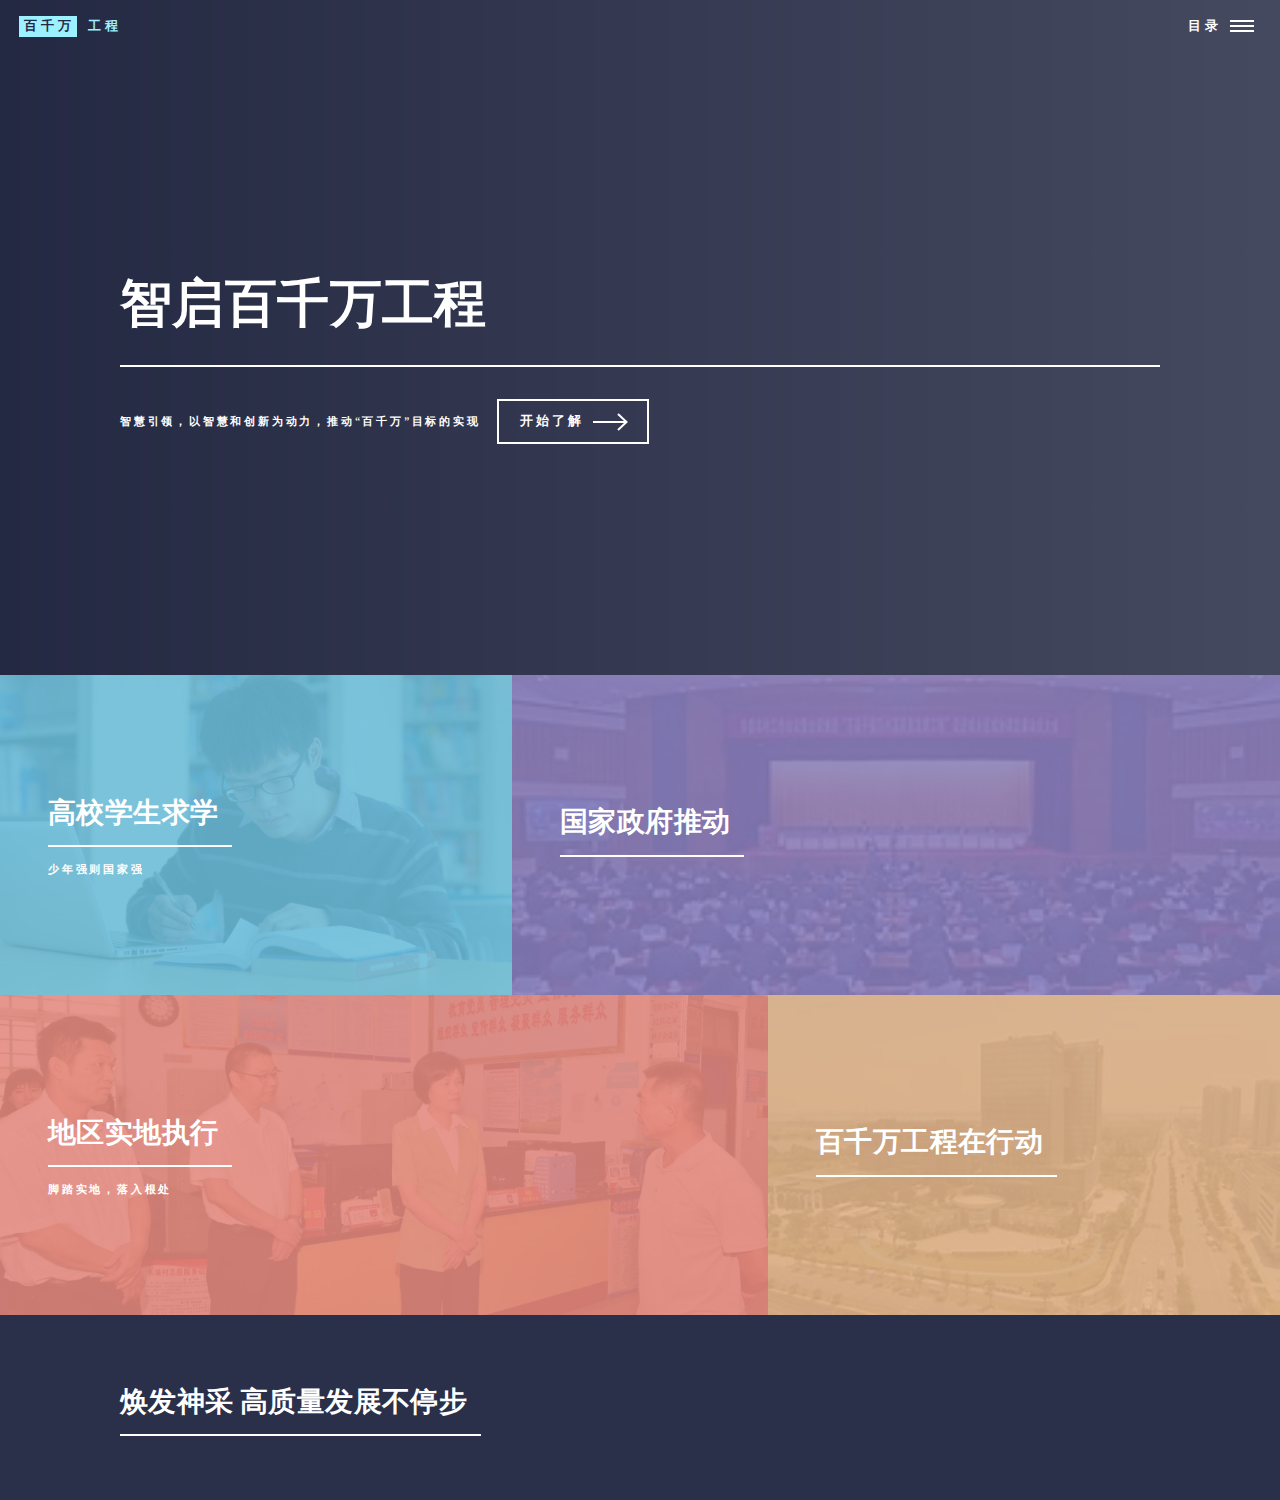
<file: webwork/index.html>
<!DOCTYPE HTML>
<!--
	Forty by HTML5 UP
	html5up.net | @ajlkn
	Free for personal and commercial use under the CCA 3.0 license (html5up.net/license)
-->
<html>
	<head>
		<title>智创百千万工程</title>
		<meta charset="utf-8" />
		<meta name="viewport" content="width=device-width, initial-scale=1, user-scalable=no" />
		<link rel="stylesheet" href="assets/css/main.css" />
		<noscript><link rel="stylesheet" href="assets/css/noscript.css" /></noscript>
	</head>
	<body class="is-preload">

		<!-- Wrapper -->
			<div id="wrapper">

				<!-- Header -->
					<header id="header" class="alt">
						<a href="index.html" class="logo"><strong>百千万</strong> <span>工程</span></a>
						<nav>
							<a href="#menu">目录</a>
						</nav>
					</header>

				<!-- Menu -->
					<nav id="menu">
						<ul class="links">
							<li><a href="index.html">首页</a></li>
							<li><a href="landing.html">高校学生</a></li>
							<li><a href="generic.html">国家政府</a></li>
							<li><a href="elements.html">基层地区</a></li>
							<li><a href="vision.html">百千万工程在行动</a></li>
						</ul>
					</nav>

				<!-- Banner -->
					<section id="banner" class="major">
						<div class="inner">
							<header class="major">
								<h1>智启百千万工程</h1>
							</header>
							<div class="content">
								<p>智慧引领，以智慧和创新为动力，推动“百千万”目标的实现</p>
								<ul class="actions">
									<li><a href="#one" class="button next scrolly">开始了解</a></li>
								</ul>
							</div>
						</div>
						<!-- <img src="images/scene.jpg" alt="test"> -->
					</section>

				<!-- Main -->
					<div id="main">

						<!-- One -->
							<section id="one" class="tiles">
								<article>
									<span class="image">
										<img src="images/stu.jpg" alt="" />
									</span>
									<header class="major">
										<h3><a href="landing.html" class="link">高校学生求学</a></h3>
										<p>少年强则国家强</p>
									</header>
								</article>
								<article>
									<span class="image">
										<img src="images/gov.jpg" alt="" />
									</span>
									<header class="major">
										<h3><a href="generic.html" class="link">国家政府推动</a></h3>
										<p></p>
									</header>
								</article>
								<article>
									<span class="image">
										<img src="images/region.jpg" alt="" />
									</span>
									<header class="major">
										<h3><a href="elements.html" class="link">地区实地执行</a></h3>
										<p>脚踏实地，落入根处</p>
									</header>
								</article>
								<article>
									<span class="image">
										<img src="images/gain.jpg" alt="" />
									</span>
									<header class="major">
										<h3><a href="vision.html" class="link">百千万工程在行动</a></h3>
										<p></p>
									</header>
								</article>
							</section>

						<!-- Two -->
							<section id="two">
								<div class="inner">
									<header class="major">
										<h2>焕发神采 高质量发展不停步</h2>
									</header>
									<p></p>
								</div>
							</section>

					</div>

				
		<!-- Scripts -->
			<script src="assets/js/jquery.min.js"></script>
			<script src="assets/js/jquery.scrolly.min.js"></script>
			<script src="assets/js/jquery.scrollex.min.js"></script>
			<script src="assets/js/browser.min.js"></script>
			<script src="assets/js/breakpoints.min.js"></script>
			<script src="assets/js/util.js"></script>
			<script src="assets/js/main.js"></script>

	</body>
</html>
</file>
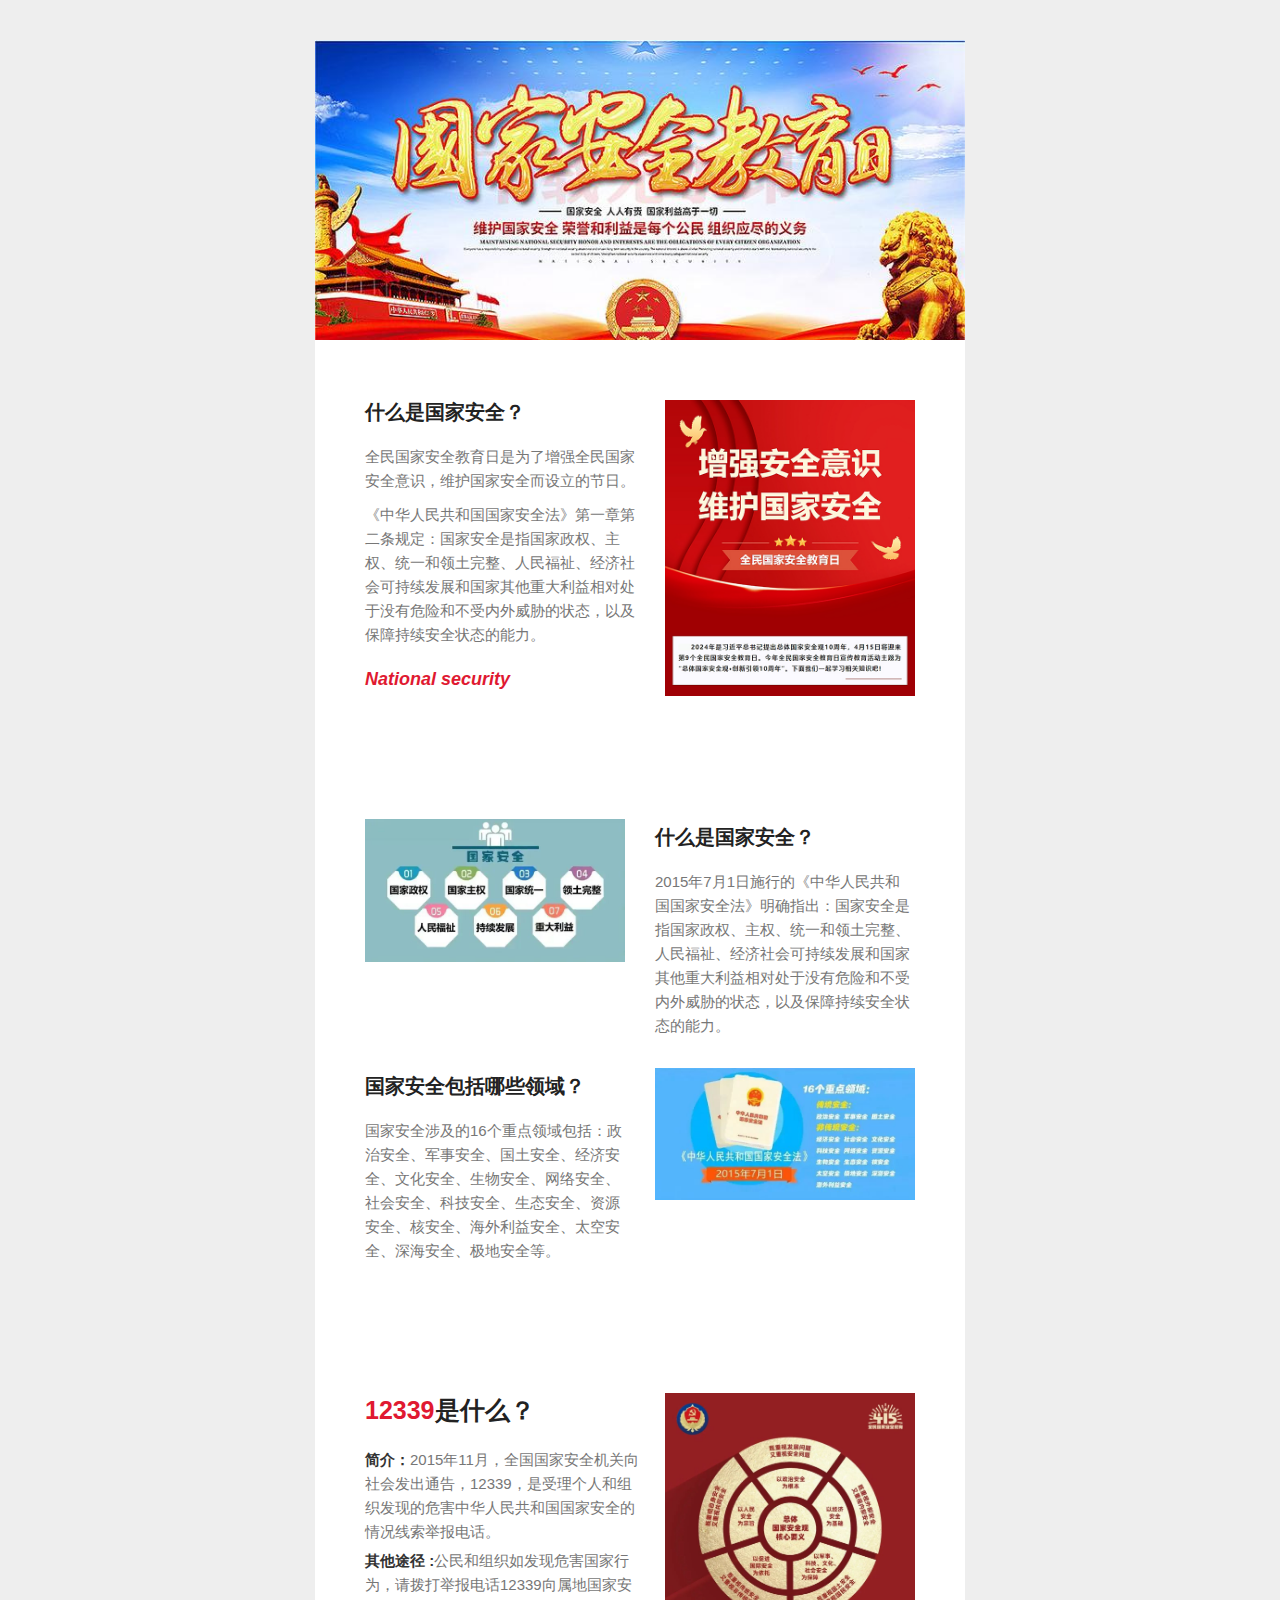
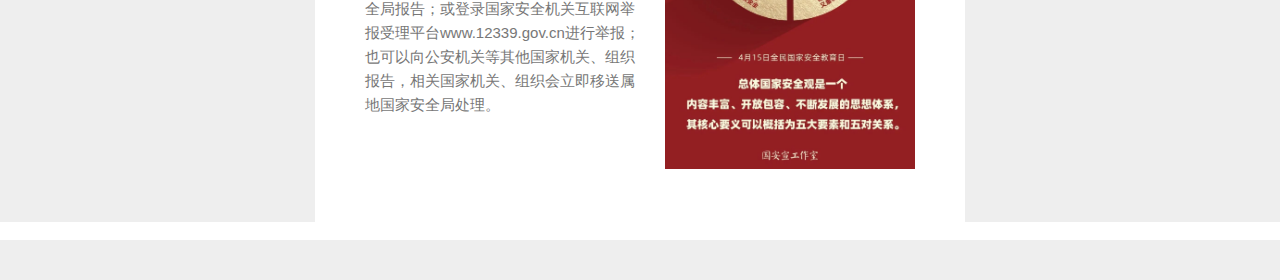
<file: doubleH/国家安全日.html>
<!DOCTYPE html>
<!-- saved from url=(0170)file:///C:/Users/ASUS/Desktop/%E6%96%B0%E5%B9%B4%E5%9C%A3%E8%AF%9E%E6%99%9A%E4%BC%9A%E5%96%9C%E5%BA%86%E5%8D%95%E9%A1%B5html%E7%BD%91%E7%AB%99%E6%A8%A1%E6%9D%BF/3333.html -->
<html lang="en"><head><meta http-equiv="Content-Type" content="text/html; charset=UTF-8">
    <title></title>
    
    <meta name="viewport" content="width=device-width, initial-scale=1.0">
    <meta http-equiv="X-UA-Compatible" content="ie=edge">
    <meta name="keywords" content="Email Templates, Newsletters, Marketing Email templates, 
	Webdesign, free Newsletter">
    <link rel="stylesheet" href="./国家安全日_files/style.css">

</head>

<body>
    <table border="0" width="100%" cellpadding="0" cellspacing="0" style="background-color: #eee;">
        <tbody><tr>
            <td class="top-text" height="40">
            </td>
        </tr>
    </tbody></table>
    <!-- banner -->
    <table border="0" width="100%" cellpadding="0" cellspacing="0" style="background-color: #eee;">
        <tbody><tr>
            <td width="100%" align="center" valign="top">
                <!-- main content -->
                <table width="650" border="0" cellpadding="0" cellspacing="0" align="center" class="container top-header-left w3l-email-container">
                    <!-- banner -->
                    <tbody><tr class="overlay">
                        <td>
                            <table class="ban" width="100%" border="0" align="center" cellpadding="0" cellspacing="0" bgcolor="222" style="background:url(images/国家安全日4.jpg);background-size: cover; height: 300px;">
                                <tbody class="layer" style="background: rgba(0, 0, 0, 0);">
                                    <!--head_part-->
                                    <tr>
                                        <td class="pad-respo">
                                            <table width="100%" border="0" cellspacing="0" cellpadding="0">
                                                <tbody>
                                                    <tr>
                                                        <td>
                                                        </td>
                                                    </tr>
                                                </tbody>
                                            </table>
                                        </td>
                                    </tr>
                                </tbody>
                            </table>
                        </td>
                    </tr>
                </tbody></table>
            </td>
        </tr>
    </tbody></table>
    <!-- //banner -->

    <!-- What we do -->
    <table align="center" border="0" cellpadding="0" cellspacing="0" class="w3l-scale" style="background-color: #eee" width="100%">
        <tbody><tr>
            <td>
                <table align="center" border="0" cellpadding="0" cellspacing="0" class="w3l-scale" style="background-color: #FFFFFF" width="650">
                    <tbody><tr>
                        <td class="gap-responsive-top" height="60">&nbsp;</td>
                    </tr>
                    <tr>
                        <td>
                            <table align="center" border="0" cellpadding="0" cellspacing="0" class="w3l-scale" width="550">
                                <tbody><tr>
                                    <td>
                                        <table align="left" border="0" cellpadding="0" cellspacing="0" class="pro1-w3 scale w3l-scale" style=" font-size: 14px; color: #9b9b9b;" width="250">
                                            <tbody><tr>
                                                <td class="w3l-scale-left-both">
                                                    <table align="right" border="0" cellpadding="0" cellspacing="0" class="w3l-scale" width="280">
                                                        <tbody><tr>
                                                            <td style="font-size: 20px; line-height: 25px; font-weight: 600; color: #222;">什么是国家安全？</td>
                                                        </tr>
                                                        <tr>
                                                            <td height="20" style="font-size: 1px;">&nbsp;</td>
                                                        </tr>
                                                        <tr>
                                                            <td style=" font-size: 15px; color: #777; line-height: 24px;">全民国家安全教育日是为了增强全民国家安全意识，维护国家安全而设立的节日。</td>
                                                        </tr>
                                                        <tr>
                                                            <td height="10" style="font-size: 1px;">&nbsp;</td>
                                                        </tr>
                                                        <tr>
                                                            <td style=" font-size: 15px; color: #777; line-height: 24px;">《中华人民共和国国家安全法》第一章第二条规定：国家安全是指国家政权、主权、统一和领土完整、人民福祉、经济社会可持续发展和国家其他重大利益相对处于没有危险和不受内外威胁的状态，以及保障持续安全状态的能力。</td>
                                                        </tr>
                                                    </tbody></table>
                                                </td>
                                            </tr>
                                            <tr>
                                                <td height="20">&nbsp;</td>
                                            </tr>
                                            <tr>
                                                <td class="w3l-scale-left-both"> <a href="file:///C:/Users/ASUS/Desktop/%E6%96%B0%E5%B9%B4%E5%9C%A3%E8%AF%9E%E6%99%9A%E4%BC%9A%E5%96%9C%E5%BA%86%E5%8D%95%E9%A1%B5html%E7%BD%91%E7%AB%99%E6%A8%A1%E6%9D%BF/index.html#readmore" style="
                                                    color: #E01931;
                                                    display: inline-block;
                                                    text-decoration: none;
                                                    font-size: 18px;
                                                    line-height: 25px;
                                                    font-style: italic;
                                                    font-weight: 600;">National security</a>
                                                </td>
                                            </tr>
                                        </tbody></table>
                                        <table align="right" border="0" cellpadding="0" cellspacing="0" class="pro1-w3 scale w3l-scale" style="font-size: 14px; color: #9b9b9b;" width="250">
                                            <tbody><tr>
                                                <td align="right" class=""><a href="file:///C:/Users/ASUS/Desktop/%E6%96%B0%E5%B9%B4%E5%9C%A3%E8%AF%9E%E6%99%9A%E4%BC%9A%E5%96%9C%E5%BA%86%E5%8D%95%E9%A1%B5html%E7%BD%91%E7%AB%99%E6%A8%A1%E6%9D%BF/index.html#url"><img src="./国家安全日_files/国家安全日1.jpg" class="img-responsive" style="background: #f8f9fa;"></a>
                                                </td>
                                            </tr>
                                        </tbody></table>
                                    </td>
                                </tr>
                                <tr>
                                    <td class="gap-responsive" height="60">&nbsp;</td>
                                </tr>
                            </tbody></table>
                        </td>
                    </tr>
                </tbody></table>
            </td>
        </tr>
    </tbody></table>
    <!-- //What we do -->

    <!-- banner-bottom -->
    <table width="100%" border="0" cellspacing="0" cellpadding="0" align="center" style="width: 100%; background-color: #eee;" mc:variant="about-email">
        <tbody><tr>
            
        </tr>
    </tbody></table>
    <!-- banner-bottom -->

    <!-- side column -->
    <table align="center" border="0" cellpadding="0" cellspacing="0" class="w3l-scale" style="background-color: #eee" width="100%">
        <tbody><tr>
            <td>
                <table align="center" border="0" cellpadding="0" cellspacing="0" class="w3l-scale" style="background-color: #FFFFFF" width="650">
                    <tbody><tr>
                        <td class="gap-responsive-top" height="60">&nbsp;</td>
                    </tr>
                    <tr>
                        <td>
                            <table align="center" border="0" cellpadding="0" cellspacing="0" class="w3l-scale" width="550">
                                <tbody><tr>
                                    <td>
                                        <table align="left" border="0" cellpadding="0" cellspacing="0" class="pro1-w3 scale w3l-scale" style="font-size: 14px; color: #9b9b9b;" width="260">
                                            <tbody><tr>
                                                <td align="right" class="w3l-scale-center-both img-top-margin"><a href="file:///C:/Users/ASUS/Desktop/%E6%96%B0%E5%B9%B4%E5%9C%A3%E8%AF%9E%E6%99%9A%E4%BC%9A%E5%96%9C%E5%BA%86%E5%8D%95%E9%A1%B5html%E7%BD%91%E7%AB%99%E6%A8%A1%E6%9D%BF/index.html#url"><img src="./国家安全日_files/国家安全日2.jpg" class="img-responsive" style="background: #f8f9fa;"></a>
                                                </td>
                                            </tr>
                                            <tr>
                                                <td height="20">&nbsp;</td>
                                            </tr>
                                        </tbody></table>
                                        <table align="right" border="0" cellpadding="0" cellspacing="0" class="pro1-w3 scale w3l-scale" style=" font-size: 14px; color: #9b9b9b;" width="260">
                                            <tbody><tr>
                                                <td class="w3l-scale-left-both">
                                                    <table align="right" border="0" cellpadding="0" cellspacing="0" class="w3l-scale" width="260">
                                                        <tbody>
                                                        <tr>
                                                            <td height="6" style="font-size: 1px;">&nbsp;</td>
                                                        </tr>
                                                        <tr>
                                                            <td style="font-size: 20px; line-height: 25px; font-weight: 600; color: #222;">什么是国家安全？</td>
                                                        </tr>
                                                        <tr>
                                                            <td height="20" style="font-size: 1px;">&nbsp;</td>
                                                        </tr>
                                                        <tr>
                                                            <td style=" font-size: 15px; color: #777; line-height: 24px;">2015年7月1日施行的《中华人民共和国国家安全法》明确指出：国家安全是指国家政权、主权、统一和领土完整、人民福祉、经济社会可持续发展和国家其他重大利益相对处于没有危险和不受内外威胁的状态，以及保障持续安全状态的能力。</td>
                                                        </tr>
                                                    </tbody></table>
                                                </td>
                                            </tr>
                                        </tbody></table>
                                    </td>
                                </tr>
                                <tr>
                                    <td height="30">&nbsp;</td>
                                </tr>
                                <tr>
                                    <td>
                                        <table align="left" border="0" cellpadding="0" cellspacing="0" class="pro1-w3 scale w3l-scale" style=" font-size: 14px; color: #9b9b9b;" width="260">
                                            <tbody><tr>
                                                <td class="w3l-scale-left-both">
                                                    <table align="right" border="0" cellpadding="0" cellspacing="0" class="w3l-scale" width="260">
                                                        <tbody><tr>
                                                            
                                                        </tr>
                                                        <tr>
                                                            <td height="6" style="font-size: 1px;">&nbsp;</td>
                                                        </tr>
                                                        <tr>
                                                            <td style="font-size: 20px; line-height: 25px; font-weight: 600; color: #222;">国家安全包括哪些领域？</td>
                                                        </tr>
                                                        <tr>
                                                            <td height="20" style="font-size: 1px;">&nbsp;</td>
                                                        </tr>
                                                        <tr>
                                                            <td style=" font-size: 15px; color: #777; line-height: 24px;">国家安全涉及的16个重点领域包括：政治安全、军事安全、国土安全、经济安全、文化安全、生物安全、网络安全、社会安全、科技安全、生态安全、资源安全、核安全、海外利益安全、太空安全、深海安全、极地安全等。</td>
                                                        </tr>
                                                    </tbody></table>
                                                </td>
                                            </tr>
                                            <tr>
                                                <td height="20">&nbsp;</td>
                                            </tr>
                                        </tbody></table>
                                        <table align="right" border="0" cellpadding="0" cellspacing="0" class="pro1-w3 scale w3l-scale" style="font-size: 14px; color: #9b9b9b;" width="260">
                                            <tbody><tr>
                                                <td align="right" class="w3l-scale-center-both img-top-margin"><a href="file:///C:/Users/ASUS/Desktop/%E6%96%B0%E5%B9%B4%E5%9C%A3%E8%AF%9E%E6%99%9A%E4%BC%9A%E5%96%9C%E5%BA%86%E5%8D%95%E9%A1%B5html%E7%BD%91%E7%AB%99%E6%A8%A1%E6%9D%BF/index.html#url"><img src="./国家安全日_files/国家安全日3.jpg" class="img-responsive" style="background: #f8f9fa;"></a>
                                                </td>
                                            </tr>
                                        </tbody></table>
                                    </td>
                                </tr>
                                <tr>
                                    <td class="gap-responsive" height="60">&nbsp;</td>
                                </tr>
                            </tbody></table>
                        </td>
                    </tr>
                </tbody></table>
            </td>
        </tr>
    </tbody></table>
    <!-- //side column -->

    <!-- welcome -->
    <table align="center" border="0" cellpadding="0" cellspacing="0" class="w3l-scale" style="background-color: #eee" width="100%">

        <tbody><tr>
            
        </tr>
    </tbody></table>
    <!-- //welcome -->

    <!-- party -->
    <table align="center" border="0" cellpadding="0" cellspacing="0" class="w3l-scale" style="background-color: #eee" width="100%">
        <tbody><tr>
            <td>
                <table align="center" border="0" cellpadding="0" cellspacing="0" class="w3l-scale" style="background-color: #FFFFFF" width="650">
                    <tbody><tr>
                        <td class="gap-responsive-top" height="50">&nbsp;</td>
                    </tr>
                    <tr>
                        <td>
                            <table align="center" border="0" cellpadding="0" cellspacing="0" class="w3l-scale" width="550">
                                <tbody><tr>
                                    <td>
                                        <table align="left" border="0" cellpadding="0" cellspacing="0" class="pro1-w3 scale w3l-scale" style=" font-size: 14px; color: #9b9b9b;" width="250">
                                            <tbody><tr>
                                                <td class="w3l-scale-left-both">
                                                    <table align="right" border="0" cellpadding="0" cellspacing="0" class="w3l-scale" width="280">
                                                        <tbody><tr>
                                                            <td style="font-size: 25px; line-height: 35px; font-weight: 600; color: #222;">
                                                                <span style="color: #E01931;">12339</span>是什么？</td>
                                                        </tr>
                                                        <tr>
                                                            <td height="20" style="font-size: 1px;">&nbsp;</td>
                                                        </tr>
                                                        <tr>
                                                            <td style=" font-size: 15px;color: #777;line-height: 24px;">
                                                                <strong style="color: #333">简介：</strong>2015年11月，全国国家安全机关向社会发出通告，12339，是受理个人和组织发现的危害中华人民共和国国家安全的情况线索举报电话。</td>
                                                        </tr>
                                                        <tr>
                                                            <td height="5" style="font-size: 1px;">&nbsp;</td>
                                                        </tr>
                                                        <tr>
                                                            <td style=" font-size: 15px;color: #777;line-height: 24px;">
                                                                <strong style="color: #333">其他途径 :</strong>公民和组织如发现危害国家行为，请拨打举报电话12339向属地国家安全局报告；或登录国家安全机关互联网举报受理平台www.12339.gov.cn进行举报；也可以向公安机关等其他国家机关、组织报告，相关国家机关、组织会立即移送属地国家安全局处理。</td>
                                                        </tr>
                                                        
                                                        
                                                        <tr>
                                                            <td height="20" style="font-size: 1px;">&nbsp;</td>
                                                        </tr>
                                                        <tr align="left">
                                                            
                                                        </tr>
                                                        <tr>
                                                            <td height="10" style="font-size: 1px;">&nbsp;</td>
                                                        </tr>
                                                    </tbody></table>
                                                </td>
                                            </tr>
                                            <tr>
                                                <td height="20">&nbsp;</td>
                                            </tr>
                                        </tbody></table>
                                        <table align="right" border="0" cellpadding="0" cellspacing="0" class="pro1-w3 scale w3l-scale" style="font-size: 14px; color: #9b9b9b;" width="250">
                                            <tbody><tr>
                                                <td align="right" class="w3l-scale-center-both img-top-margin"><a href="file:///C:/Users/ASUS/Desktop/%E6%96%B0%E5%B9%B4%E5%9C%A3%E8%AF%9E%E6%99%9A%E4%BC%9A%E5%96%9C%E5%BA%86%E5%8D%95%E9%A1%B5html%E7%BD%91%E7%AB%99%E6%A8%A1%E6%9D%BF/index.html#url"><img src="./国家安全日_files/国家安全日7.jpg" class="img-responsive" style="background: #f8f9fa;"></a>
                                                </td>
                                            </tr>
                                        </tbody></table>
                                    </td>
                                </tr>
                                <tr>
                                    <td class="gap-responsive" height="50">&nbsp;</td>
                                </tr>
                            </tbody></table>
                        </td>
                    </tr>
                </tbody></table>
            </td>
        </tr>
    </tbody></table>
    <!-- //party -->

    <!-- footer -->
    <table align="center" border="0" cellpadding="0" cellspacing="0" class="w3l-scale" style="background-color: #eee" width="100%">
        <tbody><tr>
            <td>
                <table align="center" border="0" cellpadding="0" cellspacing="0" class="w3l-scale" style="background-color: #f8f9fa" width="650">
                    <tbody><tr>
                        
                    </tr>

                </tbody></table>

            </td>
        </tr>

    </tbody></table>
    <!-- //footer -->

    <marquee behavior="scroll" direction="left" scrollamount="5">
        
         
         
         
         
    </marquee><table border="0" width="100%" cellpadding="0" cellspacing="0" style="background-color: #eee;">
        <tbody><tr>
     
            <td class="top-text" height="40">
            </td>
        </tr>
    </tbody></table>


</body></html>
</file>
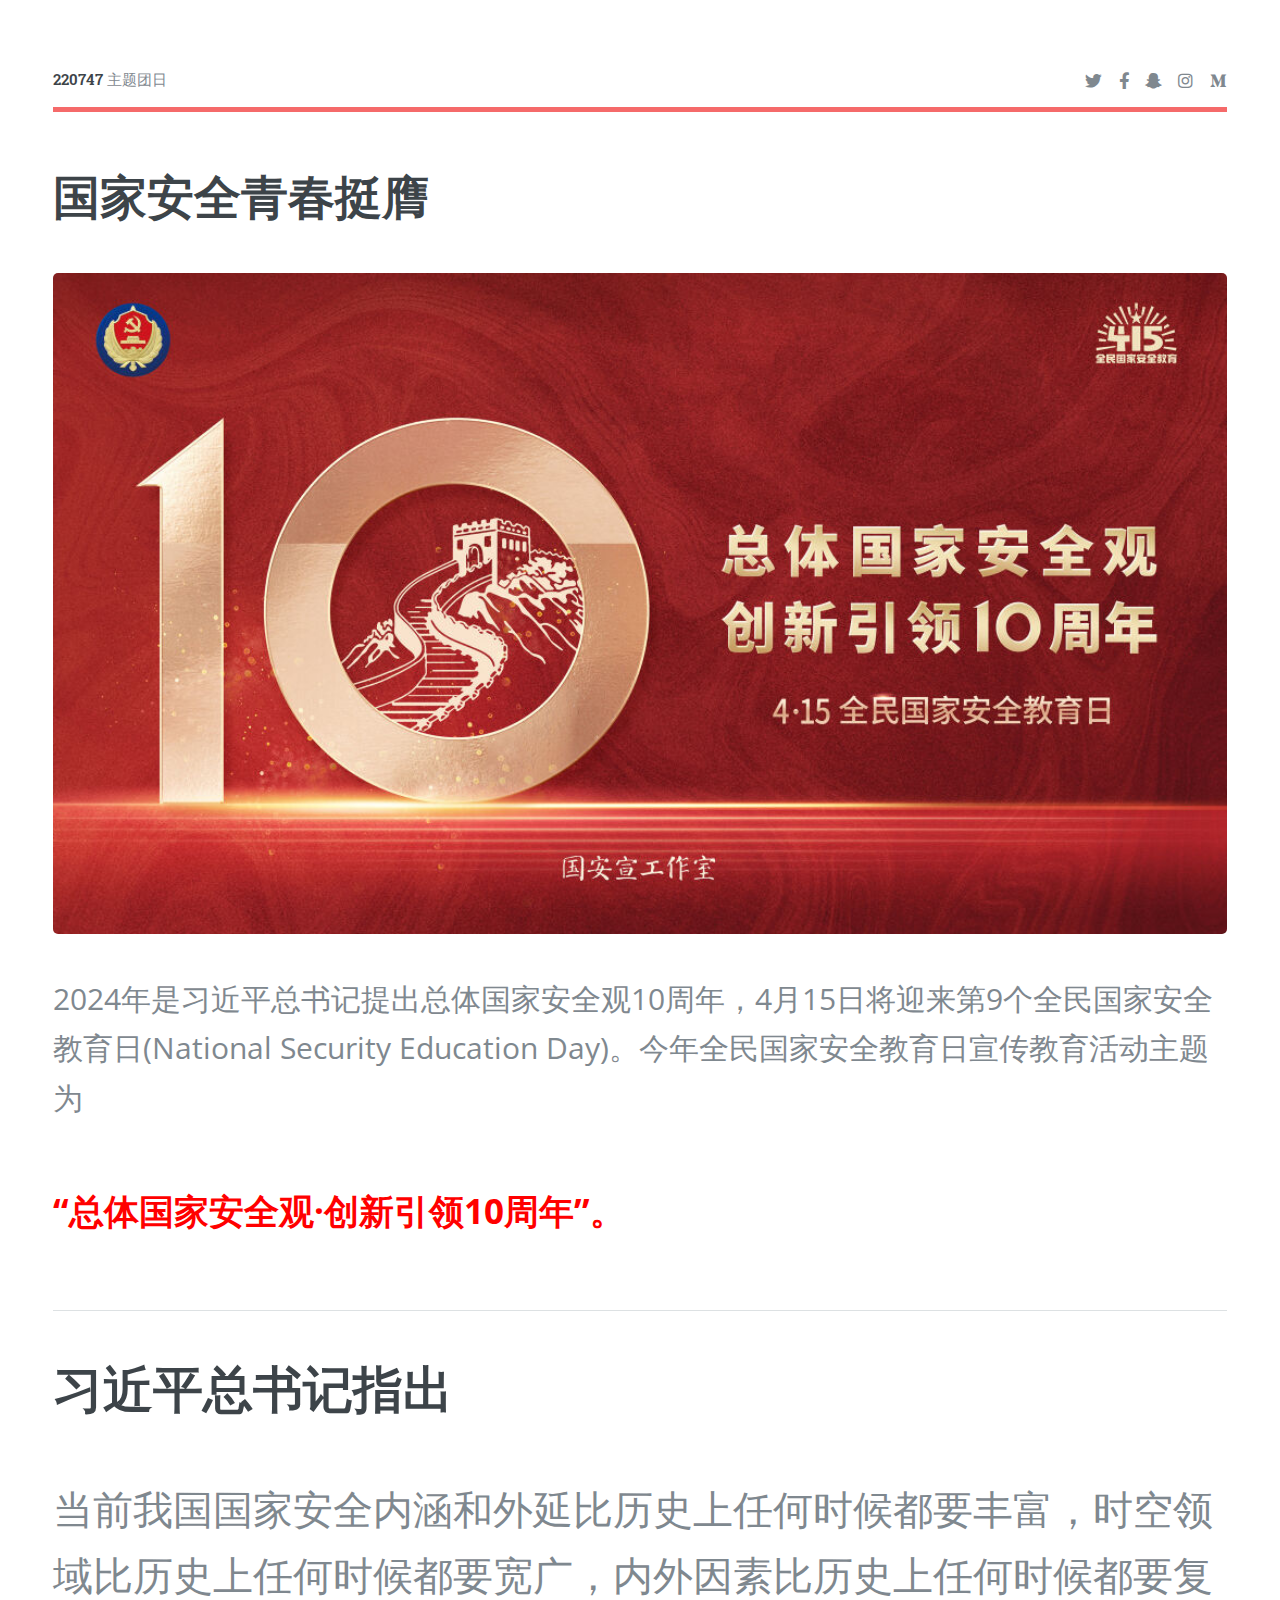
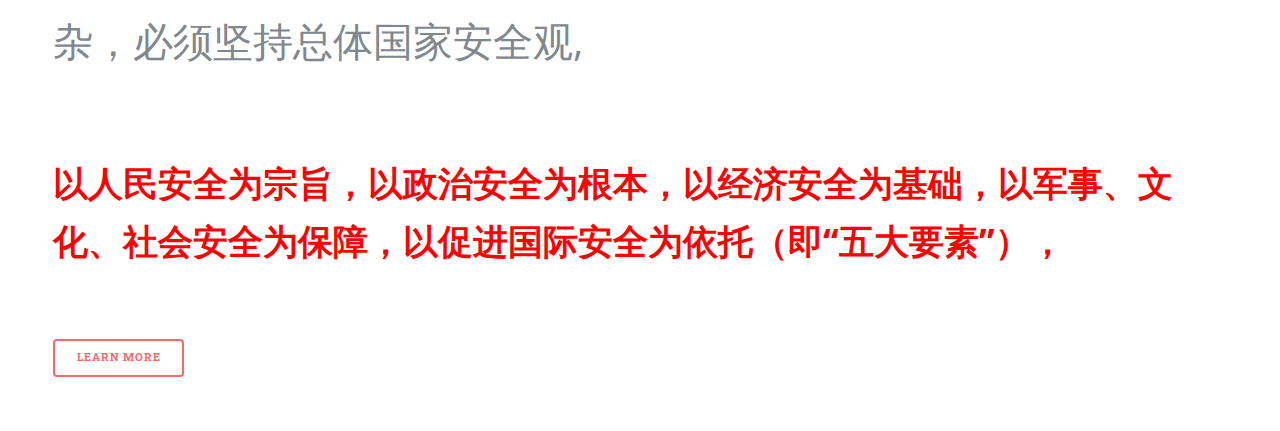
<file: ing/anquan.html>
<!DOCTYPE HTML>
<!--
	Editorial by HTML5 UP
	html5up.net | @ajlkn
	Free for personal and commercial use under the CCA 3.0 license (html5up.net/license)
-->
<html>
	<head>
		<title>Generic - Editorial by HTML5 UP</title>
		<meta charset="utf-8" />
		<meta name="viewport" content="width=device-width, initial-scale=1, user-scalable=no" />
		<link rel="stylesheet" href="assets/css/main.css" />
	</head>
	<body class="is-preload">

		<!-- Wrapper -->
			<div id="wrapper">

				<!-- Main -->
					<div id="main">
						<div class="inner">

							<!-- Header -->
								<header id="header">
									<a href="index.html" class="logo"><strong>220747</strong> 主题团日</a>
									<ul class="icons">
										<li><a href="#" class="icon brands fa-twitter"><span class="label">Twitter</span></a></li>
										<li><a href="#" class="icon brands fa-facebook-f"><span class="label">Facebook</span></a></li>
										<li><a href="#" class="icon brands fa-snapchat-ghost"><span class="label">Snapchat</span></a></li>
										<li><a href="#" class="icon brands fa-instagram"><span class="label">Instagram</span></a></li>
										<li><a href="#" class="icon brands fa-medium-m"><span class="label">Medium</span></a></li>
									</ul>
								</header>

							<!-- Content -->
								<section>
									<header class="main">
										<h1>国家安全青春挺膺</h1>
									</header>

									<span class="image main"><img src="images/640.jpg" alt="" /></span>

									<p  style="font-size: 30px;">2024年是习近平总书记提出总体国家安全观10周年，4月15日将迎来第9个全民国家安全教育日(National Security Education Day)。今年全民国家安全教育日宣传教育活动主题为<p   style="font-weight: bold; color: red;font-size: 35px;">“总体国家安全观·创新引领10周年”。</p></p>
									<hr class="major" />

									<h2 style="font-size: 50px; font-weight: bold;" >习近平总书记指出</h2>
                                        <p style="font-size: 40px;">当前我国国家安全内涵和外延比历史上任何时候都要丰富，时空领域比历史上任何时候都要宽广，内外因素比历史上任何时候都要复杂，必须坚持总体国家安全观,<p style="font-weight: bold; color: red;font-size: 35px;">以人民安全为宗旨，以政治安全为根本，以经济安全为基础，以军事、文化、社会安全为保障，以促进国际安全为依托（即“五大要素”），</p></p>
                                        <ul class="actions">
											<li><a href="https://mp.weixin.qq.com/s/EfTsQ1sWdKvHCNmOPE9Prw" class="button big">Learn More</a></li>
										</ul>
								</section>
	<!-- Content -->
								
						</div>
					</div>

				
					</div>

			</div>

		<!-- Scripts -->
			<script src="assets/js/jquery.min.js"></script>
			<script src="assets/js/browser.min.js"></script>
			<script src="assets/js/breakpoints.min.js"></script>
			<script src="assets/js/util.js"></script>
			<script src="assets/js/main.js"></script>

	</body>
</html>
</file>
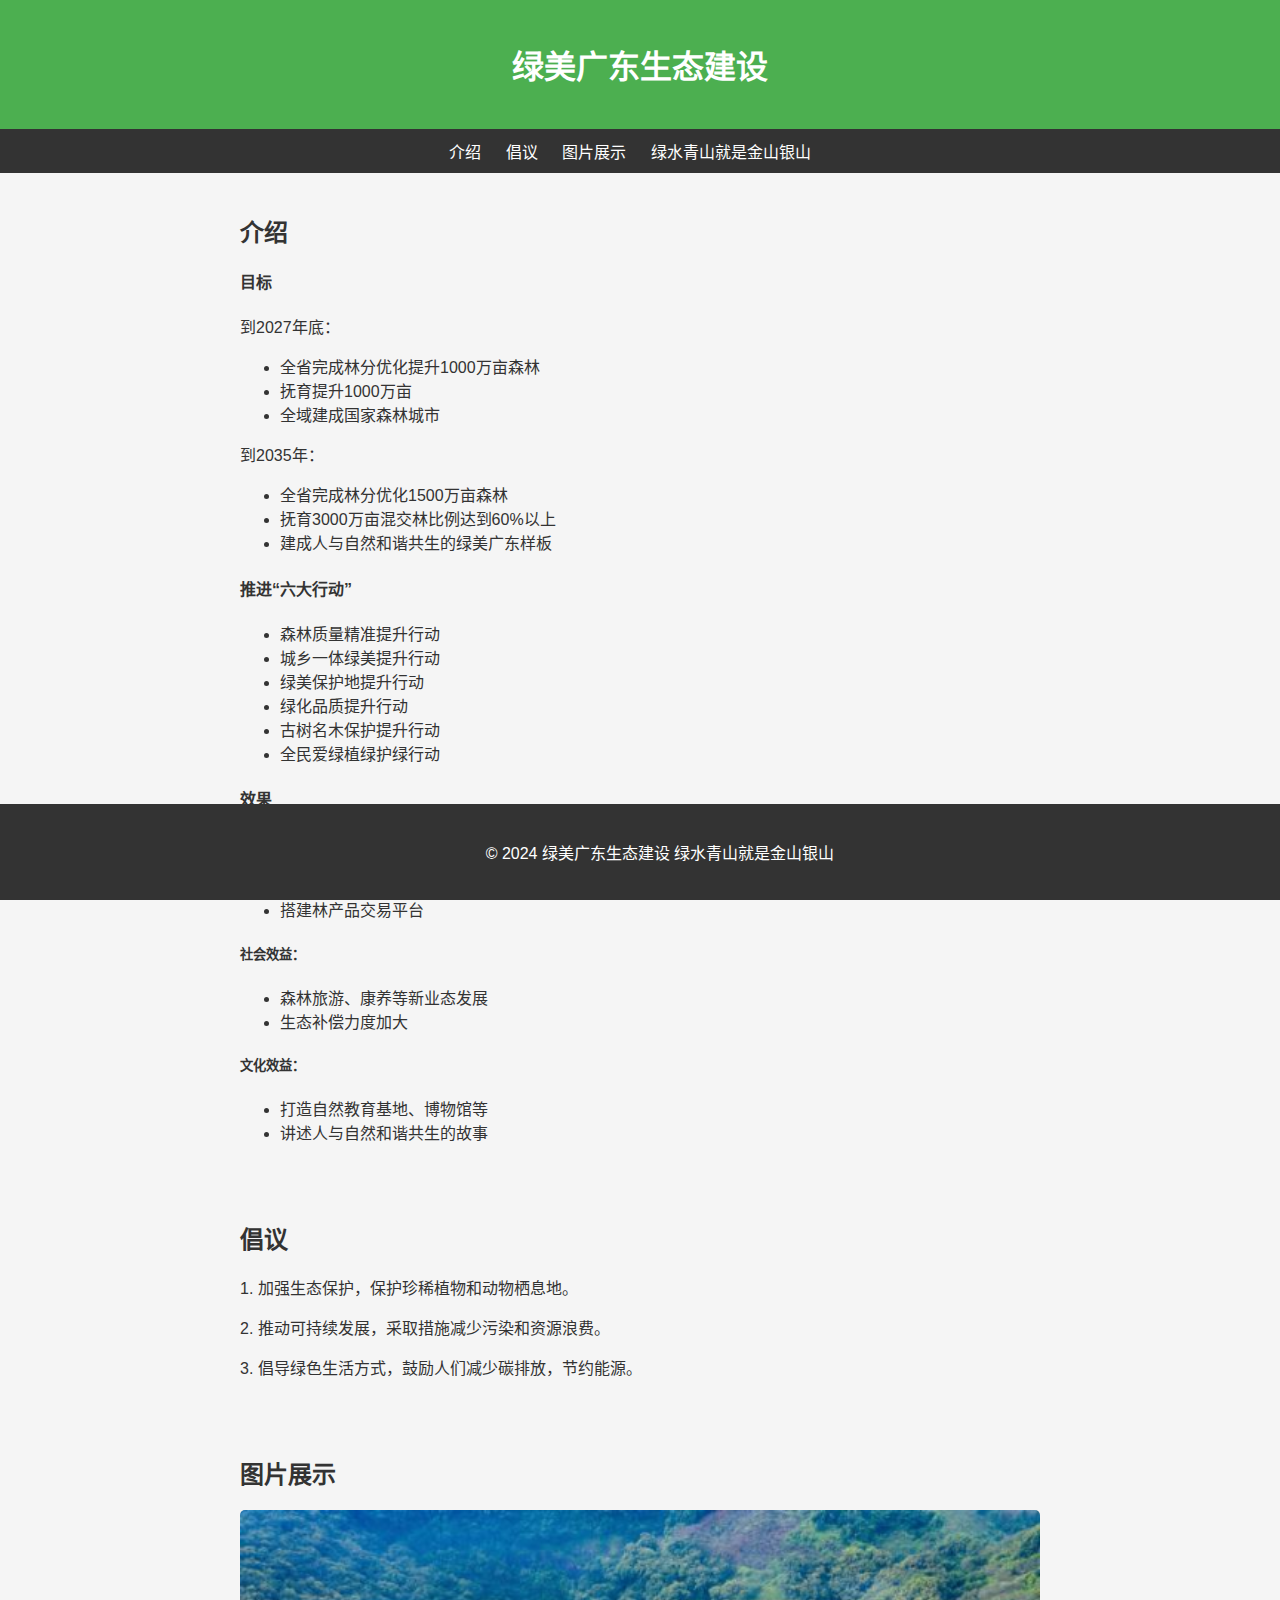
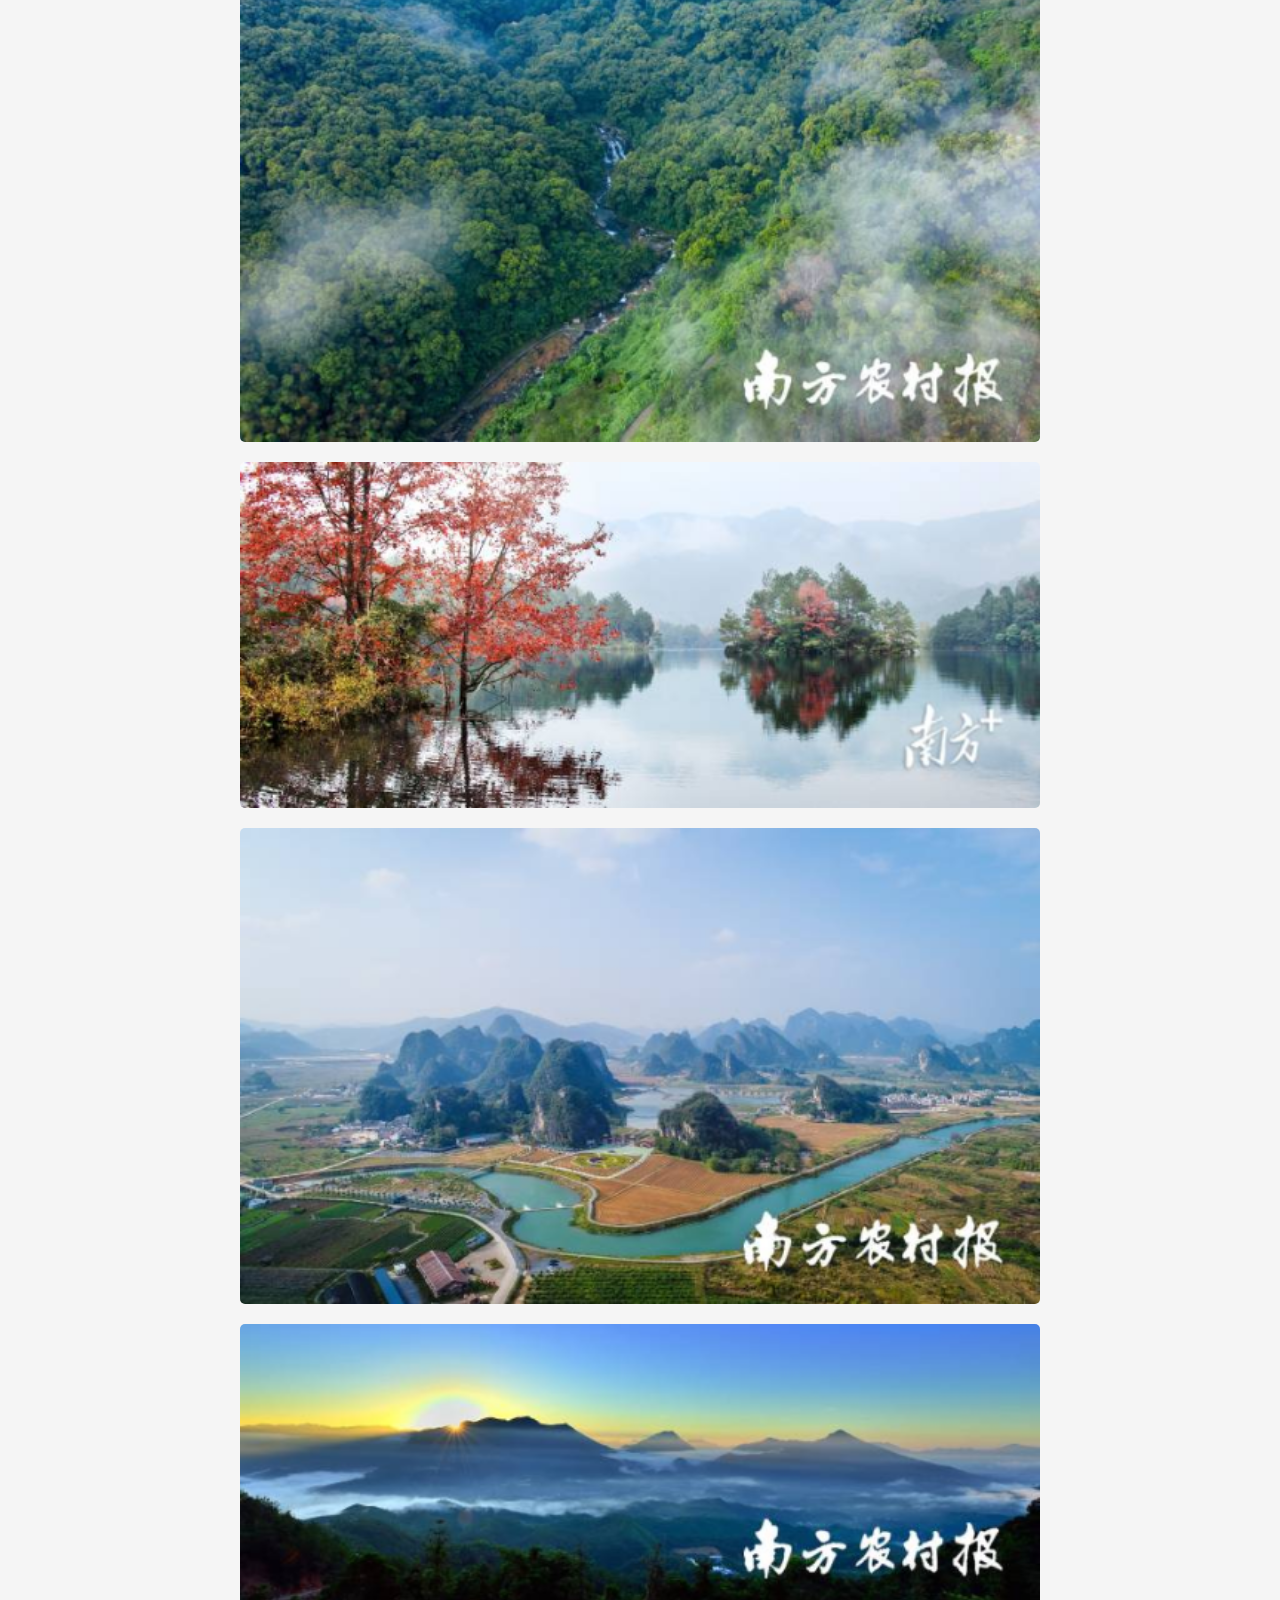
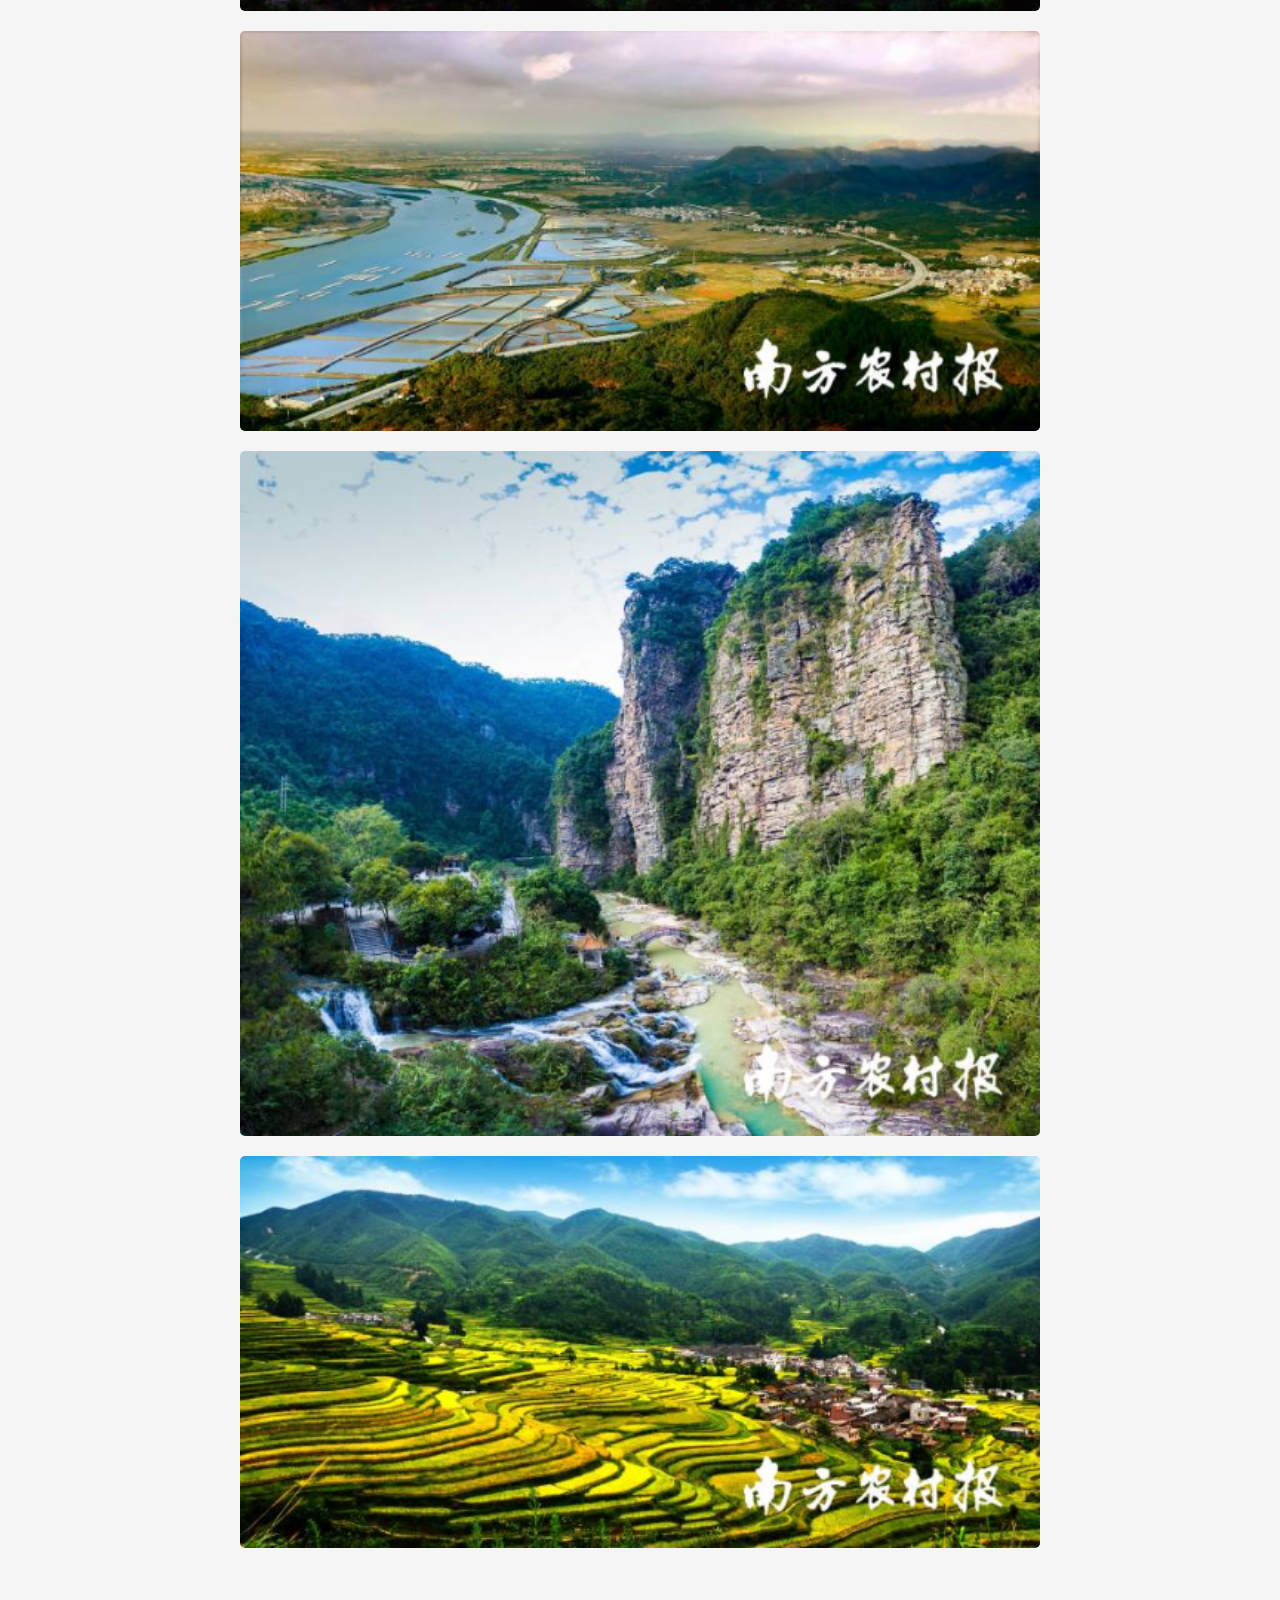
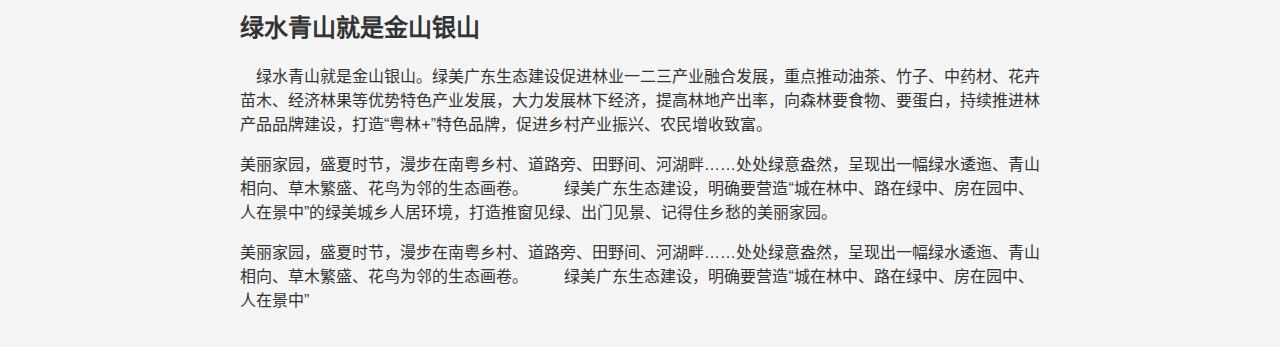
<file: makeByzjx/tuanri2.html>
<!DOCTYPE html>
<html lang="zh-CN">
<head>
    <meta charset="UTF-8">
    <meta name="viewport" content="width=device-width, initial-scale=1.0">
    <title>绿美广东生态建设</title>
    
    <style>
        body {
            font-family: Arial, sans-serif;
            margin: 0;
            padding: 0;
            background-color: #f5f5f5;
            color: #333;
        }

        header {
            background-color: #4CAF50;
            color: #fff;
            padding: 20px;
            text-align: center;
        }

        nav {
            background-color: #333;
            color: #fff;
            padding: 10px 20px;
            text-align: center;
        }

        nav ul {
            list-style-type: none;
            padding: 0;
            margin: 0;
        }

        nav ul li {
            display: inline;
            margin-right: 20px;
        }

        nav ul li a {
            color: #fff;
            text-decoration: none;
        }

        section {
            padding: 20px;
        }

        .container {
            max-width: 800px;
            margin: auto;
        }

        .gallery {
            display: grid;
            grid-template-columns: repeat(auto-fit, minmax(200px, 1fr));
            grid-gap: 20px;
            margin-top: 20px;
        }

        .gallery img {
            width: 100%;
            height: auto;
            border-radius: 5px;
        }

        footer {
            background-color: #333;
            color: #fff;
            text-align: center;
            padding: 20px;
            position: fixed;
            bottom: 0;
            width: 100%;
        }
    </style>
  
</head>
<body>
    
    <header>
        <h1>绿美广东生态建设</h1>
    </header>
    <nav>
        <ul>
            <li><a href="#introduction">介绍</a></li>
            <li><a href="#initiatives">倡议</a></li>
            <li><a href="#gallery">图片展示</a></li>
            <li><a href="#contact">绿水青山就是金山银山</a></li>
        </ul>
    </nav>
    <section id="introduction">
        <div class="container">
            <h2>介绍</h2>
            <p>  <h4>目标</h4>
                <p>到2027年底：</p>
                <ul>
                  <li>全省完成林分优化提升1000万亩森林</li>
                  <li>抚育提升1000万亩</li>
                  <li>全域建成国家森林城市</li>
                </ul>
                <p>到2035年：</p>
                <ul>
                  <li>全省完成林分优化1500万亩森林</li>
                  <li>抚育3000万亩混交林比例达到60%以上</li>
                  <li>建成人与自然和谐共生的绿美广东样板</li>
                </ul>
                
                <h4>推进“六大行动”</h4>
                <ul>
                  <li>森林质量精准提升行动</li>
                  <li>城乡一体绿美提升行动</li>
                  <li>绿美保护地提升行动</li>
                  <li>绿化品质提升行动</li>
                  <li>古树名木保护提升行动</li>
                  <li>全民爱绿植绿护绿行动</li>
                </ul>
                
                <h4>效果</h4>
                <h5>经济效益：</h5>
                <ul>
                  <li>推动优势特色产业发展</li>
                  <li>搭建林产品交易平台</li>
                </ul>
                <h5>社会效益：</h5>
                <ul>
                  <li>森林旅游、康养等新业态发展</li>
                  <li>生态补偿力度加大</li>
                </ul>
                <h5>文化效益：</h5>
                <ul>
                  <li>打造自然教育基地、博物馆等</li>
                  <li>讲述人与自然和谐共生的故事</li>
                </ul>
                </p>
        </div>
    </section>
    <section id="initiatives">
        <div class="container">
            <h2>倡议</h2>
            <p>1. 加强生态保护，保护珍稀植物和动物栖息地。</p>
            <p>2. 推动可持续发展，采取措施减少污染和资源浪费。</p>
            <p>3. 倡导绿色生活方式，鼓励人们减少碳排放，节约能源。</p>
        </div>
    </section>
    <section id="gallery">
        <div class="container">
            <h2>图片展示</h2>
            <div class="gallery">
                <img src="汕尾陆河县椎涛飞瀑.png" alt="绿美广东图片1" title="汕尾陆河县椎涛飞瀑">

            </div>
            <div class="gallery">
                <img src="梅州蕉岭县乡村秋色.png" alt="绿美广东图片1" title="梅州蕉岭县乡村秋色">
               
            </div>
            <div class="gallery">
                <img src="清远英德市九龙小镇.png" alt="绿美广东图片1" title="清远英德市九龙小镇">
               
            </div>
            <div class="gallery">
                <img src="汕尾陆河县.png" alt="绿美广东图片1" title="汕尾陆河县">
               
            </div>
            <div class="gallery">
                <img src="阳江东平镇农村一景.png" alt="绿美广东图片1" title="阳江东平镇农村一景">
               
            </div> 
            <div class="gallery">
                <img src="肇庆封开县千层峰.png" alt="绿美广东图片1" title="肇庆封开县千层峰">
               
            </div>
            <div class="gallery">
                <img src="韶关乐昌市“诗画田园”乡村.png" alt="绿美广东图片1" title="韶关乐昌市“诗画田园”乡村">
               
            </div>
        </div>
    </section>
    <section id="contact">
        <div class="container">
            <h2>绿水青山就是金山银山</h2>
            <p>　绿水青山就是金山银山。绿美广东生态建设促进林业一二三产业融合发展，重点推动油茶、竹子、中药材、花卉苗木、经济林果等优势特色产业发展，大力发展林下经济，提高林地产出率，向森林要食物、要蛋白，持续推进林产品品牌建设，打造“粤林+”特色品牌，促进乡村产业振兴、农民增收致富。</p>
            <p>美丽家园，盛夏时节，漫步在南粤乡村、道路旁、田野间、河湖畔……处处绿意盎然，呈现出一幅绿水逶迤、青山相向、草木繁盛、花鸟为邻的生态画卷。

　　绿美广东生态建设，明确要营造“城在林中、路在绿中、房在园中、人在景中”的绿美城乡人居环境，打造推窗见绿、出门见景、记得住乡愁的美丽家园。</p>
<p>美丽家园，盛夏时节，漫步在南粤乡村、道路旁、田野间、河湖畔……处处绿意盎然，呈现出一幅绿水逶迤、青山相向、草木繁盛、花鸟为邻的生态画卷。

    　　绿美广东生态建设，明确要营造“城在林中、路在绿中、房在园中、人在景中”</p>



        </div>
       
    </section>
    <footer>
        <p >&copy; 2024 绿美广东生态建设  绿水青山就是金山银山</p>
    </footer>
</body>
</html>
</file>
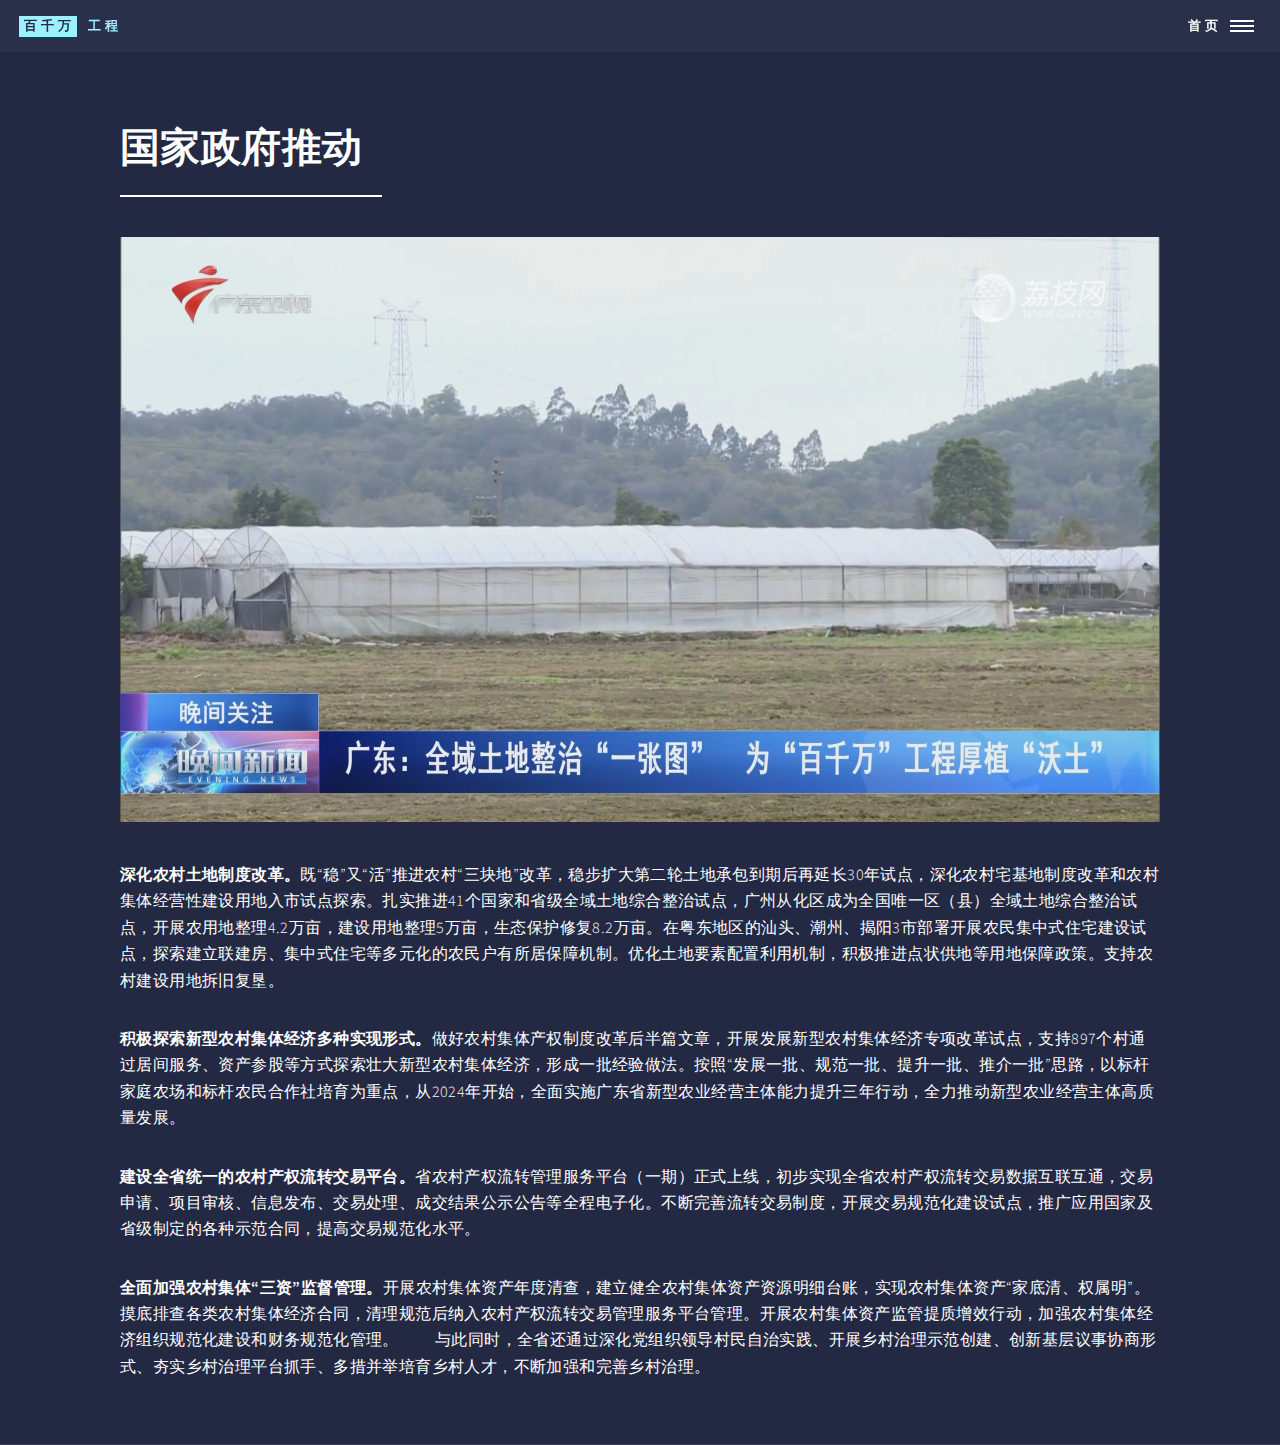
<file: webwork/generic.html>
<!DOCTYPE HTML>
<!--
	Forty by HTML5 UP
	html5up.net | @ajlkn
	Free for personal and commercial use under the CCA 3.0 license (html5up.net/license)
-->
<html>
	<head>
		<title>国家政府- 智创百千万工程</title>
		<meta charset="utf-8" />
		<meta name="viewport" content="width=device-width, initial-scale=1, user-scalable=no" />
		<link rel="stylesheet" href="assets/css/main.css" />
		<noscript><link rel="stylesheet" href="assets/css/noscript.css" /></noscript>
	</head>
	<body class="is-preload">

		<!-- Wrapper -->
			<div id="wrapper">

				<!-- Header -->
					<header id="header">
						<a href="index.html" class="logo"><strong>百千万</strong> <span>工程</span></a>
						<nav>
							<a href="#menu">首页</a>
						</nav>
					</header>

				<!-- Menu -->
					<nav id="menu">
						<ul class="links">
							<li><a href="index.html">首页</a></li>
							<li><a href="landing.html">高校学生</a></li>
							<li><a href="generic.html">国家政府</a></li>
							<li><a href="elements.html">基层地区</a></li>
							<li><a href="vision.html">百千万工程在行动</a></li>
						</ul>

					</nav>

				<!-- Main -->
					<div id="main" class="alt">

						<!-- One -->
							<section id="one">
								<div class="inner">
									<header class="major">
										<h1>国家政府推动</h1>
									</header>
									<span class="image main"><img src="images/gover.jpg" alt="" /></span>
									<p><b>深化农村土地制度改革。</b>既“稳”又“活”推进农村“三块地”改革，稳步扩大第二轮土地承包到期后再延长30年试点，深化农村宅基地制度改革和农村集体经营性建设用地入市试点探索。扎实推进41个国家和省级全域土地综合整治试点，广州从化区成为全国唯一区（县）全域土地综合整治试点，开展农用地整理4.2万亩，建设用地整理5万亩，生态保护修复8.2万亩。在粤东地区的汕头、潮州、揭阳3市部署开展农民集中式住宅建设试点，探索建立联建房、集中式住宅等多元化的农民户有所居保障机制。优化土地要素配置利用机制，积极推进点状供地等用地保障政策。支持农村建设用地拆旧复垦。</p>
									<p><b>积极探索新型农村集体经济多种实现形式。</b>做好农村集体产权制度改革后半篇文章，开展发展新型农村集体经济专项改革试点，支持897个村通过居间服务、资产参股等方式探索壮大新型农村集体经济，形成一批经验做法。按照“发展一批、规范一批、提升一批、推介一批”思路，以标杆家庭农场和标杆农民合作社培育为重点，从2024年开始，全面实施广东省新型农业经营主体能力提升三年行动，全力推动新型农业经营主体高质量发展。</p>
									<p><b>建设全省统一的农村产权流转交易平台。</b>省农村产权流转管理服务平台（一期）正式上线，初步实现全省农村产权流转交易数据互联互通，交易申请、项目审核、信息发布、交易处理、成交结果公示公告等全程电子化。不断完善流转交易制度，开展交易规范化建设试点，推广应用国家及省级制定的各种示范合同，提高交易规范化水平。</p>
									<p><b>全面加强农村集体“三资”监督管理。</b>开展农村集体资产年度清查，建立健全农村集体资产资源明细台账，实现农村集体资产“家底清、权属明”。摸底排查各类农村集体经济合同，清理规范后纳入农村产权流转交易管理服务平台管理。开展农村集体资产监管提质增效行动，加强农村集体经济组织规范化建设和财务规范化管理。
　　与此同时，全省还通过深化党组织领导村民自治实践、开展乡村治理示范创建、创新基层议事协商形式、夯实乡村治理平台抓手、多措并举培育乡村人才，不断加强和完善乡村治理。</p>
								</div>
							</section>

					</div>

				

		<!-- Scripts -->
			<script src="assets/js/jquery.min.js"></script>
			<script src="assets/js/jquery.scrolly.min.js"></script>
			<script src="assets/js/jquery.scrollex.min.js"></script>
			<script src="assets/js/browser.min.js"></script>
			<script src="assets/js/breakpoints.min.js"></script>
			<script src="assets/js/util.js"></script>
			<script src="assets/js/main.js"></script>

	</body>
</html>
</file>
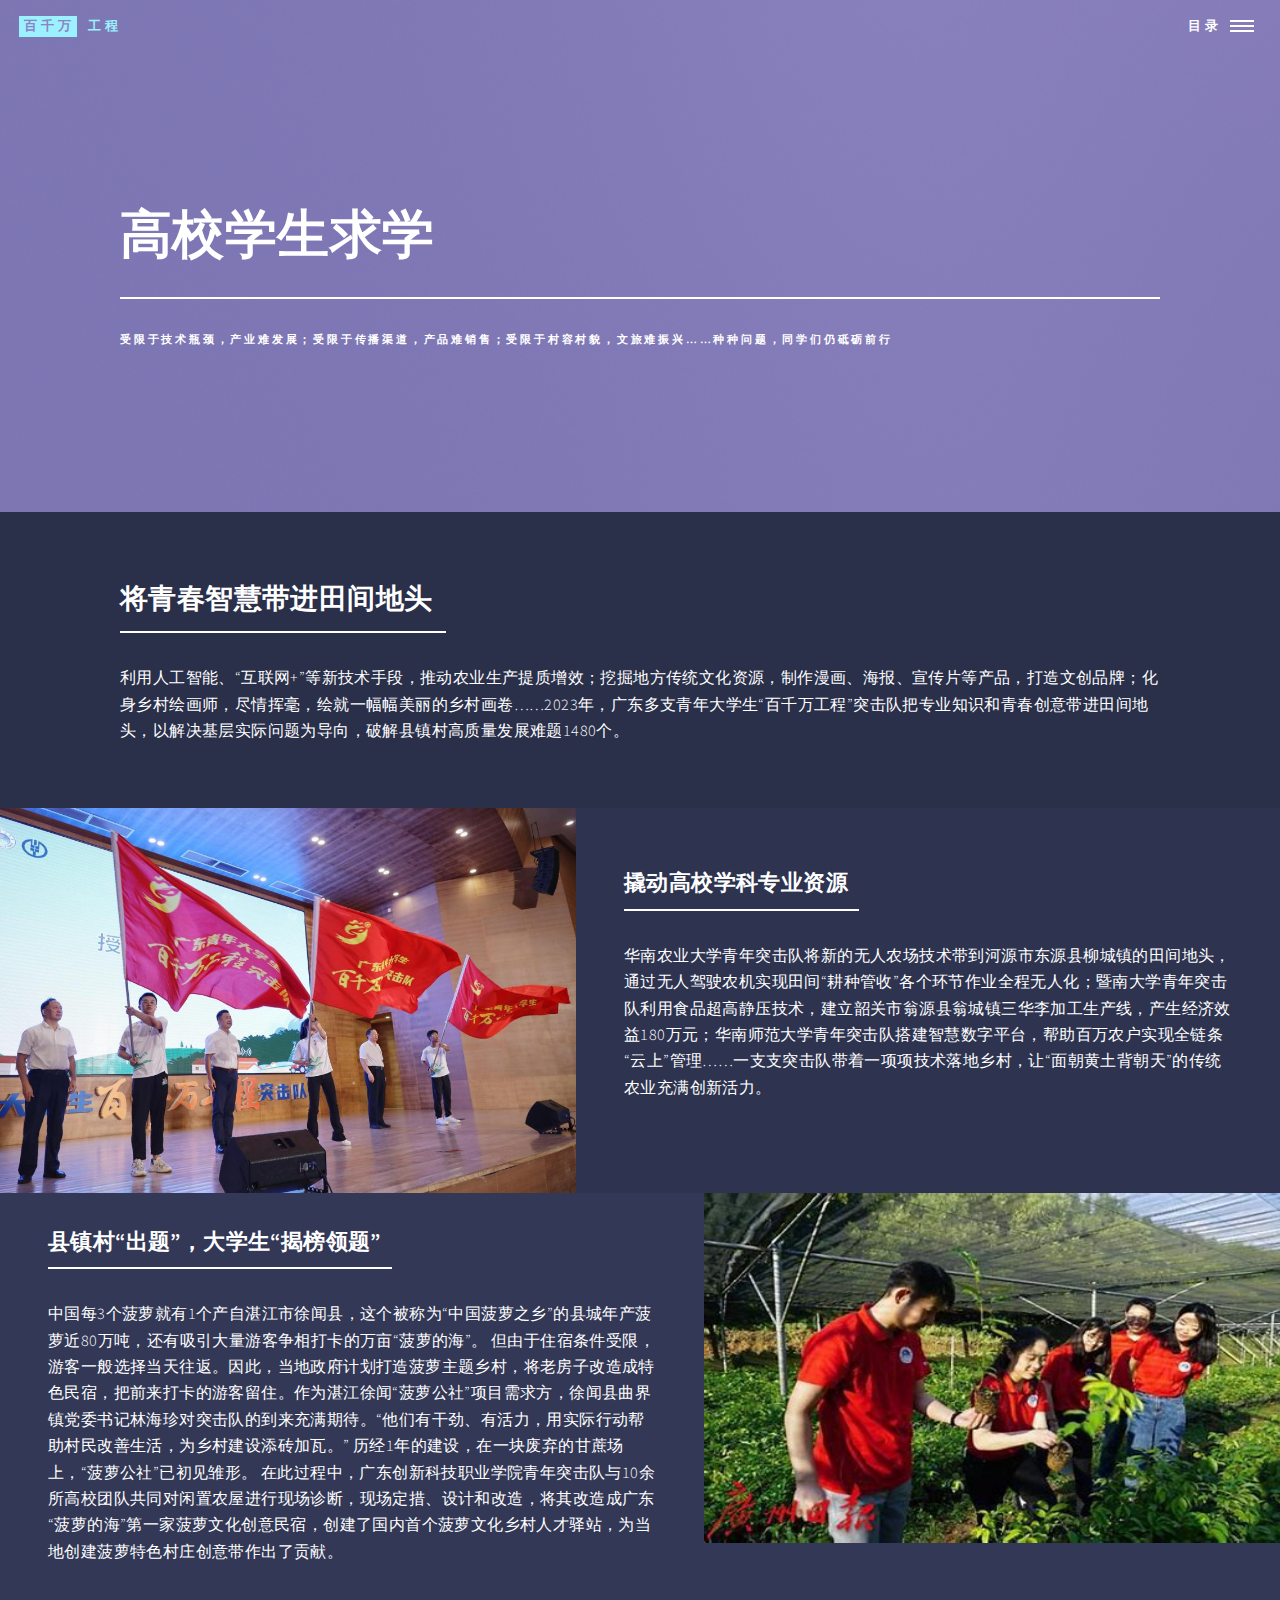
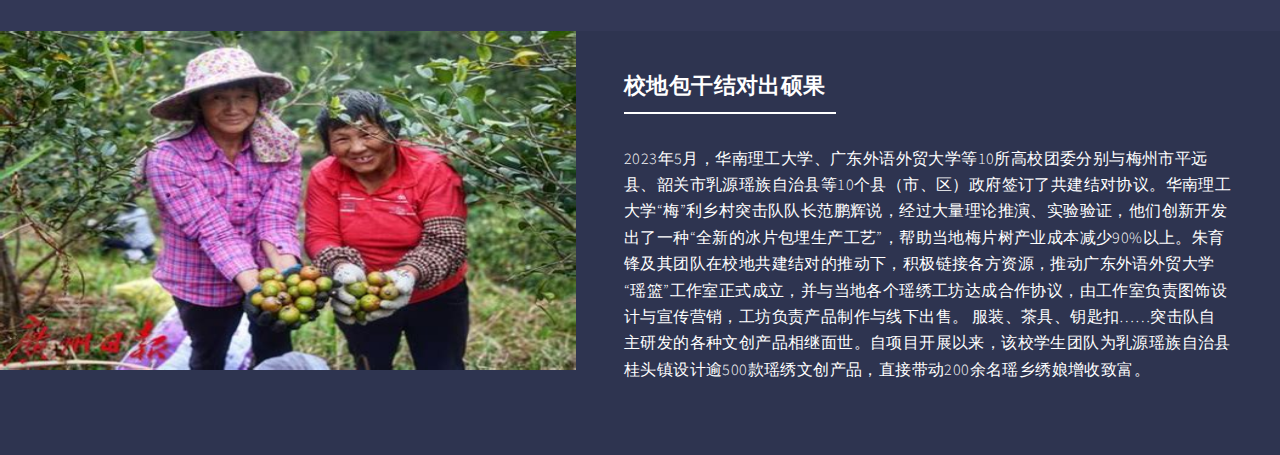
<file: webwork/landing.html>
<!DOCTYPE HTML>
<!--
	Forty by HTML5 UP
	html5up.net | @ajlkn
	Free for personal and commercial use under the CCA 3.0 license (html5up.net/license)
-->
<html>
	<head>
		<title>高校学生-智创百千万工程</title>
		<meta charset="utf-8" />
		<meta name="viewport" content="width=device-width, initial-scale=1, user-scalable=no" />
		<link rel="stylesheet" href="assets/css/main.css" />
		<noscript><link rel="stylesheet" href="assets/css/noscript.css" /></noscript>
	</head>
	<body class="is-preload">

		<!-- Wrapper -->
			<div id="wrapper">

				<!-- Header -->
				<!-- Note: The "styleN" class below should match that of the banner element. -->
					<header id="header" class="alt style2">
						<a href="index.html" class="logo"><strong>百千万</strong> <span>工程</span></a>
						<nav>
							<a href="#menu">目录</a>
						</nav>
					</header>

				<!-- Menu -->
					<nav id="menu">
						<ul class="links">
							<li><a href="index.html">首页</a></li>
							<li><a href="landing.html">高校学生</a></li>
							<li><a href="generic.html">国家政府</a></li>
							<li><a href="elements.html">基层地区</a></li>
							<li><a href="vision.html">百千万工程在行动</a></li>
						</ul>
					</nav>

				<!-- Banner -->
				<!-- Note: The "styleN" class below should match that of the header element. -->
					<section id="banner" class="style2">
						<div class="inner">
							<span class="image">
								<img src="images/pic07.jpg" alt="" />
							</span>
							<header class="major">
								<h1>高校学生求学</h1>
							</header>
							<div class="content">
								<p>受限于技术瓶颈，产业难发展；受限于传播渠道，产品难销售；受限于村容村貌，文旅难振兴……种种问题，同学们仍砥砺前行</p>
							</div>
						</div>
					</section>

				<!-- Main -->
					<div id="main">

						<!-- One -->
							<section id="one">
								<div class="inner">
									<header class="major">
										<h2>将青春智慧带进田间地头</h2>
									</header>
									<p>利用人工智能、“互联网+”等新技术手段，推动农业生产提质增效；挖掘地方传统文化资源，制作漫画、海报、宣传片等产品，打造文创品牌；化身乡村绘画师，尽情挥毫，绘就一幅幅美丽的乡村画卷……2023年，广东多支青年大学生“百千万工程”突击队把专业知识和青春创意带进田间地头，以解决基层实际问题为导向，破解县镇村高质量发展难题1480个。</p>
								</div>
							</section>

						<!-- Two -->
							<section id="two" class="spotlights">
								<section>
									<a href="generic.html" class="image">
										<img src="images/stu1.jpg" alt="" data-position="center center" />
									</a>
									<div class="content">
										<div class="inner">
											<header class="major">
												<h3>撬动高校学科专业资源</h3>
											</header>
											<p>华南农业大学青年突击队将新的无人农场技术带到河源市东源县柳城镇的田间地头，通过无人驾驶农机实现田间“耕种管收”各个环节作业全程无人化；暨南大学青年突击队利用食品超高静压技术，建立韶关市翁源县翁城镇三华李加工生产线，产生经济效益180万元；华南师范大学青年突击队搭建智慧数字平台，帮助百万农户实现全链条“云上”管理……一支支突击队带着一项项技术落地乡村，让“面朝黄土背朝天”的传统农业充满创新活力。</p>
											<ul class="actions">
												<!-- <li><a href="generic.html" class="button">Learn more</a></li> -->
											</ul>
										</div>
									</div>
								</section>
								<section>
									<a href="generic.html" class="image">
										<img src="images/stu2.jpg" alt="" data-position="top center" style="height: 80%;"/>
									</a>
									<div class="content">
										<div class="inner">
											<header class="major">
												<h3>县镇村“出题”，大学生“揭榜领题”</h3>
											</header>
											<p>中国每3个菠萝就有1个产自湛江市徐闻县，这个被称为“中国菠萝之乡”的县城年产菠萝近80万吨，还有吸引大量游客争相打卡的万亩“菠萝的海”。

												但由于住宿条件受限，游客一般选择当天往返。因此，当地政府计划打造菠萝主题乡村，将老房子改造成特色民宿，把前来打卡的游客留住。作为湛江徐闻“菠萝公社”项目需求方，徐闻县曲界镇党委书记林海珍对突击队的到来充满期待。“他们有干劲、有活力，用实际行动帮助村民改善生活，为乡村建设添砖加瓦。”
												
												历经1年的建设，在一块废弃的甘蔗场上，“菠萝公社”已初见雏形。
												
												在此过程中，广东创新科技职业学院青年突击队与10余所高校团队共同对闲置农屋进行现场诊断，现场定措、设计和改造，将其改造成广东“菠萝的海”第一家菠萝文化创意民宿，创建了国内首个菠萝文化乡村人才驿站，为当地创建菠萝特色村庄创意带作出了贡献。</p>
											<ul class="actions">
												<!-- <li><a href="generic.html" class="button">Learn more</a></li> -->
											</ul>
										</div>
									</div>
								</section>
								<section>
									<a href="generic.html" class="image">
										<img src="images/stu3.jpg" alt="" data-position="25% 25%" style="height: 80%;"/>
									</a>
									<div class="content">
										<div class="inner">
											<header class="major">
												<h3>校地包干结对出硕果</h3>
											</header>
											<p>2023年5月，华南理工大学、广东外语外贸大学等10所高校团委分别与梅州市平远县、韶关市乳源瑶族自治县等10个县（市、区）政府签订了共建结对协议。华南理工大学“梅”利乡村突击队队长范鹏辉说，经过大量理论推演、实验验证，他们创新开发出了一种“全新的冰片包埋生产工艺”，帮助当地梅片树产业成本减少90%以上。朱育锋及其团队在校地共建结对的推动下，积极链接各方资源，推动广东外语外贸大学“瑶篮”工作室正式成立，并与当地各个瑶绣工坊达成合作协议，由工作室负责图饰设计与宣传营销，工坊负责产品制作与线下出售。
												服装、茶具、钥匙扣……突击队自主研发的各种文创产品相继面世。自项目开展以来，该校学生团队为乳源瑶族自治县桂头镇设计逾500款瑶绣文创产品，直接带动200余名瑶乡绣娘增收致富。</p>
											<ul class="actions">
												<!-- <li><a href="generic.html" class="button">Learn more</a></li> -->
											</ul>
										</div>
									</div>
								</section>
							</section>

						<!-- Three -->
							

					</div>

				

		<!-- Scripts -->
			<script src="assets/js/jquery.min.js"></script>
			<script src="assets/js/jquery.scrolly.min.js"></script>
			<script src="assets/js/jquery.scrollex.min.js"></script>
			<script src="assets/js/browser.min.js"></script>
			<script src="assets/js/breakpoints.min.js"></script>
			<script src="assets/js/util.js"></script>
			<script src="assets/js/main.js"></script>

	</body>
</html>
</file>
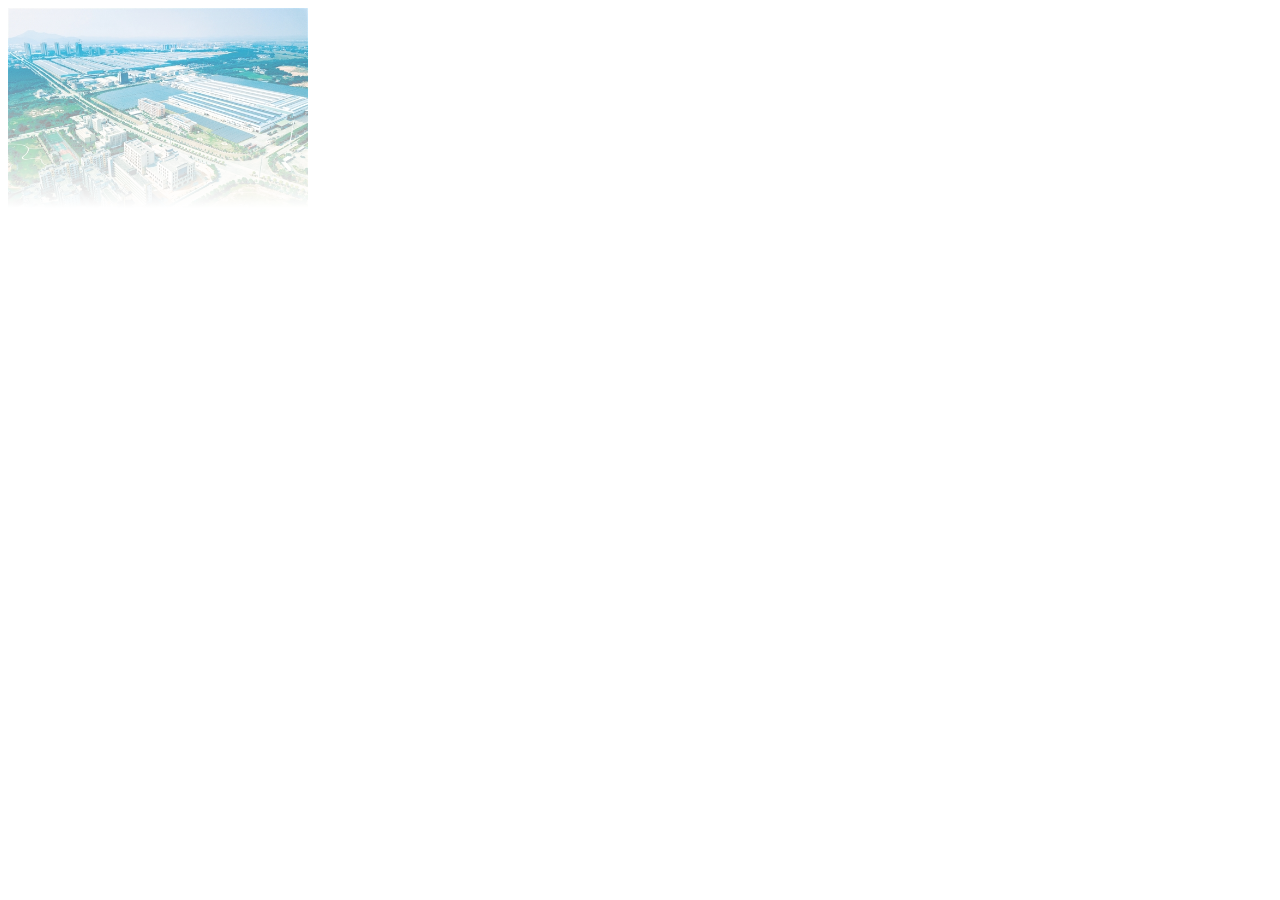
<file: webwork/Untitled-1.html>
<!DOCTYPE html>  
<html lang="en">  
<head>  
<meta charset="UTF-8">  
<meta name="viewport" content="width=device-width, initial-scale=1.0">  
<title>图片边缘淡化</title>  
<style>  
  .image-fade {  
    position: relative;  
    width: 300px; /* 设置图片宽度 */  
    height: 200px; /* 设置图片高度 */  
    overflow: hidden;  
  }  
  
  .image-fade img {  
    width: 100%;  
    height: auto;  
    display: block;  
  }  
  
  .image-fade::before {  
    content: "";  
    position: absolute;  
    top: 0;  
    left: 0;  
    right: 0;  
    bottom: 0;  
    background: linear-gradient(to bottom, rgba(255, 255, 255, 0) 0%, rgba(255, 255, 255, 1) 100%);  
    pointer-events: none;  
  }  
</style>  
</head>  
<body>  
  
<div class="image-fade">  
  <img src="images/scene.jpg" alt="Your Image">  
</div>  
  
</body>  
</html>
</file>
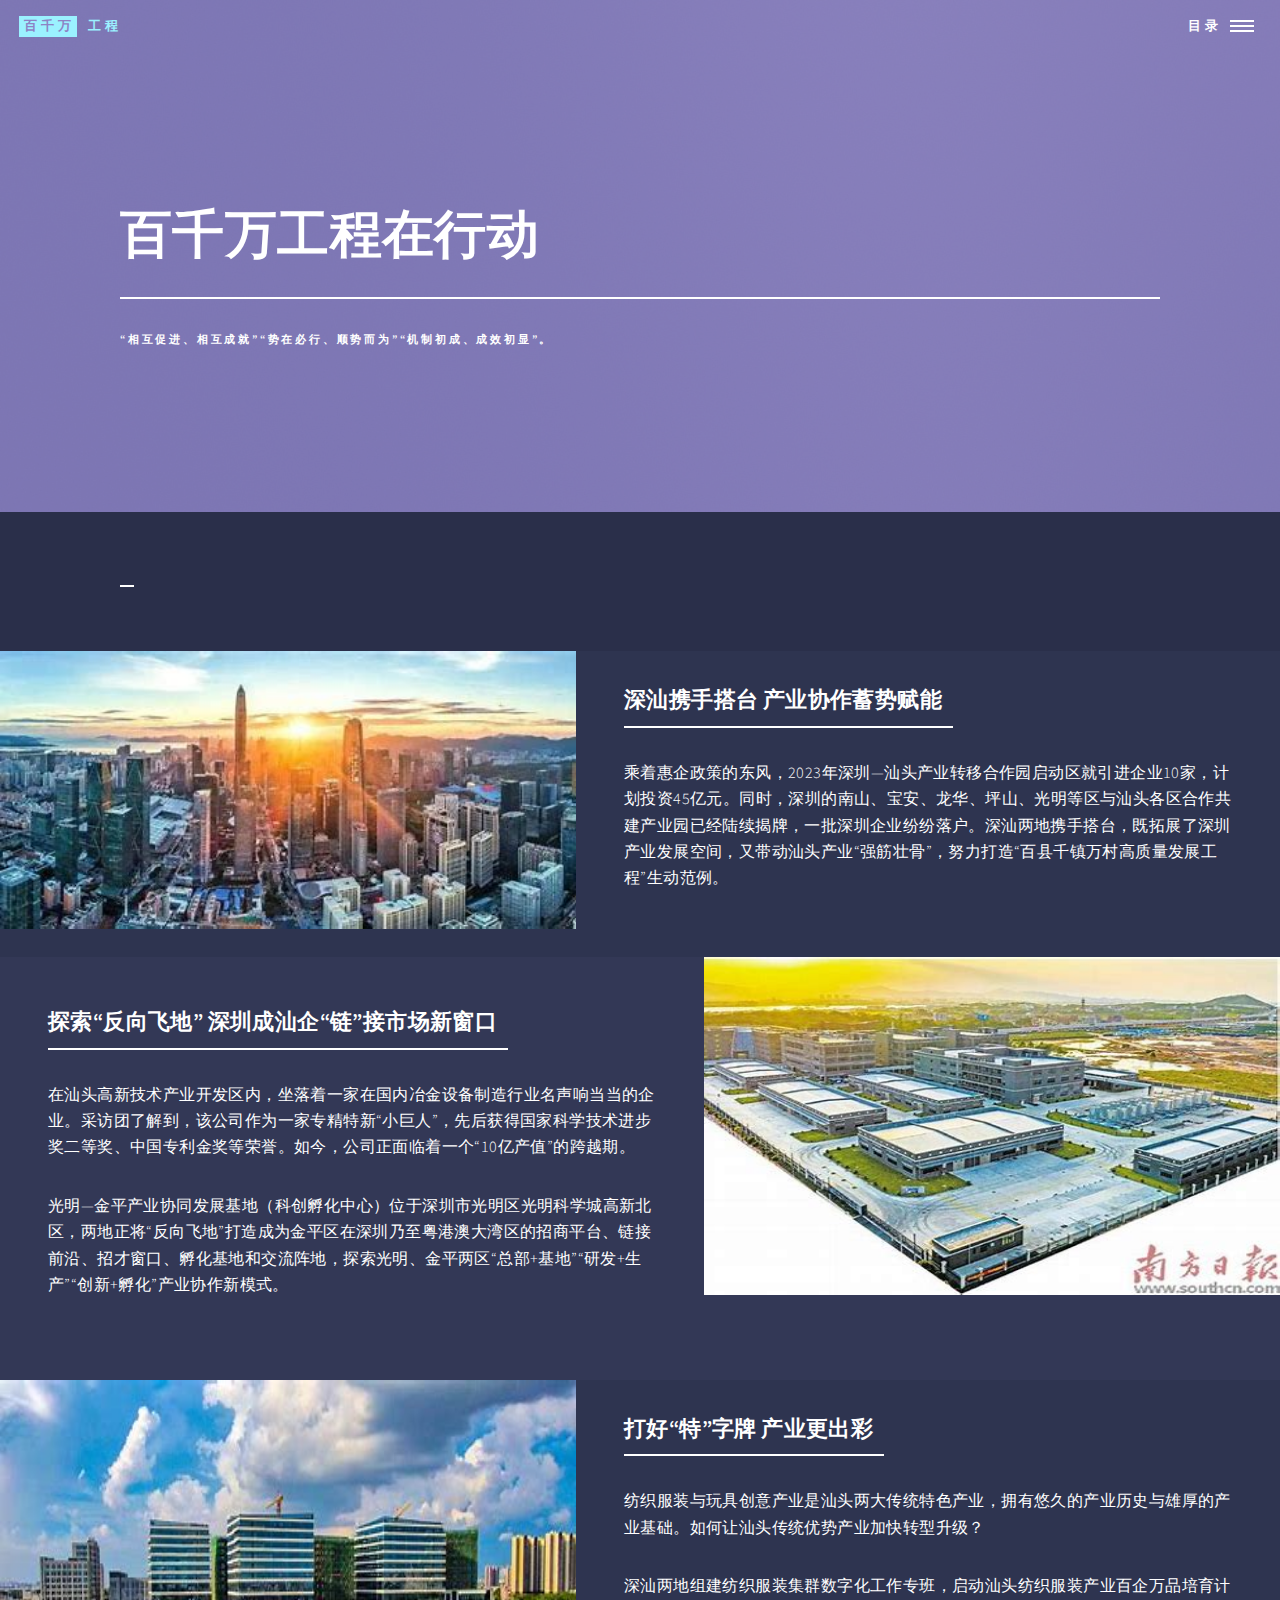
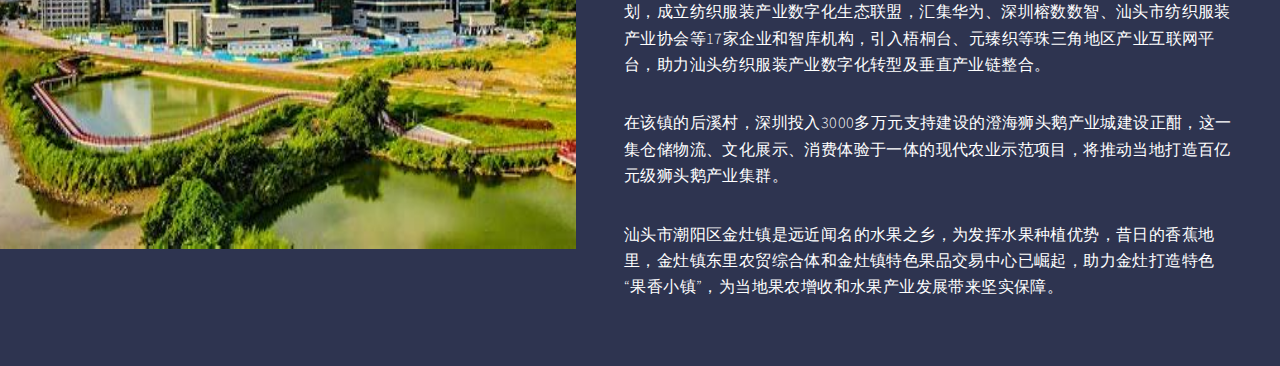
<file: webwork/vision.html>
<!DOCTYPE HTML>
<!--
	Forty by HTML5 UP
	html5up.net | @ajlkn
	Free for personal and commercial use under the CCA 3.0 license (html5up.net/license)
-->
<html>
	<head>
		<title>成果-智创百千万工程</title>
		<meta charset="utf-8" />
		<meta name="viewport" content="width=device-width, initial-scale=1, user-scalable=no" />
		<link rel="stylesheet" href="assets/css/main.css" />
		<noscript><link rel="stylesheet" href="assets/css/noscript.css" /></noscript>
	</head>
	<body class="is-preload">

		<!-- Wrapper -->
			<div id="wrapper">

				<!-- Header -->
				<!-- Note: The "styleN" class below should match that of the banner element. -->
					<header id="header" class="alt style2">
						<a href="index.html" class="logo"><strong>百千万</strong> <span>工程</span></a>
						<nav>
							<a href="#menu">目录</a>
						</nav>
					</header>

				<!-- Menu -->
					<nav id="menu">
						<ul class="links">
							<li><a href="index.html">首页</a></li>
							<li><a href="landing.html">高校学生</a></li>
							<li><a href="generic.html">国家政府</a></li>
							<li><a href="elements.html">基层地区</a></li>
                            <li><a href="vision.html">百千万工程在行动</a></li>
						</ul>
					</nav>

				<!-- Banner -->
				<!-- Note: The "styleN" class below should match that of the header element. -->
					<section id="banner" class="style2">
						<div class="inner">
							<span class="image">
								<img src="images/pic07.jpg" alt="" />
							</span>
							<header class="major">
								<h1>百千万工程在行动</h1>
							</header>
							<div class="content">
								<p>“相互促进、相互成就”“势在必行、顺势而为”“机制初成、成效初显”。</p>
							</div>
						</div>
					</section>

				<!-- Main -->
					<div id="main">

						<!-- One -->
							<section id="one">
								<div class="inner">
									<header class="major">
										<h2></h2>
									</header>
									<p></p>
								</div>
							</section>

						<!-- Two -->
							<section id="two" class="spotlights">
								<section>
									<a href="generic.html" class="image">
										<img src="images/ach1.jpg" alt="" data-position="center center" />
									</a>
									<div class="content">
										<div class="inner">
											<header class="major">
												<h3>深汕携手搭台 产业协作蓄势赋能</h3>
											</header>
											<p>乘着惠企政策的东风，2023年深圳—汕头产业转移合作园启动区就引进企业10家，计划投资45亿元。同时，深圳的南山、宝安、龙华、坪山、光明等区与汕头各区合作共建产业园已经陆续揭牌，一批深圳企业纷纷落户。深汕两地携手搭台，既拓展了深圳产业发展空间，又带动汕头产业“强筋壮骨”，努力打造“百县千镇万村高质量发展工程”生动范例。</p>
											<ul class="actions">
												<!-- <li><a href="generic.html" class="button">Learn more</a></li> -->
											</ul>
										</div>
									</div>
								</section>
								<section>
									<a href="generic.html" class="image">
										<img src="images/ach2.jpg" alt="" data-position="top center" style="height: 80%;"/>
									</a>
									<div class="content">
										<div class="inner">
											<header class="major">
												<h3>探索“反向飞地” 深圳成汕企“链”接市场新窗口</h3>
											</header>
											<p>在汕头高新技术产业开发区内，坐落着一家在国内冶金设备制造行业名声响当当的企业。采访团了解到，该公司作为一家专精特新“小巨人”，先后获得国家科学技术进步奖二等奖、中国专利金奖等荣誉。如今，公司正面临着一个“10亿产值”的跨越期。</p>
                                            <p>光明—金平产业协同发展基地（科创孵化中心）位于深圳市光明区光明科学城高新北区，两地正将“反向飞地”打造成为金平区在深圳乃至粤港澳大湾区的招商平台、链接前沿、招才窗口、孵化基地和交流阵地，探索光明、金平两区“总部+基地”“研发+生产”“创新+孵化”产业协作新模式。</p>
											<ul class="actions">
												<!-- <li><a href="generic.html" class="button">Learn more</a></li> -->
											</ul>
										</div>
									</div>
								</section>
								<section>
									<a href="generic.html" class="image">
										<img src="images/ach3.jpg" alt="" data-position="25% 25%" style="height: 80%;"/>
									</a>
									<div class="content">
										<div class="inner">
											<header class="major">
												<h3>打好“特”字牌 产业更出彩</h3>
											</header>
											<p>纺织服装与玩具创意产业是汕头两大传统特色产业，拥有悠久的产业历史与雄厚的产业基础。如何让汕头传统优势产业加快转型升级？</p>
                                            <p>深汕两地组建纺织服装集群数字化工作专班，启动汕头纺织服装产业百企万品培育计划，成立纺织服装产业数字化生态联盟，汇集华为、深圳榕数数智、汕头市纺织服装产业协会等17家企业和智库机构，引入梧桐台、元臻织等珠三角地区产业互联网平台，助力汕头纺织服装产业数字化转型及垂直产业链整合。</p>
                                            <p>在该镇的后溪村，深圳投入3000多万元支持建设的澄海狮头鹅产业城建设正酣，这一集仓储物流、文化展示、消费体验于一体的现代农业示范项目，将推动当地打造百亿元级狮头鹅产业集群。</p>
                                            <p>汕头市潮阳区金灶镇是远近闻名的水果之乡，为发挥水果种植优势，昔日的香蕉地里，金灶镇东里农贸综合体和金灶镇特色果品交易中心已崛起，助力金灶打造特色“果香小镇”，为当地果农增收和水果产业发展带来坚实保障。</p>
											<ul class="actions">
												<!-- <li><a href="generic.html" class="button">Learn more</a></li> -->
											</ul>
										</div>
									</div>
								</section>
							</section>

						<!-- Three -->
							

					</div>

				

		<!-- Scripts -->
			<script src="assets/js/jquery.min.js"></script>
			<script src="assets/js/jquery.scrolly.min.js"></script>
			<script src="assets/js/jquery.scrollex.min.js"></script>
			<script src="assets/js/browser.min.js"></script>
			<script src="assets/js/breakpoints.min.js"></script>
			<script src="assets/js/util.js"></script>
			<script src="assets/js/main.js"></script>

	</body>
</html>
</file>
<file: webwork/assets/css/noscript.css>
/*
	Forty by HTML5 UP
	html5up.net | @ajlkn
	Free for personal and commercial use under the CCA 3.0 license (html5up.net/license)
*/

/* Banner */

	body.is-preload #banner:after {
		opacity: 0.85;
	}

	body.is-preload #banner > .inner {
		-moz-filter: none;
		-webkit-filter: none;
		-ms-filter: none;
		filter: none;
		-moz-transform: none;
		-webkit-transform: none;
		-ms-transform: none;
		transform: none;
		opacity: 1;
	}
</file>
<file: doubleH/国家安全日_files/style.css>
html {
    scroll-behavior: smooth;
}

body,
html {
    margin: 0;
    padding: 0;
    color: #585858;
}

* {
    box-sizing: border-box;
    font-family: -apple-system, BlinkMacSystemFont, "Segoe UI", Roboto, Oxygen-Sans, Ubuntu, Cantarell, "Helvetica Neue", sans-serif;

}

.img-responsive {
    max-width: 100%;
}
@media only screen and (max-width: 700px){
    table[class=w3l-scale] {
        width: 100% !important;
    }
    table.scale {
        width: 100%;
        padding: 0 1em;
    }
    table.scale-90 {
        width: 100%;
    }
    td[class=w3l-scale-center-both] {
        width: 100% !important;
        text-align: center !important;
        padding-left: 20px !important;
        padding-right: 20px !important;
    }
    table[class=w3l-scale-90] {
        width: 90% !important;
    }
    .w3l-email-container,table.b-text,.email-container, table.mainContent {
        width: 100% !important;
    }
    .query {
        font-size: 25px !important;
        line-height: 35px !important;
    }
}
@media screen and (max-width: 480px){
    table.pro1-w3.scale {
        width: 100% !important;
    }
    .ban {
        height: 225px !important;
    }
    td.top-text {
        height: 0;
    }
    .reciepe{
        height: 20px !important;
    }
    .gap-mobile{
        height: 30px !important;
    }
}
@media only screen and (max-width: 415px){
    td.text {
        font-size: 25px !important;
    }
    .gap-responsive-top{
        height: 20px;
    }
    .gap-responsive{
        height: 40px;
    }
    .ban {
        height: 195px !important;
    }
    td.invite-text {
        font-size: 22px !important;
        line-height: 25px;
    }
}
@media only screen and (max-width: 384px){
    .query {
        font-size: 22px !important;
        line-height: 30px !important;
    }
}
</file>
<file: webwork/assets/css/main.css>
@import url(fontawesome-all.min.css);
@import url("https://fonts.googleapis.com/css?family=Source+Sans+Pro:300,300italic,600,600italic");

/*
	Forty by HTML5 UP
	html5up.net | @ajlkn
	Free for personal and commercial use under the CCA 3.0 license (html5up.net/license)
*/

html, body, div, span, applet, object,
iframe, h1, h2, h3, h4, h5, h6, p, blockquote,
pre, a, abbr, acronym, address, big, cite,
code, del, dfn, em, img, ins, kbd, q, s, samp,
small, strike, strong, sub, sup, tt, var, b,
u, i, center, dl, dt, dd, ol, ul, li, fieldset,
form, label, legend, table, caption, tbody,
tfoot, thead, tr, th, td, article, aside,
canvas, details, embed, figure, figcaption,
footer, header, hgroup, menu, nav, output, ruby,
section, summary, time, mark, audio, video {
	margin: 0;
	padding: 0;
	border: 0;
	font-size: 100%;
	font: inherit;
	vertical-align: baseline;}

article, aside, details, figcaption, figure,
footer, header, hgroup, menu, nav, section {
	display: block;}

body {
	line-height: 1;
}

ol, ul {
	list-style: none;
}

blockquote, q {
	quotes: none;
}

	blockquote:before, blockquote:after, q:before, q:after {
		content: '';
		content: none;
	}

table {
	border-collapse: collapse;
	border-spacing: 0;
}

body {
	-webkit-text-size-adjust: none;
}

mark {
	background-color: transparent;
	color: inherit;
}

input::-moz-focus-inner {
	border: 0;
	padding: 0;
}

input, select, textarea {
	-moz-appearance: none;
	-webkit-appearance: none;
	-ms-appearance: none;
	appearance: none;
}

/* Basic */

	@-ms-viewport {
		width: device-width;
	}

	body {
		-ms-overflow-style: scrollbar;
	}

	@media screen and (max-width: 480px) {

		html, body {
			min-width: 320px;
		}

	}

	html {
		box-sizing: border-box;
	}

	*, *:before, *:after {
		box-sizing: inherit;
	}

	body {
		background: #242943;
	}

		body.is-preload *, body.is-preload *:before, body.is-preload *:after {
			-moz-animation: none !important;
			-webkit-animation: none !important;
			-ms-animation: none !important;
			animation: none !important;
			-moz-transition: none !important;
			-webkit-transition: none !important;
			-ms-transition: none !important;
			transition: none !important;
		}

/* Type */

	body, input, select, textarea {
		color: #ffffff;
		font-family: "Source Sans Pro", Helvetica, sans-serif;
		font-size: 17pt;
		font-weight: 300;
		letter-spacing: 0.025em;
		line-height: 1.65;
	}

		@media screen and (max-width: 1680px) {

			body, input, select, textarea {
				font-size: 14pt;
			}

		}

		@media screen and (max-width: 1280px) {

			body, input, select, textarea {
				font-size: 12pt;
			}

		}

		@media screen and (max-width: 360px) {

			body, input, select, textarea {
				font-size: 11pt;
			}

		}

	a {
		-moz-transition: color 0.2s ease-in-out, border-bottom-color 0.2s ease-in-out;
		-webkit-transition: color 0.2s ease-in-out, border-bottom-color 0.2s ease-in-out;
		-ms-transition: color 0.2s ease-in-out, border-bottom-color 0.2s ease-in-out;
		transition: color 0.2s ease-in-out, border-bottom-color 0.2s ease-in-out;
		border-bottom: dotted 1px;
		color: inherit;
		text-decoration: none;
	}

		a:hover {
			border-bottom-color: transparent;
			color: #9bf1ff !important;
		}

		a:active {
			color: #53e3fb !important;
		}

	strong, b {
		color: #ffffff;
		font-weight: 600;
	}

	em, i {
		font-style: italic;
	}

	p {
		margin: 0 0 2em 0;
	}

	h1, h2, h3, h4, h5, h6 {
		color: #ffffff;
		font-weight: 600;
		line-height: 1.65;
		margin: 0 0 1em 0;
	}

		h1 a, h2 a, h3 a, h4 a, h5 a, h6 a {
			color: inherit;
			border-bottom: 0;
		}

	h1 {
		font-size: 2.5em;
	}

	h2 {
		font-size: 1.75em;
	}

	h3 {
		font-size: 1.35em;
	}

	h4 {
		font-size: 1.1em;
	}

	h5 {
		font-size: 0.9em;
	}

	h6 {
		font-size: 0.7em;
	}

	@media screen and (max-width: 736px) {

		h1 {
			font-size: 2em;
		}

		h2 {
			font-size: 1.5em;
		}

		h3 {
			font-size: 1.25em;
		}

	}

	sub {
		font-size: 0.8em;
		position: relative;
		top: 0.5em;
	}

	sup {
		font-size: 0.8em;
		position: relative;
		top: -0.5em;
	}

	blockquote {
		border-left: solid 4px rgba(212, 212, 255, 0.1);
		font-style: italic;
		margin: 0 0 2em 0;
		padding: 0.5em 0 0.5em 2em;
	}

	code {
		background: rgba(212, 212, 255, 0.035);
		font-family: "Courier New", monospace;
		font-size: 0.9em;
		margin: 0 0.25em;
		padding: 0.25em 0.65em;
	}

	pre {
		-webkit-overflow-scrolling: touch;
		font-family: "Courier New", monospace;
		font-size: 0.9em;
		margin: 0 0 2em 0;
	}

		pre code {
			display: block;
			line-height: 1.75;
			padding: 1em 1.5em;
			overflow-x: auto;
		}

	hr {
		border: 0;
		border-bottom: solid 1px rgba(212, 212, 255, 0.1);
		margin: 2em 0;
	}

		hr.major {
			margin: 3em 0;
		}

	.align-left {
		text-align: left;
	}

	.align-center {
		text-align: center;
	}

	.align-right {
		text-align: right;
	}

/* Row */

	.row {
		display: flex;
		flex-wrap: wrap;
		box-sizing: border-box;
		align-items: stretch;
	}

		.row > * {
			box-sizing: border-box;
		}

		.row.gtr-uniform > * > :last-child {
			margin-bottom: 0;
		}

		.row.aln-left {
			justify-content: flex-start;
		}

		.row.aln-center {
			justify-content: center;
		}

		.row.aln-right {
			justify-content: flex-end;
		}

		.row.aln-top {
			align-items: flex-start;
		}

		.row.aln-middle {
			align-items: center;
		}

		.row.aln-bottom {
			align-items: flex-end;
		}

		.row > .imp {
			order: -1;
		}

		.row > .col-1 {
			width: 8.33333%;
		}

		.row > .off-1 {
			margin-left: 8.33333%;
		}

		.row > .col-2 {
			width: 16.66667%;
		}

		.row > .off-2 {
			margin-left: 16.66667%;
		}

		.row > .col-3 {
			width: 25%;
		}

		.row > .off-3 {
			margin-left: 25%;
		}

		.row > .col-4 {
			width: 33.33333%;
		}

		.row > .off-4 {
			margin-left: 33.33333%;
		}

		.row > .col-5 {
			width: 41.66667%;
		}

		.row > .off-5 {
			margin-left: 41.66667%;
		}

		.row > .col-6 {
			width: 50%;
		}

		.row > .off-6 {
			margin-left: 50%;
		}

		.row > .col-7 {
			width: 58.33333%;
		}

		.row > .off-7 {
			margin-left: 58.33333%;
		}

		.row > .col-8 {
			width: 66.66667%;
		}

		.row > .off-8 {
			margin-left: 66.66667%;
		}

		.row > .col-9 {
			width: 75%;
		}

		.row > .off-9 {
			margin-left: 75%;
		}

		.row > .col-10 {
			width: 83.33333%;
		}

		.row > .off-10 {
			margin-left: 83.33333%;
		}

		.row > .col-11 {
			width: 91.66667%;
		}

		.row > .off-11 {
			margin-left: 91.66667%;
		}

		.row > .col-12 {
			width: 100%;
		}

		.row > .off-12 {
			margin-left: 100%;
		}

		.row.gtr-0 {
			margin-top: 0;
			margin-left: 0em;
		}

			.row.gtr-0 > * {
				padding: 0 0 0 0em;
			}

			.row.gtr-0.gtr-uniform {
				margin-top: 0em;
			}

				.row.gtr-0.gtr-uniform > * {
					padding-top: 0em;
				}

		.row.gtr-25 {
			margin-top: 0;
			margin-left: -0.5em;
		}

			.row.gtr-25 > * {
				padding: 0 0 0 0.5em;
			}

			.row.gtr-25.gtr-uniform {
				margin-top: -0.5em;
			}

				.row.gtr-25.gtr-uniform > * {
					padding-top: 0.5em;
				}

		.row.gtr-50 {
			margin-top: 0;
			margin-left: -1em;
		}

			.row.gtr-50 > * {
				padding: 0 0 0 1em;
			}

			.row.gtr-50.gtr-uniform {
				margin-top: -1em;
			}

				.row.gtr-50.gtr-uniform > * {
					padding-top: 1em;
				}

		.row {
			margin-top: 0;
			margin-left: -2em;
		}

			.row > * {
				padding: 0 0 0 2em;
			}

			.row.gtr-uniform {
				margin-top: -2em;
			}

				.row.gtr-uniform > * {
					padding-top: 2em;
				}

		.row.gtr-150 {
			margin-top: 0;
			margin-left: -3em;
		}

			.row.gtr-150 > * {
				padding: 0 0 0 3em;
			}

			.row.gtr-150.gtr-uniform {
				margin-top: -3em;
			}

				.row.gtr-150.gtr-uniform > * {
					padding-top: 3em;
				}

		.row.gtr-200 {
			margin-top: 0;
			margin-left: -4em;
		}

			.row.gtr-200 > * {
				padding: 0 0 0 4em;
			}

			.row.gtr-200.gtr-uniform {
				margin-top: -4em;
			}

				.row.gtr-200.gtr-uniform > * {
					padding-top: 4em;
				}

		@media screen and (max-width: 1680px) {

			.row {
				display: flex;
				flex-wrap: wrap;
				box-sizing: border-box;
				align-items: stretch;
			}

				.row > * {
					box-sizing: border-box;
				}

				.row.gtr-uniform > * > :last-child {
					margin-bottom: 0;
				}

				.row.aln-left {
					justify-content: flex-start;
				}

				.row.aln-center {
					justify-content: center;
				}

				.row.aln-right {
					justify-content: flex-end;
				}

				.row.aln-top {
					align-items: flex-start;
				}

				.row.aln-middle {
					align-items: center;
				}

				.row.aln-bottom {
					align-items: flex-end;
				}

				.row > .imp-xlarge {
					order: -1;
				}

				.row > .col-1-xlarge {
					width: 8.33333%;
				}

				.row > .off-1-xlarge {
					margin-left: 8.33333%;
				}

				.row > .col-2-xlarge {
					width: 16.66667%;
				}

				.row > .off-2-xlarge {
					margin-left: 16.66667%;
				}

				.row > .col-3-xlarge {
					width: 25%;
				}

				.row > .off-3-xlarge {
					margin-left: 25%;
				}

				.row > .col-4-xlarge {
					width: 33.33333%;
				}

				.row > .off-4-xlarge {
					margin-left: 33.33333%;
				}

				.row > .col-5-xlarge {
					width: 41.66667%;
				}

				.row > .off-5-xlarge {
					margin-left: 41.66667%;
				}

				.row > .col-6-xlarge {
					width: 50%;
				}

				.row > .off-6-xlarge {
					margin-left: 50%;
				}

				.row > .col-7-xlarge {
					width: 58.33333%;
				}

				.row > .off-7-xlarge {
					margin-left: 58.33333%;
				}

				.row > .col-8-xlarge {
					width: 66.66667%;
				}

				.row > .off-8-xlarge {
					margin-left: 66.66667%;
				}

				.row > .col-9-xlarge {
					width: 75%;
				}

				.row > .off-9-xlarge {
					margin-left: 75%;
				}

				.row > .col-10-xlarge {
					width: 83.33333%;
				}

				.row > .off-10-xlarge {
					margin-left: 83.33333%;
				}

				.row > .col-11-xlarge {
					width: 91.66667%;
				}

				.row > .off-11-xlarge {
					margin-left: 91.66667%;
				}

				.row > .col-12-xlarge {
					width: 100%;
				}

				.row > .off-12-xlarge {
					margin-left: 100%;
				}

				.row.gtr-0 {
					margin-top: 0;
					margin-left: 0em;
				}

					.row.gtr-0 > * {
						padding: 0 0 0 0em;
					}

					.row.gtr-0.gtr-uniform {
						margin-top: 0em;
					}

						.row.gtr-0.gtr-uniform > * {
							padding-top: 0em;
						}

				.row.gtr-25 {
					margin-top: 0;
					margin-left: -0.5em;
				}

					.row.gtr-25 > * {
						padding: 0 0 0 0.5em;
					}

					.row.gtr-25.gtr-uniform {
						margin-top: -0.5em;
					}

						.row.gtr-25.gtr-uniform > * {
							padding-top: 0.5em;
						}

				.row.gtr-50 {
					margin-top: 0;
					margin-left: -1em;
				}

					.row.gtr-50 > * {
						padding: 0 0 0 1em;
					}

					.row.gtr-50.gtr-uniform {
						margin-top: -1em;
					}

						.row.gtr-50.gtr-uniform > * {
							padding-top: 1em;
						}

				.row {
					margin-top: 0;
					margin-left: -2em;
				}

					.row > * {
						padding: 0 0 0 2em;
					}

					.row.gtr-uniform {
						margin-top: -2em;
					}

						.row.gtr-uniform > * {
							padding-top: 2em;
						}

				.row.gtr-150 {
					margin-top: 0;
					margin-left: -3em;
				}

					.row.gtr-150 > * {
						padding: 0 0 0 3em;
					}

					.row.gtr-150.gtr-uniform {
						margin-top: -3em;
					}

						.row.gtr-150.gtr-uniform > * {
							padding-top: 3em;
						}

				.row.gtr-200 {
					margin-top: 0;
					margin-left: -4em;
				}

					.row.gtr-200 > * {
						padding: 0 0 0 4em;
					}

					.row.gtr-200.gtr-uniform {
						margin-top: -4em;
					}

						.row.gtr-200.gtr-uniform > * {
							padding-top: 4em;
						}

		}

		@media screen and (max-width: 1280px) {

			.row {
				display: flex;
				flex-wrap: wrap;
				box-sizing: border-box;
				align-items: stretch;
			}

				.row > * {
					box-sizing: border-box;
				}

				.row.gtr-uniform > * > :last-child {
					margin-bottom: 0;
				}

				.row.aln-left {
					justify-content: flex-start;
				}

				.row.aln-center {
					justify-content: center;
				}

				.row.aln-right {
					justify-content: flex-end;
				}

				.row.aln-top {
					align-items: flex-start;
				}

				.row.aln-middle {
					align-items: center;
				}

				.row.aln-bottom {
					align-items: flex-end;
				}

				.row > .imp-large {
					order: -1;
				}

				.row > .col-1-large {
					width: 8.33333%;
				}

				.row > .off-1-large {
					margin-left: 8.33333%;
				}

				.row > .col-2-large {
					width: 16.66667%;
				}

				.row > .off-2-large {
					margin-left: 16.66667%;
				}

				.row > .col-3-large {
					width: 25%;
				}

				.row > .off-3-large {
					margin-left: 25%;
				}

				.row > .col-4-large {
					width: 33.33333%;
				}

				.row > .off-4-large {
					margin-left: 33.33333%;
				}

				.row > .col-5-large {
					width: 41.66667%;
				}

				.row > .off-5-large {
					margin-left: 41.66667%;
				}

				.row > .col-6-large {
					width: 50%;
				}

				.row > .off-6-large {
					margin-left: 50%;
				}

				.row > .col-7-large {
					width: 58.33333%;
				}

				.row > .off-7-large {
					margin-left: 58.33333%;
				}

				.row > .col-8-large {
					width: 66.66667%;
				}

				.row > .off-8-large {
					margin-left: 66.66667%;
				}

				.row > .col-9-large {
					width: 75%;
				}

				.row > .off-9-large {
					margin-left: 75%;
				}

				.row > .col-10-large {
					width: 83.33333%;
				}

				.row > .off-10-large {
					margin-left: 83.33333%;
				}

				.row > .col-11-large {
					width: 91.66667%;
				}

				.row > .off-11-large {
					margin-left: 91.66667%;
				}

				.row > .col-12-large {
					width: 100%;
				}

				.row > .off-12-large {
					margin-left: 100%;
				}

				.row.gtr-0 {
					margin-top: 0;
					margin-left: 0em;
				}

					.row.gtr-0 > * {
						padding: 0 0 0 0em;
					}

					.row.gtr-0.gtr-uniform {
						margin-top: 0em;
					}

						.row.gtr-0.gtr-uniform > * {
							padding-top: 0em;
						}

				.row.gtr-25 {
					margin-top: 0;
					margin-left: -0.375em;
				}

					.row.gtr-25 > * {
						padding: 0 0 0 0.375em;
					}

					.row.gtr-25.gtr-uniform {
						margin-top: -0.375em;
					}

						.row.gtr-25.gtr-uniform > * {
							padding-top: 0.375em;
						}

				.row.gtr-50 {
					margin-top: 0;
					margin-left: -0.75em;
				}

					.row.gtr-50 > * {
						padding: 0 0 0 0.75em;
					}

					.row.gtr-50.gtr-uniform {
						margin-top: -0.75em;
					}

						.row.gtr-50.gtr-uniform > * {
							padding-top: 0.75em;
						}

				.row {
					margin-top: 0;
					margin-left: -1.5em;
				}

					.row > * {
						padding: 0 0 0 1.5em;
					}

					.row.gtr-uniform {
						margin-top: -1.5em;
					}

						.row.gtr-uniform > * {
							padding-top: 1.5em;
						}

				.row.gtr-150 {
					margin-top: 0;
					margin-left: -2.25em;
				}

					.row.gtr-150 > * {
						padding: 0 0 0 2.25em;
					}

					.row.gtr-150.gtr-uniform {
						margin-top: -2.25em;
					}

						.row.gtr-150.gtr-uniform > * {
							padding-top: 2.25em;
						}

				.row.gtr-200 {
					margin-top: 0;
					margin-left: -3em;
				}

					.row.gtr-200 > * {
						padding: 0 0 0 3em;
					}

					.row.gtr-200.gtr-uniform {
						margin-top: -3em;
					}

						.row.gtr-200.gtr-uniform > * {
							padding-top: 3em;
						}

		}

		@media screen and (max-width: 980px) {

			.row {
				display: flex;
				flex-wrap: wrap;
				box-sizing: border-box;
				align-items: stretch;
			}

				.row > * {
					box-sizing: border-box;
				}

				.row.gtr-uniform > * > :last-child {
					margin-bottom: 0;
				}

				.row.aln-left {
					justify-content: flex-start;
				}

				.row.aln-center {
					justify-content: center;
				}

				.row.aln-right {
					justify-content: flex-end;
				}

				.row.aln-top {
					align-items: flex-start;
				}

				.row.aln-middle {
					align-items: center;
				}

				.row.aln-bottom {
					align-items: flex-end;
				}

				.row > .imp-medium {
					order: -1;
				}

				.row > .col-1-medium {
					width: 8.33333%;
				}

				.row > .off-1-medium {
					margin-left: 8.33333%;
				}

				.row > .col-2-medium {
					width: 16.66667%;
				}

				.row > .off-2-medium {
					margin-left: 16.66667%;
				}

				.row > .col-3-medium {
					width: 25%;
				}

				.row > .off-3-medium {
					margin-left: 25%;
				}

				.row > .col-4-medium {
					width: 33.33333%;
				}

				.row > .off-4-medium {
					margin-left: 33.33333%;
				}

				.row > .col-5-medium {
					width: 41.66667%;
				}

				.row > .off-5-medium {
					margin-left: 41.66667%;
				}

				.row > .col-6-medium {
					width: 50%;
				}

				.row > .off-6-medium {
					margin-left: 50%;
				}

				.row > .col-7-medium {
					width: 58.33333%;
				}

				.row > .off-7-medium {
					margin-left: 58.33333%;
				}

				.row > .col-8-medium {
					width: 66.66667%;
				}

				.row > .off-8-medium {
					margin-left: 66.66667%;
				}

				.row > .col-9-medium {
					width: 75%;
				}

				.row > .off-9-medium {
					margin-left: 75%;
				}

				.row > .col-10-medium {
					width: 83.33333%;
				}

				.row > .off-10-medium {
					margin-left: 83.33333%;
				}

				.row > .col-11-medium {
					width: 91.66667%;
				}

				.row > .off-11-medium {
					margin-left: 91.66667%;
				}

				.row > .col-12-medium {
					width: 100%;
				}

				.row > .off-12-medium {
					margin-left: 100%;
				}

				.row.gtr-0 {
					margin-top: 0;
					margin-left: 0em;
				}

					.row.gtr-0 > * {
						padding: 0 0 0 0em;
					}

					.row.gtr-0.gtr-uniform {
						margin-top: 0em;
					}

						.row.gtr-0.gtr-uniform > * {
							padding-top: 0em;
						}

				.row.gtr-25 {
					margin-top: 0;
					margin-left: -0.375em;
				}

					.row.gtr-25 > * {
						padding: 0 0 0 0.375em;
					}

					.row.gtr-25.gtr-uniform {
						margin-top: -0.375em;
					}

						.row.gtr-25.gtr-uniform > * {
							padding-top: 0.375em;
						}

				.row.gtr-50 {
					margin-top: 0;
					margin-left: -0.75em;
				}

					.row.gtr-50 > * {
						padding: 0 0 0 0.75em;
					}

					.row.gtr-50.gtr-uniform {
						margin-top: -0.75em;
					}

						.row.gtr-50.gtr-uniform > * {
							padding-top: 0.75em;
						}

				.row {
					margin-top: 0;
					margin-left: -1.5em;
				}

					.row > * {
						padding: 0 0 0 1.5em;
					}

					.row.gtr-uniform {
						margin-top: -1.5em;
					}

						.row.gtr-uniform > * {
							padding-top: 1.5em;
						}

				.row.gtr-150 {
					margin-top: 0;
					margin-left: -2.25em;
				}

					.row.gtr-150 > * {
						padding: 0 0 0 2.25em;
					}

					.row.gtr-150.gtr-uniform {
						margin-top: -2.25em;
					}

						.row.gtr-150.gtr-uniform > * {
							padding-top: 2.25em;
						}

				.row.gtr-200 {
					margin-top: 0;
					margin-left: -3em;
				}

					.row.gtr-200 > * {
						padding: 0 0 0 3em;
					}

					.row.gtr-200.gtr-uniform {
						margin-top: -3em;
					}

						.row.gtr-200.gtr-uniform > * {
							padding-top: 3em;
						}

		}

		@media screen and (max-width: 736px) {

			.row {
				display: flex;
				flex-wrap: wrap;
				box-sizing: border-box;
				align-items: stretch;
			}

				.row > * {
					box-sizing: border-box;
				}

				.row.gtr-uniform > * > :last-child {
					margin-bottom: 0;
				}

				.row.aln-left {
					justify-content: flex-start;
				}

				.row.aln-center {
					justify-content: center;
				}

				.row.aln-right {
					justify-content: flex-end;
				}

				.row.aln-top {
					align-items: flex-start;
				}

				.row.aln-middle {
					align-items: center;
				}

				.row.aln-bottom {
					align-items: flex-end;
				}

				.row > .imp-small {
					order: -1;
				}

				.row > .col-1-small {
					width: 8.33333%;
				}

				.row > .off-1-small {
					margin-left: 8.33333%;
				}

				.row > .col-2-small {
					width: 16.66667%;
				}

				.row > .off-2-small {
					margin-left: 16.66667%;
				}

				.row > .col-3-small {
					width: 25%;
				}

				.row > .off-3-small {
					margin-left: 25%;
				}

				.row > .col-4-small {
					width: 33.33333%;
				}

				.row > .off-4-small {
					margin-left: 33.33333%;
				}

				.row > .col-5-small {
					width: 41.66667%;
				}

				.row > .off-5-small {
					margin-left: 41.66667%;
				}

				.row > .col-6-small {
					width: 50%;
				}

				.row > .off-6-small {
					margin-left: 50%;
				}

				.row > .col-7-small {
					width: 58.33333%;
				}

				.row > .off-7-small {
					margin-left: 58.33333%;
				}

				.row > .col-8-small {
					width: 66.66667%;
				}

				.row > .off-8-small {
					margin-left: 66.66667%;
				}

				.row > .col-9-small {
					width: 75%;
				}

				.row > .off-9-small {
					margin-left: 75%;
				}

				.row > .col-10-small {
					width: 83.33333%;
				}

				.row > .off-10-small {
					margin-left: 83.33333%;
				}

				.row > .col-11-small {
					width: 91.66667%;
				}

				.row > .off-11-small {
					margin-left: 91.66667%;
				}

				.row > .col-12-small {
					width: 100%;
				}

				.row > .off-12-small {
					margin-left: 100%;
				}

				.row.gtr-0 {
					margin-top: 0;
					margin-left: 0em;
				}

					.row.gtr-0 > * {
						padding: 0 0 0 0em;
					}

					.row.gtr-0.gtr-uniform {
						margin-top: 0em;
					}

						.row.gtr-0.gtr-uniform > * {
							padding-top: 0em;
						}

				.row.gtr-25 {
					margin-top: 0;
					margin-left: -0.3125em;
				}

					.row.gtr-25 > * {
						padding: 0 0 0 0.3125em;
					}

					.row.gtr-25.gtr-uniform {
						margin-top: -0.3125em;
					}

						.row.gtr-25.gtr-uniform > * {
							padding-top: 0.3125em;
						}

				.row.gtr-50 {
					margin-top: 0;
					margin-left: -0.625em;
				}

					.row.gtr-50 > * {
						padding: 0 0 0 0.625em;
					}

					.row.gtr-50.gtr-uniform {
						margin-top: -0.625em;
					}

						.row.gtr-50.gtr-uniform > * {
							padding-top: 0.625em;
						}

				.row {
					margin-top: 0;
					margin-left: -1.25em;
				}

					.row > * {
						padding: 0 0 0 1.25em;
					}

					.row.gtr-uniform {
						margin-top: -1.25em;
					}

						.row.gtr-uniform > * {
							padding-top: 1.25em;
						}

				.row.gtr-150 {
					margin-top: 0;
					margin-left: -1.875em;
				}

					.row.gtr-150 > * {
						padding: 0 0 0 1.875em;
					}

					.row.gtr-150.gtr-uniform {
						margin-top: -1.875em;
					}

						.row.gtr-150.gtr-uniform > * {
							padding-top: 1.875em;
						}

				.row.gtr-200 {
					margin-top: 0;
					margin-left: -2.5em;
				}

					.row.gtr-200 > * {
						padding: 0 0 0 2.5em;
					}

					.row.gtr-200.gtr-uniform {
						margin-top: -2.5em;
					}

						.row.gtr-200.gtr-uniform > * {
							padding-top: 2.5em;
						}

		}

		@media screen and (max-width: 480px) {

			.row {
				display: flex;
				flex-wrap: wrap;
				box-sizing: border-box;
				align-items: stretch;
			}

				.row > * {
					box-sizing: border-box;
				}

				.row.gtr-uniform > * > :last-child {
					margin-bottom: 0;
				}

				.row.aln-left {
					justify-content: flex-start;
				}

				.row.aln-center {
					justify-content: center;
				}

				.row.aln-right {
					justify-content: flex-end;
				}

				.row.aln-top {
					align-items: flex-start;
				}

				.row.aln-middle {
					align-items: center;
				}

				.row.aln-bottom {
					align-items: flex-end;
				}

				.row > .imp-xsmall {
					order: -1;
				}

				.row > .col-1-xsmall {
					width: 8.33333%;
				}

				.row > .off-1-xsmall {
					margin-left: 8.33333%;
				}

				.row > .col-2-xsmall {
					width: 16.66667%;
				}

				.row > .off-2-xsmall {
					margin-left: 16.66667%;
				}

				.row > .col-3-xsmall {
					width: 25%;
				}

				.row > .off-3-xsmall {
					margin-left: 25%;
				}

				.row > .col-4-xsmall {
					width: 33.33333%;
				}

				.row > .off-4-xsmall {
					margin-left: 33.33333%;
				}

				.row > .col-5-xsmall {
					width: 41.66667%;
				}

				.row > .off-5-xsmall {
					margin-left: 41.66667%;
				}

				.row > .col-6-xsmall {
					width: 50%;
				}

				.row > .off-6-xsmall {
					margin-left: 50%;
				}

				.row > .col-7-xsmall {
					width: 58.33333%;
				}

				.row > .off-7-xsmall {
					margin-left: 58.33333%;
				}

				.row > .col-8-xsmall {
					width: 66.66667%;
				}

				.row > .off-8-xsmall {
					margin-left: 66.66667%;
				}

				.row > .col-9-xsmall {
					width: 75%;
				}

				.row > .off-9-xsmall {
					margin-left: 75%;
				}

				.row > .col-10-xsmall {
					width: 83.33333%;
				}

				.row > .off-10-xsmall {
					margin-left: 83.33333%;
				}

				.row > .col-11-xsmall {
					width: 91.66667%;
				}

				.row > .off-11-xsmall {
					margin-left: 91.66667%;
				}

				.row > .col-12-xsmall {
					width: 100%;
				}

				.row > .off-12-xsmall {
					margin-left: 100%;
				}

				.row.gtr-0 {
					margin-top: 0;
					margin-left: 0em;
				}

					.row.gtr-0 > * {
						padding: 0 0 0 0em;
					}

					.row.gtr-0.gtr-uniform {
						margin-top: 0em;
					}

						.row.gtr-0.gtr-uniform > * {
							padding-top: 0em;
						}

				.row.gtr-25 {
					margin-top: 0;
					margin-left: -0.3125em;
				}

					.row.gtr-25 > * {
						padding: 0 0 0 0.3125em;
					}

					.row.gtr-25.gtr-uniform {
						margin-top: -0.3125em;
					}

						.row.gtr-25.gtr-uniform > * {
							padding-top: 0.3125em;
						}

				.row.gtr-50 {
					margin-top: 0;
					margin-left: -0.625em;
				}

					.row.gtr-50 > * {
						padding: 0 0 0 0.625em;
					}

					.row.gtr-50.gtr-uniform {
						margin-top: -0.625em;
					}

						.row.gtr-50.gtr-uniform > * {
							padding-top: 0.625em;
						}

				.row {
					margin-top: 0;
					margin-left: -1.25em;
				}

					.row > * {
						padding: 0 0 0 1.25em;
					}

					.row.gtr-uniform {
						margin-top: -1.25em;
					}

						.row.gtr-uniform > * {
							padding-top: 1.25em;
						}

				.row.gtr-150 {
					margin-top: 0;
					margin-left: -1.875em;
				}

					.row.gtr-150 > * {
						padding: 0 0 0 1.875em;
					}

					.row.gtr-150.gtr-uniform {
						margin-top: -1.875em;
					}

						.row.gtr-150.gtr-uniform > * {
							padding-top: 1.875em;
						}

				.row.gtr-200 {
					margin-top: 0;
					margin-left: -2.5em;
				}

					.row.gtr-200 > * {
						padding: 0 0 0 2.5em;
					}

					.row.gtr-200.gtr-uniform {
						margin-top: -2.5em;
					}

						.row.gtr-200.gtr-uniform > * {
							padding-top: 2.5em;
						}

		}

/* Section/Article */

	section.special, article.special {
		text-align: center;
	}

	header.major {
		width: -moz-max-content;
		width: -webkit-max-content;
		width: -ms-max-content;
		width: max-content;
		margin-bottom: 2em;
	}

		header.major > :first-child {
			margin-bottom: 0;
			width: calc(100% + 0.5em);
		}

			header.major > :first-child:after {
				content: '';
				background-color: #ffffff;
				display: block;
				height: 2px;
				margin: 0.325em 0 0.5em 0;
				width: 100%;
			}

		header.major > p {
			font-size: 0.7em;
			font-weight: 600;
			letter-spacing: 0.25em;
			margin-bottom: 0;
			text-transform: uppercase;
		}

		body.is-ie header.major > :first-child:after {
			max-width: 9em;
		}

		body.is-ie header.major > h1:after {
			max-width: 100% !important;
		}

	@media screen and (max-width: 736px) {

		header.major > p br {
			display: none;
		}

	}

/* Form */

	form {
		margin: 0 0 2em 0;
	}

		form > :last-child {
			margin-bottom: 0;
		}

		form > .fields {
			display: -moz-flex;
			display: -webkit-flex;
			display: -ms-flex;
			display: flex;
			-moz-flex-wrap: wrap;
			-webkit-flex-wrap: wrap;
			-ms-flex-wrap: wrap;
			flex-wrap: wrap;
			width: calc(100% + 3em);
			margin: -1.5em 0 2em -1.5em;
		}

			form > .fields > .field {
				-moz-flex-grow: 0;
				-webkit-flex-grow: 0;
				-ms-flex-grow: 0;
				flex-grow: 0;
				-moz-flex-shrink: 0;
				-webkit-flex-shrink: 0;
				-ms-flex-shrink: 0;
				flex-shrink: 0;
				padding: 1.5em 0 0 1.5em;
				width: calc(100% - 1.5em);
			}

				form > .fields > .field.half {
					width: calc(50% - 0.75em);
				}

				form > .fields > .field.third {
					width: calc(100%/3 - 0.5em);
				}

				form > .fields > .field.quarter {
					width: calc(25% - 0.375em);
				}

		@media screen and (max-width: 480px) {

			form > .fields {
				width: calc(100% + 3em);
				margin: -1.5em 0 2em -1.5em;
			}

				form > .fields > .field {
					padding: 1.5em 0 0 1.5em;
					width: calc(100% - 1.5em);
				}

					form > .fields > .field.half {
						width: calc(100% - 1.5em);
					}

					form > .fields > .field.third {
						width: calc(100% - 1.5em);
					}

					form > .fields > .field.quarter {
						width: calc(100% - 1.5em);
					}

		}

	label {
		color: #ffffff;
		display: block;
		font-size: 0.8em;
		font-weight: 600;
		letter-spacing: 0.25em;
		margin: 0 0 1em 0;
		text-transform: uppercase;
	}

	input[type="text"],
	input[type="password"],
	input[type="email"],
	input[type="tel"],
	input[type="search"],
	input[type="url"],
	select,
	textarea {
		-moz-appearance: none;
		-webkit-appearance: none;
		-ms-appearance: none;
		appearance: none;
		background: rgba(212, 212, 255, 0.035);
		border: none;
		border-radius: 0;
		color: inherit;
		display: block;
		outline: 0;
		padding: 0 1em;
		text-decoration: none;
		width: 100%;
	}

		input[type="text"]:invalid,
		input[type="password"]:invalid,
		input[type="email"]:invalid,
		input[type="tel"]:invalid,
		input[type="search"]:invalid,
		input[type="url"]:invalid,
		select:invalid,
		textarea:invalid {
			box-shadow: none;
		}

		input[type="text"]:focus,
		input[type="password"]:focus,
		input[type="email"]:focus,
		input[type="tel"]:focus,
		input[type="search"]:focus,
		input[type="url"]:focus,
		select:focus,
		textarea:focus {
			border-color: #9bf1ff;
			box-shadow: 0 0 0 2px #9bf1ff;
		}

	select {
		background-image: url("data:image/svg+xml;charset=utf8,%3Csvg xmlns='http://www.w3.org/2000/svg' width='40' height='40' preserveAspectRatio='none' viewBox='0 0 40 40'%3E%3Cpath d='M9.4,12.3l10.4,10.4l10.4-10.4c0.2-0.2,0.5-0.4,0.9-0.4c0.3,0,0.6,0.1,0.9,0.4l3.3,3.3c0.2,0.2,0.4,0.5,0.4,0.9 c0,0.4-0.1,0.6-0.4,0.9L20.7,31.9c-0.2,0.2-0.5,0.4-0.9,0.4c-0.3,0-0.6-0.1-0.9-0.4L4.3,17.3c-0.2-0.2-0.4-0.5-0.4-0.9 c0-0.4,0.1-0.6,0.4-0.9l3.3-3.3c0.2-0.2,0.5-0.4,0.9-0.4S9.1,12.1,9.4,12.3z' fill='rgba(212, 212, 255, 0.1)' /%3E%3C/svg%3E");
		background-size: 1.25rem;
		background-repeat: no-repeat;
		background-position: calc(100% - 1rem) center;
		height: 2.75em;
		padding-right: 2.75em;
		text-overflow: ellipsis;
	}

		select option {
			color: #ffffff;
			background: #242943;
		}

		select:focus::-ms-value {
			background-color: transparent;
		}

		select::-ms-expand {
			display: none;
		}

	input[type="text"],
	input[type="password"],
	input[type="email"],
	input[type="tel"],
	input[type="search"],
	input[type="url"],
	select {
		height: 2.75em;
	}

	textarea {
		padding: 0.75em 1em;
	}

	input[type="checkbox"],
	input[type="radio"] {
		-moz-appearance: none;
		-webkit-appearance: none;
		-ms-appearance: none;
		appearance: none;
		display: block;
		float: left;
		margin-right: -2em;
		opacity: 0;
		width: 1em;
		z-index: -1;
	}

		input[type="checkbox"] + label,
		input[type="radio"] + label {
			text-decoration: none;
			color: #ffffff;
			cursor: pointer;
			display: inline-block;
			font-weight: 300;
			padding-left: 2.65em;
			padding-right: 0.75em;
			position: relative;
		}

			input[type="checkbox"] + label:before,
			input[type="radio"] + label:before {
				-moz-osx-font-smoothing: grayscale;
				-webkit-font-smoothing: antialiased;
				display: inline-block;
				font-style: normal;
				font-variant: normal;
				text-rendering: auto;
				line-height: 1;
				text-transform: none !important;
				font-family: 'Font Awesome 5 Free';
				font-weight: 900;
			}

			input[type="checkbox"] + label:before,
			input[type="radio"] + label:before {
				background: rgba(212, 212, 255, 0.035);
				content: '';
				display: inline-block;
				font-size: 0.8em;
				height: 2.0625em;
				left: 0;
				letter-spacing: 0;
				line-height: 2.0625em;
				position: absolute;
				text-align: center;
				top: 0;
				width: 2.0625em;
			}

		input[type="checkbox"]:checked + label:before,
		input[type="radio"]:checked + label:before {
			background: #ffffff;
			border-color: #9bf1ff;
			content: '\f00c';
			color: #242943;
		}

		input[type="checkbox"]:focus + label:before,
		input[type="radio"]:focus + label:before {
			box-shadow: 0 0 0 2px #9bf1ff;
		}

	input[type="radio"] + label:before {
		border-radius: 100%;
	}

	::-webkit-input-placeholder {
		color: rgba(244, 244, 255, 0.2) !important;
		opacity: 1.0;
	}

	:-moz-placeholder {
		color: rgba(244, 244, 255, 0.2) !important;
		opacity: 1.0;
	}

	::-moz-placeholder {
		color: rgba(244, 244, 255, 0.2) !important;
		opacity: 1.0;
	}

	:-ms-input-placeholder {
		color: rgba(244, 244, 255, 0.2) !important;
		opacity: 1.0;
	}

/* Box */

	.box {
		border: solid 1px rgba(212, 212, 255, 0.1);
		margin-bottom: 2em;
		padding: 1.5em;
	}

		.box > :last-child,
		.box > :last-child > :last-child,
		.box > :last-child > :last-child > :last-child {
			margin-bottom: 0;
		}

		.box.alt {
			border: 0;
			border-radius: 0;
			padding: 0;
		}

/* Icon */

	.icon {
		text-decoration: none;
		border-bottom: none;
		position: relative;
	}

		.icon:before {
			-moz-osx-font-smoothing: grayscale;
			-webkit-font-smoothing: antialiased;
			display: inline-block;
			font-style: normal;
			font-variant: normal;
			text-rendering: auto;
			line-height: 1;
			text-transform: none !important;
			font-family: 'Font Awesome 5 Free';
			font-weight: 400;
		}

		.icon > .label {
			display: none;
		}

		.icon:before {
			line-height: inherit;
		}

		.icon.solid:before {
			font-weight: 900;
		}

		.icon.brands:before {
			font-family: 'Font Awesome 5 Brands';
		}

		.icon.alt:before {
			background-color: #ffffff;
			border-radius: 100%;
			color: #242943;
			display: inline-block;
			height: 2em;
			line-height: 2em;
			text-align: center;
			width: 2em;
		}

	a.icon.alt:before {
		-moz-transition: background-color 0.2s ease-in-out;
		-webkit-transition: background-color 0.2s ease-in-out;
		-ms-transition: background-color 0.2s ease-in-out;
		transition: background-color 0.2s ease-in-out;
	}

	a.icon.alt:hover:before {
		background-color: #6fc3df;
	}

	a.icon.alt:active:before {
		background-color: #37a6cb;
	}

/* Image */

	.image {
		border: 0;
		display: inline-block;
		position: relative;
	}

		.image img {
			display: block;
		}

		.image.left, .image.right {
			max-width: 30%;
		}

			.image.left img, .image.right img {
				width: 100%;
			}

		.image.left {
			float: left;
			margin: 0 1.5em 1.25em 0;
			top: 0.25em;
		}

		.image.right {
			float: right;
			margin: 0 0 1.25em 1.5em;
			top: 0.25em;
		}

		.image.fit {
			display: block;
			margin: 0 0 2em 0;
			width: 100%;
		}

			.image.fit img {
				width: 100%;
			}

		.image.main {
			display: block;
			margin: 2.5em 0;
			width: 100%;
		}

			.image.main img {
				width: 100%;
			}

			@media screen and (max-width: 736px) {

				.image.main {
					margin: 1.5em 0;
				}

			}

/* List */

	ol {
		list-style: decimal;
		margin: 0 0 2em 0;
		padding-left: 1.25em;
	}

		ol li {
			padding-left: 0.25em;
		}

	ul {
		list-style: disc;
		margin: 0 0 2em 0;
		padding-left: 1em;
	}

		ul li {
			padding-left: 0.5em;
		}

		ul.alt {
			list-style: none;
			padding-left: 0;
		}

			ul.alt li {
				border-top: solid 1px rgba(212, 212, 255, 0.1);
				padding: 0.5em 0;
			}

				ul.alt li:first-child {
					border-top: 0;
					padding-top: 0;
				}

	dl {
		margin: 0 0 2em 0;
	}

		dl dt {
			display: block;
			font-weight: 600;
			margin: 0 0 1em 0;
		}

		dl dd {
			margin-left: 2em;
		}

/* Actions */

	ul.actions {
		display: -moz-flex;
		display: -webkit-flex;
		display: -ms-flex;
		display: flex;
		cursor: default;
		list-style: none;
		margin-left: -1em;
		padding-left: 0;
	}

		ul.actions li {
			padding: 0 0 0 1em;
			vertical-align: middle;
		}

		ul.actions.special {
			-moz-justify-content: center;
			-webkit-justify-content: center;
			-ms-justify-content: center;
			justify-content: center;
			width: 100%;
			margin-left: 0;
		}

			ul.actions.special li:first-child {
				padding-left: 0;
			}

		ul.actions.stacked {
			-moz-flex-direction: column;
			-webkit-flex-direction: column;
			-ms-flex-direction: column;
			flex-direction: column;
			margin-left: 0;
		}

			ul.actions.stacked li {
				padding: 1.3em 0 0 0;
			}

				ul.actions.stacked li:first-child {
					padding-top: 0;
				}

		ul.actions.fit {
			width: calc(100% + 1em);
		}

			ul.actions.fit li {
				-moz-flex-grow: 1;
				-webkit-flex-grow: 1;
				-ms-flex-grow: 1;
				flex-grow: 1;
				-moz-flex-shrink: 1;
				-webkit-flex-shrink: 1;
				-ms-flex-shrink: 1;
				flex-shrink: 1;
				width: 100%;
			}

				ul.actions.fit li > * {
					width: 100%;
				}

			ul.actions.fit.stacked {
				width: 100%;
			}

/* Icons */

	ul.icons {
		cursor: default;
		list-style: none;
		padding-left: 0;
	}

		ul.icons li {
			display: inline-block;
			padding: 0 1em 0 0;
		}

			ul.icons li:last-child {
				padding-right: 0;
			}

		@media screen and (max-width: 736px) {

			ul.icons li {
				padding: 0 0.75em 0 0;
			}

		}

/* Pagination */

	ul.pagination {
		cursor: default;
		list-style: none;
		padding-left: 0;
	}

		ul.pagination li {
			display: inline-block;
			padding-left: 0;
			vertical-align: middle;
		}

			ul.pagination li > .page {
				-moz-transition: background-color 0.2s ease-in-out, color 0.2s ease-in-out;
				-webkit-transition: background-color 0.2s ease-in-out, color 0.2s ease-in-out;
				-ms-transition: background-color 0.2s ease-in-out, color 0.2s ease-in-out;
				transition: background-color 0.2s ease-in-out, color 0.2s ease-in-out;
				border-bottom: 0;
				display: inline-block;
				font-size: 0.8em;
				font-weight: 600;
				height: 1.5em;
				line-height: 1.5em;
				margin: 0 0.125em;
				min-width: 1.5em;
				padding: 0 0.5em;
				text-align: center;
			}

				ul.pagination li > .page.active {
					background-color: #ffffff;
					color: #242943;
				}

					ul.pagination li > .page.active:hover {
						background-color: #9bf1ff;
						color: #242943 !important;
					}

					ul.pagination li > .page.active:active {
						background-color: #53e3fb;
					}

			ul.pagination li:first-child {
				padding-right: 0.75em;
			}

			ul.pagination li:last-child {
				padding-left: 0.75em;
			}

		@media screen and (max-width: 480px) {

			ul.pagination li:nth-child(n+2):nth-last-child(n+2) {
				display: none;
			}

			ul.pagination li:first-child {
				padding-right: 0;
			}

		}

/* Table */

	.table-wrapper {
		-webkit-overflow-scrolling: touch;
		overflow-x: auto;
	}

	table {
		margin: 0 0 2em 0;
		width: 100%;
	}

		table tbody tr {
			border: solid 1px rgba(212, 212, 255, 0.1);
			border-left: 0;
			border-right: 0;
		}

			table tbody tr:nth-child(2n + 1) {
				background-color: rgba(212, 212, 255, 0.035);
			}

		table td {
			padding: 0.75em 0.75em;
		}

		table th {
			color: #ffffff;
			font-size: 0.9em;
			font-weight: 600;
			padding: 0 0.75em 0.75em 0.75em;
			text-align: left;
		}

		table thead {
			border-bottom: solid 2px rgba(212, 212, 255, 0.1);
		}

		table tfoot {
			border-top: solid 2px rgba(212, 212, 255, 0.1);
		}

		table.alt {
			border-collapse: separate;
		}

			table.alt tbody tr td {
				border: solid 1px rgba(212, 212, 255, 0.1);
				border-left-width: 0;
				border-top-width: 0;
			}

				table.alt tbody tr td:first-child {
					border-left-width: 1px;
				}

			table.alt tbody tr:first-child td {
				border-top-width: 1px;
			}

			table.alt thead {
				border-bottom: 0;
			}

			table.alt tfoot {
				border-top: 0;
			}

/* Button */

	input[type="submit"],
	input[type="reset"],
	input[type="button"],
	button,
	.button {
		-moz-appearance: none;
		-webkit-appearance: none;
		-ms-appearance: none;
		appearance: none;
		-moz-transition: background-color 0.2s ease-in-out, box-shadow 0.2s ease-in-out, color 0.2s ease-in-out;
		-webkit-transition: background-color 0.2s ease-in-out, box-shadow 0.2s ease-in-out, color 0.2s ease-in-out;
		-ms-transition: background-color 0.2s ease-in-out, box-shadow 0.2s ease-in-out, color 0.2s ease-in-out;
		transition: background-color 0.2s ease-in-out, box-shadow 0.2s ease-in-out, color 0.2s ease-in-out;
		background-color: transparent;
		border: 0;
		border-radius: 0;
		box-shadow: inset 0 0 0 2px #ffffff;
		color: #ffffff;
		cursor: pointer;
		display: inline-block;
		font-size: 0.8em;
		font-weight: 600;
		height: 3.5em;
		letter-spacing: 0.25em;
		line-height: 3.5em;
		padding: 0 1.75em;
		text-align: center;
		text-decoration: none;
		text-transform: uppercase;
		white-space: nowrap;
	}

		input[type="submit"]:hover, input[type="submit"]:active,
		input[type="reset"]:hover,
		input[type="reset"]:active,
		input[type="button"]:hover,
		input[type="button"]:active,
		button:hover,
		button:active,
		.button:hover,
		.button:active {
			box-shadow: inset 0 0 0 2px #9bf1ff;
			color: #9bf1ff;
		}

		input[type="submit"]:active,
		input[type="reset"]:active,
		input[type="button"]:active,
		button:active,
		.button:active {
			background-color: rgba(155, 241, 255, 0.1);
			box-shadow: inset 0 0 0 2px #53e3fb;
			color: #53e3fb;
		}

		input[type="submit"].icon:before,
		input[type="reset"].icon:before,
		input[type="button"].icon:before,
		button.icon:before,
		.button.icon:before {
			margin-right: 0.5em;
		}

		input[type="submit"].fit,
		input[type="reset"].fit,
		input[type="button"].fit,
		button.fit,
		.button.fit {
			width: 100%;
		}

		input[type="submit"].small,
		input[type="reset"].small,
		input[type="button"].small,
		button.small,
		.button.small {
			font-size: 0.6em;
		}

		input[type="submit"].large,
		input[type="reset"].large,
		input[type="button"].large,
		button.large,
		.button.large {
			font-size: 1.25em;
			height: 3em;
			line-height: 3em;
		}

		input[type="submit"].next,
		input[type="reset"].next,
		input[type="button"].next,
		button.next,
		.button.next {
			padding-right: 4.5em;
			position: relative;
		}

			input[type="submit"].next:before, input[type="submit"].next:after,
			input[type="reset"].next:before,
			input[type="reset"].next:after,
			input[type="button"].next:before,
			input[type="button"].next:after,
			button.next:before,
			button.next:after,
			.button.next:before,
			.button.next:after {
				-moz-transition: opacity 0.2s ease-in-out;
				-webkit-transition: opacity 0.2s ease-in-out;
				-ms-transition: opacity 0.2s ease-in-out;
				transition: opacity 0.2s ease-in-out;
				background-position: center right;
				background-repeat: no-repeat;
				background-size: 36px 24px;
				content: '';
				display: block;
				height: 100%;
				position: absolute;
				right: 1.5em;
				top: 0;
				vertical-align: middle;
				width: 36px;
			}

			input[type="submit"].next:before,
			input[type="reset"].next:before,
			input[type="button"].next:before,
			button.next:before,
			.button.next:before {
				background-image: url("data:image/svg+xml;charset=utf8,%3Csvg xmlns='http://www.w3.org/2000/svg' xmlns:xlink='http://www.w3.org/1999/xlink' width='36px' height='24px' viewBox='0 0 36 24' zoomAndPan='disable'%3E%3Cstyle%3Eline %7B stroke: %23ffffff%3B stroke-width: 2px%3B %7D%3C/style%3E%3Cline x1='0' y1='12' x2='34' y2='12' /%3E%3Cline x1='25' y1='4' x2='34' y2='12.5' /%3E%3Cline x1='25' y1='20' x2='34' y2='11.5' /%3E%3C/svg%3E");
			}

			input[type="submit"].next:after,
			input[type="reset"].next:after,
			input[type="button"].next:after,
			button.next:after,
			.button.next:after {
				background-image: url("data:image/svg+xml;charset=utf8,%3Csvg xmlns='http://www.w3.org/2000/svg' xmlns:xlink='http://www.w3.org/1999/xlink' width='36px' height='24px' viewBox='0 0 36 24' zoomAndPan='disable'%3E%3Cstyle%3Eline %7B stroke: %239bf1ff%3B stroke-width: 2px%3B %7D%3C/style%3E%3Cline x1='0' y1='12' x2='34' y2='12' /%3E%3Cline x1='25' y1='4' x2='34' y2='12.5' /%3E%3Cline x1='25' y1='20' x2='34' y2='11.5' /%3E%3C/svg%3E");
				opacity: 0;
				z-index: 1;
			}

			input[type="submit"].next:hover:after, input[type="submit"].next:active:after,
			input[type="reset"].next:hover:after,
			input[type="reset"].next:active:after,
			input[type="button"].next:hover:after,
			input[type="button"].next:active:after,
			button.next:hover:after,
			button.next:active:after,
			.button.next:hover:after,
			.button.next:active:after {
				opacity: 1;
			}

			@media screen and (max-width: 1280px) {

				input[type="submit"].next,
				input[type="reset"].next,
				input[type="button"].next,
				button.next,
				.button.next {
					padding-right: 5em;
				}

			}

		input[type="submit"].primary,
		input[type="reset"].primary,
		input[type="button"].primary,
		button.primary,
		.button.primary {
			background-color: #ffffff;
			box-shadow: none;
			color: #242943;
		}

			input[type="submit"].primary:hover, input[type="submit"].primary:active,
			input[type="reset"].primary:hover,
			input[type="reset"].primary:active,
			input[type="button"].primary:hover,
			input[type="button"].primary:active,
			button.primary:hover,
			button.primary:active,
			.button.primary:hover,
			.button.primary:active {
				background-color: #9bf1ff;
				color: #242943 !important;
			}

			input[type="submit"].primary:active,
			input[type="reset"].primary:active,
			input[type="button"].primary:active,
			button.primary:active,
			.button.primary:active {
				background-color: #53e3fb;
			}

		input[type="submit"].disabled, input[type="submit"]:disabled,
		input[type="reset"].disabled,
		input[type="reset"]:disabled,
		input[type="button"].disabled,
		input[type="button"]:disabled,
		button.disabled,
		button:disabled,
		.button.disabled,
		.button:disabled {
			pointer-events: none;
			cursor: default;
			opacity: 0.25;
		}

/* Tiles */

	.tiles {
		display: -moz-flex;
		display: -webkit-flex;
		display: -ms-flex;
		display: flex;
		-moz-flex-wrap: wrap;
		-webkit-flex-wrap: wrap;
		-ms-flex-wrap: wrap;
		flex-wrap: wrap;
		border-top: 0 !important;
	}

		.tiles + * {
			border-top: 0 !important;
		}

		.tiles article {
			-moz-align-items: center;
			-webkit-align-items: center;
			-ms-align-items: center;
			align-items: center;
			display: -moz-flex;
			display: -webkit-flex;
			display: -ms-flex;
			display: flex;
			-moz-transition: -moz-transform 0.25s ease, opacity 0.25s ease, -moz-filter 1s ease, -webkit-filter 1s ease;
			-webkit-transition: -webkit-transform 0.25s ease, opacity 0.25s ease, -webkit-filter 1s ease, -webkit-filter 1s ease;
			-ms-transition: -ms-transform 0.25s ease, opacity 0.25s ease, -ms-filter 1s ease, -webkit-filter 1s ease;
			transition: transform 0.25s ease, opacity 0.25s ease, filter 1s ease, -webkit-filter 1s ease;
			padding: 4em 4em 2em 4em ;
			background-position: center;
			background-repeat: no-repeat;
			background-size: cover;
			cursor: default;
			height: 40vh;
			max-height: 40em;
			min-height: 23em;
			overflow: hidden;
			position: relative;
			width: 40%;
		}

			.tiles article .image {
				display: none;
			}

			.tiles article header {
				position: relative;
				z-index: 3;
			}

			.tiles article h3 {
				font-size: 1.75em;
			}

				.tiles article h3 a:hover {
					color: inherit !important;
				}

			.tiles article .link.primary {
				border: 0;
				height: 100%;
				left: 0;
				position: absolute;
				top: 0;
				width: 100%;
				z-index: 4;
			}

			.tiles article:before {
				-moz-transition: opacity 0.5s ease;
				-webkit-transition: opacity 0.5s ease;
				-ms-transition: opacity 0.5s ease;
				transition: opacity 0.5s ease;
				bottom: 0;
				content: '';
				display: block;
				height: 100%;
				left: 0;
				opacity: 0.85;
				position: absolute;
				width: 100%;
				z-index: 2;
			}

			.tiles article:after {
				background-color: rgba(36, 41, 67, 0.25);
				content: '';
				display: block;
				height: 100%;
				left: 0;
				position: absolute;
				top: 0;
				width: 100%;
				z-index: 1;
			}

			.tiles article:hover:before {
				opacity: 0;
			}

			.tiles article.is-transitioning {
				-moz-transform: scale(0.95);
				-webkit-transform: scale(0.95);
				-ms-transform: scale(0.95);
				transform: scale(0.95);
				-moz-filter: blur(0.5em);
				-webkit-filter: blur(0.5em);
				-ms-filter: blur(0.5em);
				filter: blur(0.5em);
				opacity: 0;
			}

			.tiles article:nth-child(4n - 1), .tiles article:nth-child(4n - 2) {
				width: 60%;
			}

			.tiles article:nth-child(6n - 5):before {
				background-color: #6fc3df;
			}

			.tiles article:nth-child(6n - 4):before {
				background-color: #8d82c4;
			}

			.tiles article:nth-child(6n - 3):before {
				background-color: #ec8d81;
			}

			.tiles article:nth-child(6n - 2):before {
				background-color: #e7b788;
			}

			.tiles article:nth-child(6n - 1):before {
				background-color: #8ea9e8;
			}

			.tiles article:nth-child(6n):before {
				background-color: #87c5a4;
			}

		@media screen and (max-width: 1280px) {

			.tiles article {
				padding: 4em 3em 2em 3em ;
				height: 30vh;
				max-height: 30em;
				min-height: 20em;
			}

		}

		@media screen and (max-width: 980px) {

			.tiles article {
				width: 50% !important;
			}

		}

		@media screen and (max-width: 736px) {

			.tiles article {
				padding: 3em 1.5em 1em 1.5em ;
				height: 16em;
				max-height: none;
				min-height: 0;
			}

				.tiles article h3 {
					font-size: 1.5em;
				}

		}

		@media screen and (max-width: 480px) {

			.tiles {
				display: block;
			}

				.tiles article {
					height: 20em;
					width: 100% !important;
				}

		}

/* Contact Method */

	.contact-method {
		margin: 0 0 2em 0;
		padding-left: 3.25em;
		position: relative;
	}

		.contact-method .icon {
			left: 0;
			position: absolute;
			top: 0;
		}

		.contact-method h3 {
			margin: 0 0 0.5em 0;
		}

/* Spotlights */

	.spotlights {
		border-top: 0 !important;
	}

		.spotlights + * {
			border-top: 0 !important;
		}

		.spotlights > section {
			display: -moz-flex;
			display: -webkit-flex;
			display: -ms-flex;
			display: flex;
			-moz-flex-direction: row;
			-webkit-flex-direction: row;
			-ms-flex-direction: row;
			flex-direction: row;
			background-color: #2e3450;
		}

			.spotlights > section > .image {
				background-position: center center;
				background-size: cover;
				border-radius: 0;
				display: block;
				position: relative;
				width: 30%;
			}

				.spotlights > section > .image img {
					border-radius: 0;
					display: block;
					width: 100%;
				}

				.spotlights > section > .image:before {
					background: rgba(36, 41, 67, 0.9);
					content: '';
					display: block;
					height: 100%;
					left: 0;
					opacity: 0;
					position: absolute;
					top: 0;
					width: 100%;
				}

			.spotlights > section > .content {
				display: -moz-flex;
				display: -webkit-flex;
				display: -ms-flex;
				display: flex;
				-moz-flex-direction: column;
				-webkit-flex-direction: column;
				-ms-flex-direction: column;
				flex-direction: column;
				-moz-justify-content: center;
				-webkit-justify-content: center;
				-ms-justify-content: center;
				justify-content: center;
				-moz-align-items: center;
				-webkit-align-items: center;
				-ms-align-items: center;
				align-items: center;
				padding: 2em 3em 0.1em 3em ;
				width: 70%;
			}

				.spotlights > section > .content > .inner {
					margin: 0 auto;
					max-width: 100%;
					width: 65em;
				}

			.spotlights > section:nth-child(2n) {
				-moz-flex-direction: row-reverse;
				-webkit-flex-direction: row-reverse;
				-ms-flex-direction: row-reverse;
				flex-direction: row-reverse;
				background-color: #333856;
			}

				.spotlights > section:nth-child(2n) > .content {
					-moz-align-items: -moz-flex-end;
					-webkit-align-items: -webkit-flex-end;
					-ms-align-items: -ms-flex-end;
					align-items: flex-end;
				}

		@media screen and (max-width: 1680px) {

			.spotlights > section > .image {
				width: 40%;
			}

			.spotlights > section > .content {
				width: 60%;
			}

		}

		@media screen and (max-width: 1280px) {

			.spotlights > section > .image {
				width: 45%;
			}

			.spotlights > section > .content {
				width: 55%;
			}

		}

		@media screen and (max-width: 980px) {

			.spotlights > section {
				display: block;
			}

				.spotlights > section > .image {
					width: 100%;
				}

				.spotlights > section > .content {
					padding: 4em 3em 2em 3em ;
					width: 100%;
				}

		}

		@media screen and (max-width: 736px) {

			.spotlights > section > .content {
				padding: 3em 1.5em 1em 1.5em ;
			}

		}

/* Header */

	@-moz-keyframes reveal-header {
		0% {
			top: -4em;
			opacity: 0;
		}

		100% {
			top: 0;
			opacity: 1;
		}
	}

	@-webkit-keyframes reveal-header {
		0% {
			top: -4em;
			opacity: 0;
		}

		100% {
			top: 0;
			opacity: 1;
		}
	}

	@-ms-keyframes reveal-header {
		0% {
			top: -4em;
			opacity: 0;
		}

		100% {
			top: 0;
			opacity: 1;
		}
	}

	@keyframes reveal-header {
		0% {
			top: -4em;
			opacity: 0;
		}

		100% {
			top: 0;
			opacity: 1;
		}
	}

	#header {
		display: -moz-flex;
		display: -webkit-flex;
		display: -ms-flex;
		display: flex;
		background-color: #2a2f4a;
		box-shadow: 0 0 0.25em 0 rgba(0, 0, 0, 0.15);
		cursor: default;
		font-weight: 600;
		height: 3.25em;
		left: 0;
		letter-spacing: 0.25em;
		line-height: 3.25em;
		margin: 0;
		position: fixed;
		text-transform: uppercase;
		top: 0;
		width: 100%;
		z-index: 10000;
	}

		#header .logo {
			border: 0;
			display: inline-block;
			font-size: 0.8em;
			height: inherit;
			line-height: inherit;
			padding: 0 1.5em;
		}

			#header .logo strong {
				-moz-transition: background-color 0.2s ease-in-out, color 0.2s ease-in-out;
				-webkit-transition: background-color 0.2s ease-in-out, color 0.2s ease-in-out;
				-ms-transition: background-color 0.2s ease-in-out, color 0.2s ease-in-out;
				transition: background-color 0.2s ease-in-out, color 0.2s ease-in-out;
				background-color: #ffffff;
				color: #242943;
				display: inline-block;
				line-height: 1.65em;
				margin-right: 0.325em;
				padding: 0 0.125em 0 0.375em;
			}

			#header .logo:hover strong {
				background-color: #9bf1ff;
			}

			#header .logo:active strong {
				background-color: #53e3fb;
			}

		#header nav {
			display: -moz-flex;
			display: -webkit-flex;
			display: -ms-flex;
			display: flex;
			-moz-justify-content: -moz-flex-end;
			-webkit-justify-content: -webkit-flex-end;
			-ms-justify-content: -ms-flex-end;
			justify-content: flex-end;
			-moz-flex-grow: 1;
			-webkit-flex-grow: 1;
			-ms-flex-grow: 1;
			flex-grow: 1;
			height: inherit;
			line-height: inherit;
		}

			#header nav a {
				border: 0;
				display: block;
				font-size: 0.8em;
				height: inherit;
				line-height: inherit;
				padding: 0 0.75em;
				position: relative;
				vertical-align: middle;
			}

				#header nav a:last-child {
					padding-right: 1.5em;
				}

				#header nav a[href="#menu"] {
					padding-right: 3.325em !important;
				}

					#header nav a[href="#menu"]:before, #header nav a[href="#menu"]:after {
						background-image: url("data:image/svg+xml;charset=utf8,%3Csvg xmlns='http://www.w3.org/2000/svg' width='24' height='32' viewBox='0 0 24 32' preserveAspectRatio='none'%3E%3Cstyle%3Eline %7B stroke-width: 2px%3B stroke: %23ffffff%3B %7D%3C/style%3E%3Cline x1='0' y1='11' x2='24' y2='11' /%3E%3Cline x1='0' y1='21' x2='24' y2='21' /%3E%3Cline x1='0' y1='16' x2='24' y2='16' /%3E%3C/svg%3E");
						background-position: center;
						background-repeat: no-repeat;
						background-size: 24px 32px;
						content: '';
						display: block;
						height: 100%;
						position: absolute;
						right: 1.5em;
						top: 0;
						vertical-align: middle;
						width: 24px;
					}

					#header nav a[href="#menu"]:after {
						-moz-transition: opacity 0.2s ease-in-out;
						-webkit-transition: opacity 0.2s ease-in-out;
						-ms-transition: opacity 0.2s ease-in-out;
						transition: opacity 0.2s ease-in-out;
						background-image: url("data:image/svg+xml;charset=utf8,%3Csvg xmlns='http://www.w3.org/2000/svg' width='24' height='32' viewBox='0 0 24 32' preserveAspectRatio='none'%3E%3Cstyle%3Eline %7B stroke-width: 2px%3B stroke: %239bf1ff%3B %7D%3C/style%3E%3Cline x1='0' y1='11' x2='24' y2='11' /%3E%3Cline x1='0' y1='21' x2='24' y2='21' /%3E%3Cline x1='0' y1='16' x2='24' y2='16' /%3E%3C/svg%3E");
						opacity: 0;
						z-index: 1;
					}

					#header nav a[href="#menu"]:hover:after, #header nav a[href="#menu"]:active:after {
						opacity: 1;
					}

					#header nav a[href="#menu"]:last-child {
						padding-right: 3.875em !important;
					}

						#header nav a[href="#menu"]:last-child:before, #header nav a[href="#menu"]:last-child:after {
							right: 2em;
						}

		#header.reveal {
			-moz-animation: reveal-header 0.35s ease;
			-webkit-animation: reveal-header 0.35s ease;
			-ms-animation: reveal-header 0.35s ease;
			animation: reveal-header 0.35s ease;
		}

		#header.alt {
			-moz-transition: opacity 2.5s ease;
			-webkit-transition: opacity 2.5s ease;
			-ms-transition: opacity 2.5s ease;
			transition: opacity 2.5s ease;
			-moz-transition-delay: 0.75s;
			-webkit-transition-delay: 0.75s;
			-ms-transition-delay: 0.75s;
			transition-delay: 0.75s;
			-moz-animation: none;
			-webkit-animation: none;
			-ms-animation: none;
			animation: none;
			background-color: transparent;
			box-shadow: none;
			position: absolute;
		}

			#header.alt.style1 .logo strong {
				color: #6fc3df;
			}

			#header.alt.style2 .logo strong {
				color: #8d82c4;
			}

			#header.alt.style3 .logo strong {
				color: #ec8d81;
			}

			#header.alt.style4 .logo strong {
				color: #e7b788;
			}

			#header.alt.style5 .logo strong {
				color: #8ea9e8;
			}

			#header.alt.style6 .logo strong {
				color: #87c5a4;
			}

		body.is-preload #header.alt {
			opacity: 0;
		}

		@media screen and (max-width: 1680px) {

			#header nav a[href="#menu"] {
				padding-right: 3.75em !important;
			}

				#header nav a[href="#menu"]:last-child {
					padding-right: 4.25em !important;
				}

		}

		@media screen and (max-width: 1280px) {

			#header nav a[href="#menu"] {
				padding-right: 4em !important;
			}

				#header nav a[href="#menu"]:last-child {
					padding-right: 4.5em !important;
				}

		}

		@media screen and (max-width: 736px) {

			#header {
				height: 2.75em;
				line-height: 2.75em;
			}

				#header .logo {
					padding: 0 1em;
				}

				#header nav a {
					padding: 0 0.5em;
				}

					#header nav a:last-child {
						padding-right: 1em;
					}

					#header nav a[href="#menu"] {
						padding-right: 3.25em !important;
					}

						#header nav a[href="#menu"]:before, #header nav a[href="#menu"]:after {
							right: 0.75em;
						}

						#header nav a[href="#menu"]:last-child {
							padding-right: 4em !important;
						}

							#header nav a[href="#menu"]:last-child:before, #header nav a[href="#menu"]:last-child:after {
								right: 1.5em;
							}

		}

		@media screen and (max-width: 480px) {

			#header .logo span {
				display: none;
			}

			#header nav a[href="#menu"] {
				overflow: hidden;
				padding-right: 0 !important;
				text-indent: 5em;
				white-space: nowrap;
				width: 5em;
			}

				#header nav a[href="#menu"]:before, #header nav a[href="#menu"]:after {
					right: 0;
					width: inherit;
				}

				#header nav a[href="#menu"]:last-child:before, #header nav a[href="#menu"]:last-child:after {
					width: 4em;
					right: 0;
				}

		}

/* Banner */

	#banner {
		-moz-align-items: center;
		-webkit-align-items: center;
		-ms-align-items: center;
		align-items: center;
		background-image: url("../../images/scene.jpg") ;
		display: -moz-flex;
		display: -webkit-flex;
		display: -ms-flex;
		display: flex;
		padding: 6em 0 2em 0 ;
		background-attachment: fixed;
		background-position: center;
		background-repeat: no-repeat;
		background-size: cover;
		border-bottom: 0 !important;
		cursor: default;
		height: 60vh;
		margin-bottom: -3.25em;
		max-height: 32em;
		min-height: 22em;
		position: relative;
		top: -3.25em;
		background: linear-gradient(to right,#242943,#ffffff);
	}

		#banner:after {
			-moz-transition: opacity 2.5s ease;
			-webkit-transition: opacity 2.5s ease;
			-ms-transition: opacity 2.5s ease;
			transition: opacity 2.5s ease;
			-moz-transition-delay: 0.75s;
			-webkit-transition-delay: 0.75s;
			-ms-transition-delay: 0.75s;
			transition-delay: 0.75s;
			pointer-events: none;
			background-color: #242943;
			content: '';
			display: block;
			height: 100%;
			left: 0;
			opacity: 0.85;
			position: absolute;
			top: 0;
			width: 100%;
			z-index: 1;
		}
		#banner h1 {
			font-size: 3.25em;
		}

		#banner > .inner {
			-moz-transition: opacity 1.5s ease, -moz-transform 0.5s ease-out, -moz-filter 0.5s ease, -webkit-filter 0.5s ease;
			-webkit-transition: opacity 1.5s ease, -webkit-transform 0.5s ease-out, -webkit-filter 0.5s ease, -webkit-filter 0.5s ease;
			-ms-transition: opacity 1.5s ease, -ms-transform 0.5s ease-out, -ms-filter 0.5s ease, -webkit-filter 0.5s ease;
			transition: opacity 1.5s ease, transform 0.5s ease-out, filter 0.5s ease, -webkit-filter 0.5s ease;
			padding: 0 !important;
			position: relative;
			z-index: 2;
		}

			#banner > .inner .image {
				display: none;
			}

			#banner > .inner header {
				width: auto;
			}

				#banner > .inner header > :first-child {
					width: auto;
				}

					#banner > .inner header > :first-child:after {
						max-width: 100%;
					}

			#banner > .inner .content {
				display: -moz-flex;
				display: -webkit-flex;
				display: -ms-flex;
				display: flex;
				-moz-align-items: center;
				-webkit-align-items: center;
				-ms-align-items: center;
				align-items: center;
				margin: 0 0 2em 0;
			}

				#banner > .inner .content > * {
					margin-right: 1.5em;
					margin-bottom: 0;
				}

				#banner > .inner .content > :last-child {
					margin-right: 0;
				}

				#banner > .inner .content p {
					font-size: 0.7em;
					font-weight: 600;
					letter-spacing: 0.25em;
					text-transform: uppercase;
				}

		#banner.major {
			height: 75vh;
			min-height: 30em;
			max-height: 50em;
		}

			#banner.major.alt {
				opacity: 0.75;
			}

		#banner.style1:after {
			background-color: #6fc3df;
		}

		#banner.style2:after {
			background-color: #8d82c4;
		}

		#banner.style3:after {
			background-color: #ec8d81;
		}

		#banner.style4:after {
			background-color: #e7b788;
		}

		#banner.style5:after {
			background-color: #8ea9e8;
		}

		#banner.style6:after {
			background-color: #87c5a4;
		}

		body.is-preload #banner:after {
			opacity: 1.0;
		}

		body.is-preload #banner > .inner {
			-moz-filter: blur(0.125em);
			-webkit-filter: blur(0.125em);
			-ms-filter: blur(0.125em);
			filter: blur(0.125em);
			-moz-transform: translateX(-0.5em);
			-webkit-transform: translateX(-0.5em);
			-ms-transform: translateX(-0.5em);
			transform: translateX(-0.5em);
			opacity: 0;
		}

		@media screen and (max-width: 1280px) {

			#banner {
				background-attachment: scroll;
			}

		}

		@media screen and (max-width: 736px) {

			#banner {
				padding: 5em 0 1em 0 ;
				height: auto;
				margin-bottom: -2.75em;
				max-height: none;
				min-height: 0;
				top: -2.75em;
			}

				#banner h1 {
					font-size: 2em;
				}

				#banner > .inner .content {
					display: block;
				}

					#banner > .inner .content > * {
						margin-right: 0;
						margin-bottom: 2em;
					}

				#banner.major {
					height: auto;
					min-height: 0;
					max-height: none;
				}

		}

		@media screen and (max-width: 480px) {

			#banner {
				padding: 6em 0 2em 0 ;
			}

				#banner > .inner .content p br {
					display: none;
				}

				#banner.major {
					padding: 8em 0 4em 0 ;
				}

		}

/* Main */

	#main {
		background-color: #2a2f4a;
	}

		#main > * {
			border-top: solid 1px rgba(212, 212, 255, 0.1);
		}

			#main > *:first-child {
				border-top: 0;
			}

			#main > * > .inner {
				padding: 4em 0 2em 0 ;
				margin: 0 auto;
				max-width: 65em;
				width: calc(100% - 6em);
			}

				@media screen and (max-width: 736px) {

					#main > * > .inner {
						padding: 3em 0 1em 0 ;
						width: calc(100% - 3em);
					}

				}

		#main.alt {
			background-color: transparent;
			border-bottom: solid 1px rgba(212, 212, 255, 0.1);
		}

/* Contact */

	#contact {
		border-bottom: solid 1px rgba(212, 212, 255, 0.1);
		overflow-x: hidden;
	}

		#contact > .inner {
			display: -moz-flex;
			display: -webkit-flex;
			display: -ms-flex;
			display: flex;
			padding: 0 !important;
		}

			#contact > .inner > :nth-child(2n - 1) {
				padding: 4em 3em 2em 0 ;
				border-right: solid 1px rgba(212, 212, 255, 0.1);
				width: 60%;
			}

			#contact > .inner > :nth-child(2n) {
				padding-left: 3em;
				width: 40%;
			}

			#contact > .inner > .split {
				padding: 0;
			}

				#contact > .inner > .split > * {
					padding: 3em 0 1em 3em ;
					position: relative;
				}

					#contact > .inner > .split > *:before {
						border-top: solid 1px rgba(212, 212, 255, 0.1);
						content: '';
						display: block;
						margin-left: -3em;
						position: absolute;
						top: 0;
						width: calc(100vw + 3em);
					}

				#contact > .inner > .split > :first-child:before {
					display: none;
				}

		@media screen and (max-width: 980px) {

			#contact > .inner {
				display: block;
			}

				#contact > .inner > :nth-child(2n - 1) {
					padding: 4em 0 2em 0 ;
					border-right: 0;
					width: 100%;
				}

				#contact > .inner > :nth-child(2n) {
					padding-left: 0;
					width: 100%;
				}

				#contact > .inner > .split > * {
					padding: 3em 0 1em 0 ;
				}

				#contact > .inner > .split > :first-child:before {
					display: block;
				}

		}

		@media screen and (max-width: 736px) {

			#contact > .inner > :nth-child(2n - 1) {
				padding: 3em 0 1em 0 ;
			}

		}

/* Footer */

	#footer .copyright {
		font-size: 0.8em;
		list-style: none;
		padding-left: 0;
	}

		#footer .copyright li {
			border-left: solid 1px rgba(212, 212, 255, 0.1);
			color: rgba(244, 244, 255, 0.2);
			display: inline-block;
			line-height: 1;
			margin-left: 1em;
			padding-left: 1em;
		}

			#footer .copyright li:first-child {
				border-left: 0;
				margin-left: 0;
				padding-left: 0;
			}

	@media screen and (max-width: 480px) {

		#footer .copyright li {
			display: block;
			border-left: 0;
			margin-left: 0;
			padding-left: 0;
			line-height: inherit;
		}

	}

/* Wrapper */

	#wrapper {
		-moz-transition: -moz-filter 0.35s ease, -webkit-filter 0.35s ease, opacity 0.375s ease-out;
		-webkit-transition: -webkit-filter 0.35s ease, -webkit-filter 0.35s ease, opacity 0.375s ease-out;
		-ms-transition: -ms-filter 0.35s ease, -webkit-filter 0.35s ease, opacity 0.375s ease-out;
		transition: filter 0.35s ease, -webkit-filter 0.35s ease, opacity 0.375s ease-out;
		padding-top: 3.25em;
	}

		#wrapper.is-transitioning {
			opacity: 0;
		}

		#wrapper > * > .inner {
			padding: 4em 0 2em 0 ;
			margin: 0 auto;
			max-width: 65em;
			width: calc(100% - 6em);
		}

			@media screen and (max-width: 736px) {

				#wrapper > * > .inner {
					padding: 3em 0 1em 0 ;
					width: calc(100% - 3em);
				}

			}

		@media screen and (max-width: 736px) {

			#wrapper {
				padding-top: 2.75em;
			}

		}

/* Menu */

	#menu {
		-moz-transition: -moz-transform 0.35s ease, opacity 0.35s ease, visibility 0.35s;
		-webkit-transition: -webkit-transform 0.35s ease, opacity 0.35s ease, visibility 0.35s;
		-ms-transition: -ms-transform 0.35s ease, opacity 0.35s ease, visibility 0.35s;
		transition: transform 0.35s ease, opacity 0.35s ease, visibility 0.35s;
		-moz-align-items: center;
		-webkit-align-items: center;
		-ms-align-items: center;
		align-items: center;
		display: -moz-flex;
		display: -webkit-flex;
		display: -ms-flex;
		display: flex;
		-moz-justify-content: center;
		-webkit-justify-content: center;
		-ms-justify-content: center;
		justify-content: center;
		pointer-events: none;
		background: rgba(36, 41, 67, 0.9);
		box-shadow: none;
		height: 100%;
		left: 0;
		opacity: 0;
		overflow: hidden;
		padding: 3em 2em;
		position: fixed;
		top: 0;
		visibility: hidden;
		width: 100%;
		z-index: 10002;
	}

		#menu .inner {
			-moz-transition: -moz-transform 0.35s ease-out, opacity 0.35s ease, visibility 0.35s;
			-webkit-transition: -webkit-transform 0.35s ease-out, opacity 0.35s ease, visibility 0.35s;
			-ms-transition: -ms-transform 0.35s ease-out, opacity 0.35s ease, visibility 0.35s;
			transition: transform 0.35s ease-out, opacity 0.35s ease, visibility 0.35s;
			-moz-transform: rotateX(20deg);
			-webkit-transform: rotateX(20deg);
			-ms-transform: rotateX(20deg);
			transform: rotateX(20deg);
			-webkit-overflow-scrolling: touch;
			max-width: 100%;
			max-height: 100vh;
			opacity: 0;
			overflow: auto;
			text-align: center;
			visibility: hidden;
			width: 18em;
		}

			#menu .inner > :first-child {
				margin-top: 2em;
			}

			#menu .inner > :last-child {
				margin-bottom: 3em;
			}

		#menu ul {
			margin: 0 0 1em 0;
		}

			#menu ul.links {
				list-style: none;
				padding: 0;
			}

				#menu ul.links > li {
					padding: 0;
				}

					#menu ul.links > li > a:not(.button) {
						border: 0;
						border-top: solid 1px rgba(212, 212, 255, 0.1);
						display: block;
						font-size: 0.8em;
						font-weight: 600;
						letter-spacing: 0.25em;
						line-height: 4em;
						text-decoration: none;
						text-transform: uppercase;
					}

					#menu ul.links > li > .button {
						display: block;
						margin: 0.5em 0 0 0;
					}

					#menu ul.links > li:first-child > a:not(.button) {
						border-top: 0 !important;
					}

		#menu .close {
			-moz-transition: color 0.2s ease-in-out;
			-webkit-transition: color 0.2s ease-in-out;
			-ms-transition: color 0.2s ease-in-out;
			transition: color 0.2s ease-in-out;
			-webkit-tap-highlight-color: rgba(0, 0, 0, 0);
			border: 0;
			cursor: pointer;
			display: block;
			height: 4em;
			line-height: 4em;
			overflow: hidden;
			padding-right: 1.25em;
			position: absolute;
			right: 0;
			text-align: right;
			text-indent: 8em;
			top: 0;
			vertical-align: middle;
			white-space: nowrap;
			width: 8em;
		}

			#menu .close:before, #menu .close:after {
				-moz-transition: opacity 0.2s ease-in-out;
				-webkit-transition: opacity 0.2s ease-in-out;
				-ms-transition: opacity 0.2s ease-in-out;
				transition: opacity 0.2s ease-in-out;
				background-position: center;
				background-repeat: no-repeat;
				content: '';
				display: block;
				height: 4em;
				position: absolute;
				right: 0;
				top: 0;
				width: 4em;
			}

			#menu .close:before {
				background-image: url("data:image/svg+xml;charset=utf8,%3Csvg xmlns='http://www.w3.org/2000/svg' xmlns:xlink='http://www.w3.org/1999/xlink' width='20px' height='20px' viewBox='0 0 20 20' zoomAndPan='disable'%3E%3Cstyle%3Eline %7B stroke: %23ffffff%3B stroke-width: 2%3B %7D%3C/style%3E%3Cline x1='0' y1='0' x2='20' y2='20' /%3E%3Cline x1='20' y1='0' x2='0' y2='20' /%3E%3C/svg%3E");
			}

			#menu .close:after {
				background-image: url("data:image/svg+xml;charset=utf8,%3Csvg xmlns='http://www.w3.org/2000/svg' xmlns:xlink='http://www.w3.org/1999/xlink' width='20px' height='20px' viewBox='0 0 20 20' zoomAndPan='disable'%3E%3Cstyle%3Eline %7B stroke: %239bf1ff%3B stroke-width: 2%3B %7D%3C/style%3E%3Cline x1='0' y1='0' x2='20' y2='20' /%3E%3Cline x1='20' y1='0' x2='0' y2='20' /%3E%3C/svg%3E");
				opacity: 0;
			}

			#menu .close:hover:after, #menu .close:active:after {
				opacity: 1;
			}

	body.is-ie #menu {
		background: rgba(42, 47, 74, 0.975);
	}

	body.is-menu-visible #wrapper {
		-moz-filter: blur(0.5em);
		-webkit-filter: blur(0.5em);
		-ms-filter: blur(0.5em);
		filter: blur(0.5em);
	}

	body.is-menu-visible #menu {
		pointer-events: auto;
		opacity: 1;
		visibility: visible;
	}

		body.is-menu-visible #menu .inner {
			-moz-transform: none;
			-webkit-transform: none;
			-ms-transform: none;
			transform: none;
			opacity: 1;
			visibility: visible;
		}
</file>
<file: ing/assets/css/main.css>
@import url(fontawesome-all.min.css);
@import url("https://fonts.googleapis.com/css?family=Open+Sans:400,600,400italic,600italic|Roboto+Slab:400,700");
/*
	Editorial by HTML5 UP
	html5up.net | @ajlkn
	Free for personal and commercial use under the CCA 3.0 license (html5up.net/license)
*/
html, body, div, span, applet, object,
iframe, h1, h2, h3, h4, h5, h6, p, blockquote,
pre, a, abbr, acronym, address, big, cite,
code, del, dfn, em, img, ins, kbd, q, s, samp,
small, strike, strong, sub, sup, tt, var, b,
u, i, center, dl, dt, dd, ol, ul, li, fieldset,
form, label, legend, table, caption, tbody,
tfoot, thead, tr, th, td, article, aside,
canvas, details, embed, figure, figcaption,
footer, header, hgroup, menu, nav, output, ruby,
section, summary, time, mark, audio, video {
  margin: 0;
  padding: 0;
  border: 0;
  font-size: 100%;
  font: inherit;
  vertical-align: baseline; }

article, aside, details, figcaption, figure,
footer, header, hgroup, menu, nav, section {
  display: block; }

body {
  line-height: 1; }

ol, ul {
  list-style: none; }

blockquote, q {
  quotes: none; }
  blockquote:before, blockquote:after, q:before, q:after {
    content: '';
    content: none; }

table {
  border-collapse: collapse;
  border-spacing: 0; }

body {
  -webkit-text-size-adjust: none; }

mark {
  background-color: transparent;
  color: inherit; }

input::-moz-focus-inner {
  border: 0;
  padding: 0; }

input, select, textarea {
  -moz-appearance: none;
  -webkit-appearance: none;
  -ms-appearance: none;
  appearance: none; }

/* Basic */
@-ms-viewport {
  width: device-width; }

body {
  -ms-overflow-style: scrollbar; }

@media screen and (max-width: 480px) {
  html, body {
    min-width: 320px; } }

html {
  box-sizing: border-box; }

*, *:before, *:after {
  box-sizing: inherit; }

body {
  background: #ffffff; }
  body.is-preload *, body.is-preload *:before, body.is-preload *:after, body.is-resizing *, body.is-resizing *:before, body.is-resizing *:after {
    -moz-animation: none !important;
    -webkit-animation: none !important;
    -ms-animation: none !important;
    animation: none !important;
    -moz-transition: none !important;
    -webkit-transition: none !important;
    -ms-transition: none !important;
    transition: none !important; }

/* Type */
body, input, select, textarea {
  color: #7f888f;
  font-family: "Open Sans", sans-serif;
  font-size: 13pt;
  font-weight: 400;
  line-height: 1.65; }
  @media screen and (max-width: 1680px) {
    body, input, select, textarea {
      font-size: 11pt; } }
  @media screen and (max-width: 1280px) {
    body, input, select, textarea {
      font-size: 10pt; } }
  @media screen and (max-width: 360px) {
    body, input, select, textarea {
      font-size: 9pt; } }

a {
  -moz-transition: color 0.2s ease-in-out, border-bottom-color 0.2s ease-in-out;
  -webkit-transition: color 0.2s ease-in-out, border-bottom-color 0.2s ease-in-out;
  -ms-transition: color 0.2s ease-in-out, border-bottom-color 0.2s ease-in-out;
  transition: color 0.2s ease-in-out, border-bottom-color 0.2s ease-in-out;
  border-bottom: dotted 1px;
  color: #f56a6a;
  text-decoration: none; }
  a:hover {
    border-bottom-color: #f56a6a;
    color: #f56a6a !important; }
    a:hover strong {
      color: inherit; }

strong, b {
  color: #3d4449;
  font-weight: 600; }

em, i {
  font-style: italic; }

p {
  margin: 0 0 2em 0; }

h1, h2, h3, h4, h5, h6 {
  color: #3d4449;
  font-family: "Roboto Slab", serif;
  font-weight: 700;
  line-height: 1.5;
  margin: 0 0 1em 0; }
  h1 a, h2 a, h3 a, h4 a, h5 a, h6 a {
    color: inherit;
    text-decoration: none;
    border-bottom: 0; }

h1 {
  font-size: 4em;
  margin: 0 0 0.5em 0;
  line-height: 1.3; }

h2 {
  font-size: 1.75em; }

h3 {
  font-size: 1.25em; }

h4 {
  font-size: 1.1em; }

h5 {
  font-size: 0.9em; }

h6 {
  font-size: 0.7em; }

@media screen and (max-width: 1680px) {
  h1 {
    font-size: 3.5em; } }

@media screen and (max-width: 980px) {
  h1 {
    font-size: 3.25em; } }

@media screen and (max-width: 736px) {
  h1 {
    font-size: 2em;
    line-height: 1.4; }
  h2 {
    font-size: 1.5em; } }

sub {
  font-size: 0.8em;
  position: relative;
  top: 0.5em; }

sup {
  font-size: 0.8em;
  position: relative;
  top: -0.5em; }

blockquote {
  border-left: solid 3px rgba(210, 215, 217, 0.75);
  font-style: italic;
  margin: 0 0 2em 0;
  padding: 0.5em 0 0.5em 2em; }

code {
  background: rgba(230, 235, 237, 0.25);
  border-radius: 0.375em;
  border: solid 1px rgba(210, 215, 217, 0.75);
  font-family: "Courier New", monospace;
  font-size: 0.9em;
  margin: 0 0.25em;
  padding: 0.25em 0.65em; }

pre {
  -webkit-overflow-scrolling: touch;
  font-family: "Courier New", monospace;
  font-size: 0.9em;
  margin: 0 0 2em 0; }
  pre code {
    display: block;
    line-height: 1.75;
    padding: 1em 1.5em;
    overflow-x: auto; }

hr {
  border: 0;
  border-bottom: solid 1px rgba(210, 215, 217, 0.75);
  margin: 2em 0; }
  hr.major {
    margin: 3em 0; }

.align-left {
  text-align: left; }

.align-center {
  text-align: center; }

.align-right {
  text-align: right; }

/* Row */
.row {
  display: flex;
  flex-wrap: wrap;
  box-sizing: border-box;
  align-items: stretch; }
  .row > * {
    box-sizing: border-box; }
  .row.gtr-uniform > * > :last-child {
    margin-bottom: 0; }
  .row.aln-left {
    justify-content: flex-start; }
  .row.aln-center {
    justify-content: center; }
  .row.aln-right {
    justify-content: flex-end; }
  .row.aln-top {
    align-items: flex-start; }
  .row.aln-middle {
    align-items: center; }
  .row.aln-bottom {
    align-items: flex-end; }
  .row > .imp {
    order: -1; }
  .row > .col-1 {
    width: 8.33333%; }
  .row > .off-1 {
    margin-left: 8.33333%; }
  .row > .col-2 {
    width: 16.66667%; }
  .row > .off-2 {
    margin-left: 16.66667%; }
  .row > .col-3 {
    width: 25%; }
  .row > .off-3 {
    margin-left: 25%; }
  .row > .col-4 {
    width: 33.33333%; }
  .row > .off-4 {
    margin-left: 33.33333%; }
  .row > .col-5 {
    width: 41.66667%; }
  .row > .off-5 {
    margin-left: 41.66667%; }
  .row > .col-6 {
    width: 50%; }
  .row > .off-6 {
    margin-left: 50%; }
  .row > .col-7 {
    width: 58.33333%; }
  .row > .off-7 {
    margin-left: 58.33333%; }
  .row > .col-8 {
    width: 66.66667%; }
  .row > .off-8 {
    margin-left: 66.66667%; }
  .row > .col-9 {
    width: 75%; }
  .row > .off-9 {
    margin-left: 75%; }
  .row > .col-10 {
    width: 83.33333%; }
  .row > .off-10 {
    margin-left: 83.33333%; }
  .row > .col-11 {
    width: 91.66667%; }
  .row > .off-11 {
    margin-left: 91.66667%; }
  .row > .col-12 {
    width: 100%; }
  .row > .off-12 {
    margin-left: 100%; }
  .row.gtr-0 {
    margin-top: 0;
    margin-left: 0em; }
    .row.gtr-0 > * {
      padding: 0 0 0 0em; }
    .row.gtr-0.gtr-uniform {
      margin-top: 0em; }
      .row.gtr-0.gtr-uniform > * {
        padding-top: 0em; }
  .row.gtr-25 {
    margin-top: 0;
    margin-left: -0.375em; }
    .row.gtr-25 > * {
      padding: 0 0 0 0.375em; }
    .row.gtr-25.gtr-uniform {
      margin-top: -0.375em; }
      .row.gtr-25.gtr-uniform > * {
        padding-top: 0.375em; }
  .row.gtr-50 {
    margin-top: 0;
    margin-left: -0.75em; }
    .row.gtr-50 > * {
      padding: 0 0 0 0.75em; }
    .row.gtr-50.gtr-uniform {
      margin-top: -0.75em; }
      .row.gtr-50.gtr-uniform > * {
        padding-top: 0.75em; }
  .row {
    margin-top: 0;
    margin-left: -1.5em; }
    .row > * {
      padding: 0 0 0 1.5em; }
    .row.gtr-uniform {
      margin-top: -1.5em; }
      .row.gtr-uniform > * {
        padding-top: 1.5em; }
  .row.gtr-150 {
    margin-top: 0;
    margin-left: -2.25em; }
    .row.gtr-150 > * {
      padding: 0 0 0 2.25em; }
    .row.gtr-150.gtr-uniform {
      margin-top: -2.25em; }
      .row.gtr-150.gtr-uniform > * {
        padding-top: 2.25em; }
  .row.gtr-200 {
    margin-top: 0;
    margin-left: -3em; }
    .row.gtr-200 > * {
      padding: 0 0 0 3em; }
    .row.gtr-200.gtr-uniform {
      margin-top: -3em; }
      .row.gtr-200.gtr-uniform > * {
        padding-top: 3em; }
  @media screen and (max-width: 1680px) {
    .row {
      display: flex;
      flex-wrap: wrap;
      box-sizing: border-box;
      align-items: stretch; }
      .row > * {
        box-sizing: border-box; }
      .row.gtr-uniform > * > :last-child {
        margin-bottom: 0; }
      .row.aln-left {
        justify-content: flex-start; }
      .row.aln-center {
        justify-content: center; }
      .row.aln-right {
        justify-content: flex-end; }
      .row.aln-top {
        align-items: flex-start; }
      .row.aln-middle {
        align-items: center; }
      .row.aln-bottom {
        align-items: flex-end; }
      .row > .imp-xlarge {
        order: -1; }
      .row > .col-1-xlarge {
        width: 8.33333%; }
      .row > .off-1-xlarge {
        margin-left: 8.33333%; }
      .row > .col-2-xlarge {
        width: 16.66667%; }
      .row > .off-2-xlarge {
        margin-left: 16.66667%; }
      .row > .col-3-xlarge {
        width: 25%; }
      .row > .off-3-xlarge {
        margin-left: 25%; }
      .row > .col-4-xlarge {
        width: 33.33333%; }
      .row > .off-4-xlarge {
        margin-left: 33.33333%; }
      .row > .col-5-xlarge {
        width: 41.66667%; }
      .row > .off-5-xlarge {
        margin-left: 41.66667%; }
      .row > .col-6-xlarge {
        width: 50%; }
      .row > .off-6-xlarge {
        margin-left: 50%; }
      .row > .col-7-xlarge {
        width: 58.33333%; }
      .row > .off-7-xlarge {
        margin-left: 58.33333%; }
      .row > .col-8-xlarge {
        width: 66.66667%; }
      .row > .off-8-xlarge {
        margin-left: 66.66667%; }
      .row > .col-9-xlarge {
        width: 75%; }
      .row > .off-9-xlarge {
        margin-left: 75%; }
      .row > .col-10-xlarge {
        width: 83.33333%; }
      .row > .off-10-xlarge {
        margin-left: 83.33333%; }
      .row > .col-11-xlarge {
        width: 91.66667%; }
      .row > .off-11-xlarge {
        margin-left: 91.66667%; }
      .row > .col-12-xlarge {
        width: 100%; }
      .row > .off-12-xlarge {
        margin-left: 100%; }
      .row.gtr-0 {
        margin-top: 0;
        margin-left: 0em; }
        .row.gtr-0 > * {
          padding: 0 0 0 0em; }
        .row.gtr-0.gtr-uniform {
          margin-top: 0em; }
          .row.gtr-0.gtr-uniform > * {
            padding-top: 0em; }
      .row.gtr-25 {
        margin-top: 0;
        margin-left: -0.375em; }
        .row.gtr-25 > * {
          padding: 0 0 0 0.375em; }
        .row.gtr-25.gtr-uniform {
          margin-top: -0.375em; }
          .row.gtr-25.gtr-uniform > * {
            padding-top: 0.375em; }
      .row.gtr-50 {
        margin-top: 0;
        margin-left: -0.75em; }
        .row.gtr-50 > * {
          padding: 0 0 0 0.75em; }
        .row.gtr-50.gtr-uniform {
          margin-top: -0.75em; }
          .row.gtr-50.gtr-uniform > * {
            padding-top: 0.75em; }
      .row {
        margin-top: 0;
        margin-left: -1.5em; }
        .row > * {
          padding: 0 0 0 1.5em; }
        .row.gtr-uniform {
          margin-top: -1.5em; }
          .row.gtr-uniform > * {
            padding-top: 1.5em; }
      .row.gtr-150 {
        margin-top: 0;
        margin-left: -2.25em; }
        .row.gtr-150 > * {
          padding: 0 0 0 2.25em; }
        .row.gtr-150.gtr-uniform {
          margin-top: -2.25em; }
          .row.gtr-150.gtr-uniform > * {
            padding-top: 2.25em; }
      .row.gtr-200 {
        margin-top: 0;
        margin-left: -3em; }
        .row.gtr-200 > * {
          padding: 0 0 0 3em; }
        .row.gtr-200.gtr-uniform {
          margin-top: -3em; }
          .row.gtr-200.gtr-uniform > * {
            padding-top: 3em; } }
  @media screen and (max-width: 1280px) {
    .row {
      display: flex;
      flex-wrap: wrap;
      box-sizing: border-box;
      align-items: stretch; }
      .row > * {
        box-sizing: border-box; }
      .row.gtr-uniform > * > :last-child {
        margin-bottom: 0; }
      .row.aln-left {
        justify-content: flex-start; }
      .row.aln-center {
        justify-content: center; }
      .row.aln-right {
        justify-content: flex-end; }
      .row.aln-top {
        align-items: flex-start; }
      .row.aln-middle {
        align-items: center; }
      .row.aln-bottom {
        align-items: flex-end; }
      .row > .imp-large {
        order: -1; }
      .row > .col-1-large {
        width: 8.33333%; }
      .row > .off-1-large {
        margin-left: 8.33333%; }
      .row > .col-2-large {
        width: 16.66667%; }
      .row > .off-2-large {
        margin-left: 16.66667%; }
      .row > .col-3-large {
        width: 25%; }
      .row > .off-3-large {
        margin-left: 25%; }
      .row > .col-4-large {
        width: 33.33333%; }
      .row > .off-4-large {
        margin-left: 33.33333%; }
      .row > .col-5-large {
        width: 41.66667%; }
      .row > .off-5-large {
        margin-left: 41.66667%; }
      .row > .col-6-large {
        width: 50%; }
      .row > .off-6-large {
        margin-left: 50%; }
      .row > .col-7-large {
        width: 58.33333%; }
      .row > .off-7-large {
        margin-left: 58.33333%; }
      .row > .col-8-large {
        width: 66.66667%; }
      .row > .off-8-large {
        margin-left: 66.66667%; }
      .row > .col-9-large {
        width: 75%; }
      .row > .off-9-large {
        margin-left: 75%; }
      .row > .col-10-large {
        width: 83.33333%; }
      .row > .off-10-large {
        margin-left: 83.33333%; }
      .row > .col-11-large {
        width: 91.66667%; }
      .row > .off-11-large {
        margin-left: 91.66667%; }
      .row > .col-12-large {
        width: 100%; }
      .row > .off-12-large {
        margin-left: 100%; }
      .row.gtr-0 {
        margin-top: 0;
        margin-left: 0em; }
        .row.gtr-0 > * {
          padding: 0 0 0 0em; }
        .row.gtr-0.gtr-uniform {
          margin-top: 0em; }
          .row.gtr-0.gtr-uniform > * {
            padding-top: 0em; }
      .row.gtr-25 {
        margin-top: 0;
        margin-left: -0.375em; }
        .row.gtr-25 > * {
          padding: 0 0 0 0.375em; }
        .row.gtr-25.gtr-uniform {
          margin-top: -0.375em; }
          .row.gtr-25.gtr-uniform > * {
            padding-top: 0.375em; }
      .row.gtr-50 {
        margin-top: 0;
        margin-left: -0.75em; }
        .row.gtr-50 > * {
          padding: 0 0 0 0.75em; }
        .row.gtr-50.gtr-uniform {
          margin-top: -0.75em; }
          .row.gtr-50.gtr-uniform > * {
            padding-top: 0.75em; }
      .row {
        margin-top: 0;
        margin-left: -1.5em; }
        .row > * {
          padding: 0 0 0 1.5em; }
        .row.gtr-uniform {
          margin-top: -1.5em; }
          .row.gtr-uniform > * {
            padding-top: 1.5em; }
      .row.gtr-150 {
        margin-top: 0;
        margin-left: -2.25em; }
        .row.gtr-150 > * {
          padding: 0 0 0 2.25em; }
        .row.gtr-150.gtr-uniform {
          margin-top: -2.25em; }
          .row.gtr-150.gtr-uniform > * {
            padding-top: 2.25em; }
      .row.gtr-200 {
        margin-top: 0;
        margin-left: -3em; }
        .row.gtr-200 > * {
          padding: 0 0 0 3em; }
        .row.gtr-200.gtr-uniform {
          margin-top: -3em; }
          .row.gtr-200.gtr-uniform > * {
            padding-top: 3em; } }
  @media screen and (max-width: 980px) {
    .row {
      display: flex;
      flex-wrap: wrap;
      box-sizing: border-box;
      align-items: stretch; }
      .row > * {
        box-sizing: border-box; }
      .row.gtr-uniform > * > :last-child {
        margin-bottom: 0; }
      .row.aln-left {
        justify-content: flex-start; }
      .row.aln-center {
        justify-content: center; }
      .row.aln-right {
        justify-content: flex-end; }
      .row.aln-top {
        align-items: flex-start; }
      .row.aln-middle {
        align-items: center; }
      .row.aln-bottom {
        align-items: flex-end; }
      .row > .imp-medium {
        order: -1; }
      .row > .col-1-medium {
        width: 8.33333%; }
      .row > .off-1-medium {
        margin-left: 8.33333%; }
      .row > .col-2-medium {
        width: 16.66667%; }
      .row > .off-2-medium {
        margin-left: 16.66667%; }
      .row > .col-3-medium {
        width: 25%; }
      .row > .off-3-medium {
        margin-left: 25%; }
      .row > .col-4-medium {
        width: 33.33333%; }
      .row > .off-4-medium {
        margin-left: 33.33333%; }
      .row > .col-5-medium {
        width: 41.66667%; }
      .row > .off-5-medium {
        margin-left: 41.66667%; }
      .row > .col-6-medium {
        width: 50%; }
      .row > .off-6-medium {
        margin-left: 50%; }
      .row > .col-7-medium {
        width: 58.33333%; }
      .row > .off-7-medium {
        margin-left: 58.33333%; }
      .row > .col-8-medium {
        width: 66.66667%; }
      .row > .off-8-medium {
        margin-left: 66.66667%; }
      .row > .col-9-medium {
        width: 75%; }
      .row > .off-9-medium {
        margin-left: 75%; }
      .row > .col-10-medium {
        width: 83.33333%; }
      .row > .off-10-medium {
        margin-left: 83.33333%; }
      .row > .col-11-medium {
        width: 91.66667%; }
      .row > .off-11-medium {
        margin-left: 91.66667%; }
      .row > .col-12-medium {
        width: 100%; }
      .row > .off-12-medium {
        margin-left: 100%; }
      .row.gtr-0 {
        margin-top: 0;
        margin-left: 0em; }
        .row.gtr-0 > * {
          padding: 0 0 0 0em; }
        .row.gtr-0.gtr-uniform {
          margin-top: 0em; }
          .row.gtr-0.gtr-uniform > * {
            padding-top: 0em; }
      .row.gtr-25 {
        margin-top: 0;
        margin-left: -0.375em; }
        .row.gtr-25 > * {
          padding: 0 0 0 0.375em; }
        .row.gtr-25.gtr-uniform {
          margin-top: -0.375em; }
          .row.gtr-25.gtr-uniform > * {
            padding-top: 0.375em; }
      .row.gtr-50 {
        margin-top: 0;
        margin-left: -0.75em; }
        .row.gtr-50 > * {
          padding: 0 0 0 0.75em; }
        .row.gtr-50.gtr-uniform {
          margin-top: -0.75em; }
          .row.gtr-50.gtr-uniform > * {
            padding-top: 0.75em; }
      .row {
        margin-top: 0;
        margin-left: -1.5em; }
        .row > * {
          padding: 0 0 0 1.5em; }
        .row.gtr-uniform {
          margin-top: -1.5em; }
          .row.gtr-uniform > * {
            padding-top: 1.5em; }
      .row.gtr-150 {
        margin-top: 0;
        margin-left: -2.25em; }
        .row.gtr-150 > * {
          padding: 0 0 0 2.25em; }
        .row.gtr-150.gtr-uniform {
          margin-top: -2.25em; }
          .row.gtr-150.gtr-uniform > * {
            padding-top: 2.25em; }
      .row.gtr-200 {
        margin-top: 0;
        margin-left: -3em; }
        .row.gtr-200 > * {
          padding: 0 0 0 3em; }
        .row.gtr-200.gtr-uniform {
          margin-top: -3em; }
          .row.gtr-200.gtr-uniform > * {
            padding-top: 3em; } }
  @media screen and (max-width: 736px) {
    .row {
      display: flex;
      flex-wrap: wrap;
      box-sizing: border-box;
      align-items: stretch; }
      .row > * {
        box-sizing: border-box; }
      .row.gtr-uniform > * > :last-child {
        margin-bottom: 0; }
      .row.aln-left {
        justify-content: flex-start; }
      .row.aln-center {
        justify-content: center; }
      .row.aln-right {
        justify-content: flex-end; }
      .row.aln-top {
        align-items: flex-start; }
      .row.aln-middle {
        align-items: center; }
      .row.aln-bottom {
        align-items: flex-end; }
      .row > .imp-small {
        order: -1; }
      .row > .col-1-small {
        width: 8.33333%; }
      .row > .off-1-small {
        margin-left: 8.33333%; }
      .row > .col-2-small {
        width: 16.66667%; }
      .row > .off-2-small {
        margin-left: 16.66667%; }
      .row > .col-3-small {
        width: 25%; }
      .row > .off-3-small {
        margin-left: 25%; }
      .row > .col-4-small {
        width: 33.33333%; }
      .row > .off-4-small {
        margin-left: 33.33333%; }
      .row > .col-5-small {
        width: 41.66667%; }
      .row > .off-5-small {
        margin-left: 41.66667%; }
      .row > .col-6-small {
        width: 50%; }
      .row > .off-6-small {
        margin-left: 50%; }
      .row > .col-7-small {
        width: 58.33333%; }
      .row > .off-7-small {
        margin-left: 58.33333%; }
      .row > .col-8-small {
        width: 66.66667%; }
      .row > .off-8-small {
        margin-left: 66.66667%; }
      .row > .col-9-small {
        width: 75%; }
      .row > .off-9-small {
        margin-left: 75%; }
      .row > .col-10-small {
        width: 83.33333%; }
      .row > .off-10-small {
        margin-left: 83.33333%; }
      .row > .col-11-small {
        width: 91.66667%; }
      .row > .off-11-small {
        margin-left: 91.66667%; }
      .row > .col-12-small {
        width: 100%; }
      .row > .off-12-small {
        margin-left: 100%; }
      .row.gtr-0 {
        margin-top: 0;
        margin-left: 0em; }
        .row.gtr-0 > * {
          padding: 0 0 0 0em; }
        .row.gtr-0.gtr-uniform {
          margin-top: 0em; }
          .row.gtr-0.gtr-uniform > * {
            padding-top: 0em; }
      .row.gtr-25 {
        margin-top: 0;
        margin-left: -0.375em; }
        .row.gtr-25 > * {
          padding: 0 0 0 0.375em; }
        .row.gtr-25.gtr-uniform {
          margin-top: -0.375em; }
          .row.gtr-25.gtr-uniform > * {
            padding-top: 0.375em; }
      .row.gtr-50 {
        margin-top: 0;
        margin-left: -0.75em; }
        .row.gtr-50 > * {
          padding: 0 0 0 0.75em; }
        .row.gtr-50.gtr-uniform {
          margin-top: -0.75em; }
          .row.gtr-50.gtr-uniform > * {
            padding-top: 0.75em; }
      .row {
        margin-top: 0;
        margin-left: -1.5em; }
        .row > * {
          padding: 0 0 0 1.5em; }
        .row.gtr-uniform {
          margin-top: -1.5em; }
          .row.gtr-uniform > * {
            padding-top: 1.5em; }
      .row.gtr-150 {
        margin-top: 0;
        margin-left: -2.25em; }
        .row.gtr-150 > * {
          padding: 0 0 0 2.25em; }
        .row.gtr-150.gtr-uniform {
          margin-top: -2.25em; }
          .row.gtr-150.gtr-uniform > * {
            padding-top: 2.25em; }
      .row.gtr-200 {
        margin-top: 0;
        margin-left: -3em; }
        .row.gtr-200 > * {
          padding: 0 0 0 3em; }
        .row.gtr-200.gtr-uniform {
          margin-top: -3em; }
          .row.gtr-200.gtr-uniform > * {
            padding-top: 3em; } }
  @media screen and (max-width: 480px) {
    .row {
      display: flex;
      flex-wrap: wrap;
      box-sizing: border-box;
      align-items: stretch; }
      .row > * {
        box-sizing: border-box; }
      .row.gtr-uniform > * > :last-child {
        margin-bottom: 0; }
      .row.aln-left {
        justify-content: flex-start; }
      .row.aln-center {
        justify-content: center; }
      .row.aln-right {
        justify-content: flex-end; }
      .row.aln-top {
        align-items: flex-start; }
      .row.aln-middle {
        align-items: center; }
      .row.aln-bottom {
        align-items: flex-end; }
      .row > .imp-xsmall {
        order: -1; }
      .row > .col-1-xsmall {
        width: 8.33333%; }
      .row > .off-1-xsmall {
        margin-left: 8.33333%; }
      .row > .col-2-xsmall {
        width: 16.66667%; }
      .row > .off-2-xsmall {
        margin-left: 16.66667%; }
      .row > .col-3-xsmall {
        width: 25%; }
      .row > .off-3-xsmall {
        margin-left: 25%; }
      .row > .col-4-xsmall {
        width: 33.33333%; }
      .row > .off-4-xsmall {
        margin-left: 33.33333%; }
      .row > .col-5-xsmall {
        width: 41.66667%; }
      .row > .off-5-xsmall {
        margin-left: 41.66667%; }
      .row > .col-6-xsmall {
        width: 50%; }
      .row > .off-6-xsmall {
        margin-left: 50%; }
      .row > .col-7-xsmall {
        width: 58.33333%; }
      .row > .off-7-xsmall {
        margin-left: 58.33333%; }
      .row > .col-8-xsmall {
        width: 66.66667%; }
      .row > .off-8-xsmall {
        margin-left: 66.66667%; }
      .row > .col-9-xsmall {
        width: 75%; }
      .row > .off-9-xsmall {
        margin-left: 75%; }
      .row > .col-10-xsmall {
        width: 83.33333%; }
      .row > .off-10-xsmall {
        margin-left: 83.33333%; }
      .row > .col-11-xsmall {
        width: 91.66667%; }
      .row > .off-11-xsmall {
        margin-left: 91.66667%; }
      .row > .col-12-xsmall {
        width: 100%; }
      .row > .off-12-xsmall {
        margin-left: 100%; }
      .row.gtr-0 {
        margin-top: 0;
        margin-left: 0em; }
        .row.gtr-0 > * {
          padding: 0 0 0 0em; }
        .row.gtr-0.gtr-uniform {
          margin-top: 0em; }
          .row.gtr-0.gtr-uniform > * {
            padding-top: 0em; }
      .row.gtr-25 {
        margin-top: 0;
        margin-left: -0.375em; }
        .row.gtr-25 > * {
          padding: 0 0 0 0.375em; }
        .row.gtr-25.gtr-uniform {
          margin-top: -0.375em; }
          .row.gtr-25.gtr-uniform > * {
            padding-top: 0.375em; }
      .row.gtr-50 {
        margin-top: 0;
        margin-left: -0.75em; }
        .row.gtr-50 > * {
          padding: 0 0 0 0.75em; }
        .row.gtr-50.gtr-uniform {
          margin-top: -0.75em; }
          .row.gtr-50.gtr-uniform > * {
            padding-top: 0.75em; }
      .row {
        margin-top: 0;
        margin-left: -1.5em; }
        .row > * {
          padding: 0 0 0 1.5em; }
        .row.gtr-uniform {
          margin-top: -1.5em; }
          .row.gtr-uniform > * {
            padding-top: 1.5em; }
      .row.gtr-150 {
        margin-top: 0;
        margin-left: -2.25em; }
        .row.gtr-150 > * {
          padding: 0 0 0 2.25em; }
        .row.gtr-150.gtr-uniform {
          margin-top: -2.25em; }
          .row.gtr-150.gtr-uniform > * {
            padding-top: 2.25em; }
      .row.gtr-200 {
        margin-top: 0;
        margin-left: -3em; }
        .row.gtr-200 > * {
          padding: 0 0 0 3em; }
        .row.gtr-200.gtr-uniform {
          margin-top: -3em; }
          .row.gtr-200.gtr-uniform > * {
            padding-top: 3em; } }

/* Section/Article */
section.special, article.special {
  text-align: center; }

header p {
  font-family: "Roboto Slab", serif;
  font-size: 1em;
  font-weight: 400;
  letter-spacing: 0.075em;
  margin-top: -0.5em;
  text-transform: uppercase; }

header.major > :last-child {
  border-bottom: solid 3px #f56a6a;
  display: inline-block;
  margin: 0 0 2em 0;
  padding: 0 0.75em 0.5em 0; }

header.main > :last-child {
  margin: 0 0 1em 0; }

/* Form */
form {
  margin: 0 0 2em 0; }

label {
  color: #3d4449;
  display: block;
  font-size: 0.9em;
  font-weight: 600;
  margin: 0 0 1em 0; }

input[type="text"],
input[type="password"],
input[type="email"],
input[type="tel"],
input[type="search"],
input[type="url"],
select,
textarea {
  -moz-appearance: none;
  -webkit-appearance: none;
  -ms-appearance: none;
  appearance: none;
  background: #ffffff;
  border-radius: 0.375em;
  border: none;
  border: solid 1px rgba(210, 215, 217, 0.75);
  color: inherit;
  display: block;
  outline: 0;
  padding: 0 1em;
  text-decoration: none;
  width: 100%; }
  input[type="text"]:invalid,
  input[type="password"]:invalid,
  input[type="email"]:invalid,
  input[type="tel"]:invalid,
  input[type="search"]:invalid,
  input[type="url"]:invalid,
  select:invalid,
  textarea:invalid {
    box-shadow: none; }
  input[type="text"]:focus,
  input[type="password"]:focus,
  input[type="email"]:focus,
  input[type="tel"]:focus,
  input[type="search"]:focus,
  input[type="url"]:focus,
  select:focus,
  textarea:focus {
    border-color: #f56a6a;
    box-shadow: 0 0 0 1px #f56a6a; }

select {
  background-image: url("data:image/svg+xml;charset=utf8,%3Csvg xmlns='http://www.w3.org/2000/svg' width='40' height='40' preserveAspectRatio='none' viewBox='0 0 40 40'%3E%3Cpath d='M9.4,12.3l10.4,10.4l10.4-10.4c0.2-0.2,0.5-0.4,0.9-0.4c0.3,0,0.6,0.1,0.9,0.4l3.3,3.3c0.2,0.2,0.4,0.5,0.4,0.9 c0,0.4-0.1,0.6-0.4,0.9L20.7,31.9c-0.2,0.2-0.5,0.4-0.9,0.4c-0.3,0-0.6-0.1-0.9-0.4L4.3,17.3c-0.2-0.2-0.4-0.5-0.4-0.9 c0-0.4,0.1-0.6,0.4-0.9l3.3-3.3c0.2-0.2,0.5-0.4,0.9-0.4S9.1,12.1,9.4,12.3z' fill='rgba(210, 215, 217, 0.75)' /%3E%3C/svg%3E");
  background-size: 1.25em;
  background-repeat: no-repeat;
  background-position: calc(100% - 1em) center;
  height: 2.75em;
  padding-right: 2.75em;
  text-overflow: ellipsis; }
  select option {
    color: #3d4449;
    background: #ffffff; }
  select:focus::-ms-value {
    background-color: transparent; }
  select::-ms-expand {
    display: none; }

input[type="text"],
input[type="password"],
input[type="email"],
input[type="tel"],
input[type="search"],
input[type="url"],
select {
  height: 2.75em; }

textarea {
  padding: 0.75em 1em; }

input[type="checkbox"],
input[type="radio"] {
  -moz-appearance: none;
  -webkit-appearance: none;
  -ms-appearance: none;
  appearance: none;
  display: block;
  float: left;
  margin-right: -2em;
  opacity: 0;
  width: 1em;
  z-index: -1; }
  input[type="checkbox"] + label,
  input[type="radio"] + label {
    text-decoration: none;
    color: #7f888f;
    cursor: pointer;
    display: inline-block;
    font-size: 1em;
    font-weight: 400;
    padding-left: 2.4em;
    padding-right: 0.75em;
    position: relative; }
    input[type="checkbox"] + label:before,
    input[type="radio"] + label:before {
      -moz-osx-font-smoothing: grayscale;
      -webkit-font-smoothing: antialiased;
      display: inline-block;
      font-style: normal;
      font-variant: normal;
      text-rendering: auto;
      line-height: 1;
      text-transform: none !important;
      font-family: 'Font Awesome 5 Free';
      font-weight: 900; }
    input[type="checkbox"] + label:before,
    input[type="radio"] + label:before {
      background: #ffffff;
      border-radius: 0.375em;
      border: solid 1px rgba(210, 215, 217, 0.75);
      content: '';
      display: inline-block;
      font-size: 0.8em;
      height: 2.0625em;
      left: 0;
      line-height: 2.0625em;
      position: absolute;
      text-align: center;
      top: 0;
      width: 2.0625em; }
  input[type="checkbox"]:checked + label:before,
  input[type="radio"]:checked + label:before {
    background: #3d4449;
    border-color: #3d4449;
    color: #ffffff;
    content: '\f00c'; }
  input[type="checkbox"]:focus + label:before,
  input[type="radio"]:focus + label:before {
    border-color: #f56a6a;
    box-shadow: 0 0 0 1px #f56a6a; }

input[type="checkbox"] + label:before {
  border-radius: 0.375em; }

input[type="radio"] + label:before {
  border-radius: 100%; }

::-webkit-input-placeholder {
  color: #9fa3a6 !important;
  opacity: 1.0; }

:-moz-placeholder {
  color: #9fa3a6 !important;
  opacity: 1.0; }

::-moz-placeholder {
  color: #9fa3a6 !important;
  opacity: 1.0; }

:-ms-input-placeholder {
  color: #9fa3a6 !important;
  opacity: 1.0; }

/* Box */
.box {
  border-radius: 0.375em;
  border: solid 1px rgba(210, 215, 217, 0.75);
  margin-bottom: 2em;
  padding: 1.5em; }
  .box > :last-child,
  .box > :last-child > :last-child,
  .box > :last-child > :last-child > :last-child {
    margin-bottom: 0; }
  .box.alt {
    border: 0;
    border-radius: 0;
    padding: 0; }

/* Icon */
.icon {
  text-decoration: none;
  border-bottom: none;
  position: relative; }
  .icon:before {
    -moz-osx-font-smoothing: grayscale;
    -webkit-font-smoothing: antialiased;
    display: inline-block;
    font-style: normal;
    font-variant: normal;
    text-rendering: auto;
    line-height: 1;
    text-transform: none !important;
    font-family: 'Font Awesome 5 Free';
    font-weight: 400; }
  .icon > .label {
    display: none; }
  .icon:before {
    line-height: inherit; }
  .icon.solid:before {
    font-weight: 900; }
  .icon.brands:before {
    font-family: 'Font Awesome 5 Brands'; }

/* Image */
.image {
  border-radius: 0.375em;
  border: 0;
  display: inline-block;
  position: relative; }
  .image img {
    border-radius: 0.375em;
    display: block; }
  .image.left, .image.right {
    max-width: 40%; }
    .image.left img, .image.right img {
      width: 100%; }
  .image.left {
    float: left;
    padding: 0 1.5em 1em 0;
    top: 0.25em; }
  .image.right {
    float: right;
    padding: 0 0 1em 1.5em;
    top: 0.25em; }
  .image.fit {
    display: block;
    margin: 0 0 2em 0;
    width: 100%; }
    .image.fit img {
      width: 100%; }
  .image.main {
    display: block;
    margin: 0 0 3em 0;
    width: 100%; }
    .image.main img {
      width: 100%; }

a.image {
  overflow: hidden; }
  a.image img {
    -moz-transition: -moz-transform 0.2s ease;
    -webkit-transition: -webkit-transform 0.2s ease;
    -ms-transition: -ms-transform 0.2s ease;
    transition: transform 0.2s ease; }
  a.image:hover img {
    -moz-transform: scale(1.075);
    -webkit-transform: scale(1.075);
    -ms-transform: scale(1.075);
    transform: scale(1.075); }

/* List */
ol {
  list-style: decimal;
  margin: 0 0 2em 0;
  padding-left: 1.25em; }
  ol li {
    padding-left: 0.25em; }

ul {
  list-style: disc;
  margin: 0 0 2em 0;
  padding-left: 1em; }
  ul li {
    padding-left: 0.5em; }
  ul.alt {
    list-style: none;
    padding-left: 0; }
    ul.alt li {
      border-top: solid 1px rgba(210, 215, 217, 0.75);
      padding: 0.5em 0; }
      ul.alt li:first-child {
        border-top: 0;
        padding-top: 0; }

dl {
  margin: 0 0 2em 0; }
  dl dt {
    display: block;
    font-weight: 600;
    margin: 0 0 1em 0; }
  dl dd {
    margin-left: 2em; }

/* Actions */
ul.actions {
  display: -moz-flex;
  display: -webkit-flex;
  display: -ms-flex;
  display: flex;
  cursor: default;
  list-style: none;
  margin-left: -1em;
  padding-left: 0; }
  ul.actions li {
    padding: 0 0 0 1em;
    vertical-align: middle; }
  ul.actions.special {
    -moz-justify-content: center;
    -webkit-justify-content: center;
    -ms-justify-content: center;
    justify-content: center;
    width: 100%;
    margin-left: 0; }
    ul.actions.special li:first-child {
      padding-left: 0; }
  ul.actions.stacked {
    -moz-flex-direction: column;
    -webkit-flex-direction: column;
    -ms-flex-direction: column;
    flex-direction: column;
    margin-left: 0; }
    ul.actions.stacked li {
      padding: 1.3em 0 0 0; }
      ul.actions.stacked li:first-child {
        padding-top: 0; }
  ul.actions.fit {
    width: calc(100% + 1em); }
    ul.actions.fit li {
      -moz-flex-grow: 1;
      -webkit-flex-grow: 1;
      -ms-flex-grow: 1;
      flex-grow: 1;
      -moz-flex-shrink: 1;
      -webkit-flex-shrink: 1;
      -ms-flex-shrink: 1;
      flex-shrink: 1;
      width: 100%; }
      ul.actions.fit li > * {
        width: 100%; }
    ul.actions.fit.stacked {
      width: 100%; }

/* Icons */
ul.icons {
  cursor: default;
  list-style: none;
  padding-left: 0; }
  ul.icons li {
    display: inline-block;
    padding: 0 1em 0 0; }
    ul.icons li:last-child {
      padding-right: 0; }
    ul.icons li .icon {
      color: inherit; }
      ul.icons li .icon:before {
        font-size: 1.25em; }

/* Contact */
ul.contact {
  list-style: none;
  padding: 0; }
  ul.contact li {
    text-decoration: none;
    border-top: solid 1px rgba(210, 215, 217, 0.75);
    margin: 1.5em 0 0 0;
    padding: 1.5em 0 0 3em;
    position: relative; }
    ul.contact li:before {
      -moz-osx-font-smoothing: grayscale;
      -webkit-font-smoothing: antialiased;
      display: inline-block;
      font-style: normal;
      font-variant: normal;
      text-rendering: auto;
      line-height: 1;
      text-transform: none !important;
      font-family: 'Font Awesome 5 Free';
      font-weight: 400; }
    ul.contact li:before {
      color: #f56a6a;
      display: inline-block;
      font-size: 1.5em;
      height: 1.125em;
      left: 0;
      line-height: 1.125em;
      position: absolute;
      text-align: center;
      top: 1em;
      width: 1.5em; }
    ul.contact li:first-child {
      border-top: 0;
      margin-top: 0;
      padding-top: 0; }
      ul.contact li:first-child:before {
        top: 0; }
    ul.contact li a {
      color: inherit; }

/* Pagination */
ul.pagination {
  cursor: default;
  list-style: none;
  padding-left: 0; }
  ul.pagination li {
    display: inline-block;
    padding-left: 0;
    vertical-align: middle; }
    ul.pagination li > .page {
      -moz-transition: background-color 0.2s ease-in-out, color 0.2s ease-in-out;
      -webkit-transition: background-color 0.2s ease-in-out, color 0.2s ease-in-out;
      -ms-transition: background-color 0.2s ease-in-out, color 0.2s ease-in-out;
      transition: background-color 0.2s ease-in-out, color 0.2s ease-in-out;
      border-bottom: 0;
      border-radius: 0.375em;
      display: inline-block;
      font-size: 0.8em;
      font-weight: 600;
      height: 2em;
      line-height: 2em;
      margin: 0 0.125em;
      min-width: 2em;
      padding: 0 0.5em;
      text-align: center; }
      ul.pagination li > .page.active {
        background-color: #f56a6a;
        color: #ffffff !important; }
        ul.pagination li > .page.active:hover {
          background-color: #f67878; }
        ul.pagination li > .page.active:active {
          background-color: #f45c5c; }
    ul.pagination li:first-child {
      padding-right: 0.75em; }
    ul.pagination li:last-child {
      padding-left: 0.75em; }
  @media screen and (max-width: 480px) {
    ul.pagination li:nth-child(n+2):nth-last-child(n+2) {
      display: none; }
    ul.pagination li:first-child {
      padding-right: 0; } }

/* Table */
.table-wrapper {
  -webkit-overflow-scrolling: touch;
  overflow-x: auto; }

table {
  margin: 0 0 2em 0;
  width: 100%; }
  table tbody tr {
    border: solid 1px rgba(210, 215, 217, 0.75);
    border-left: 0;
    border-right: 0; }
    table tbody tr:nth-child(2n + 1) {
      background-color: rgba(230, 235, 237, 0.25); }
  table td {
    padding: 0.75em 0.75em; }
  table th {
    color: #3d4449;
    font-size: 0.9em;
    font-weight: 600;
    padding: 0 0.75em 0.75em 0.75em;
    text-align: left; }
  table thead {
    border-bottom: solid 2px rgba(210, 215, 217, 0.75); }
  table tfoot {
    border-top: solid 2px rgba(210, 215, 217, 0.75); }
  table.alt {
    border-collapse: separate; }
    table.alt tbody tr td {
      border: solid 1px rgba(210, 215, 217, 0.75);
      border-left-width: 0;
      border-top-width: 0; }
      table.alt tbody tr td:first-child {
        border-left-width: 1px; }
    table.alt tbody tr:first-child td {
      border-top-width: 1px; }
    table.alt thead {
      border-bottom: 0; }
    table.alt tfoot {
      border-top: 0; }

/* Button */
input[type="submit"],
input[type="reset"],
input[type="button"],
button,
.button {
  -moz-appearance: none;
  -webkit-appearance: none;
  -ms-appearance: none;
  appearance: none;
  -moz-transition: background-color 0.2s ease-in-out, color 0.2s ease-in-out;
  -webkit-transition: background-color 0.2s ease-in-out, color 0.2s ease-in-out;
  -ms-transition: background-color 0.2s ease-in-out, color 0.2s ease-in-out;
  transition: background-color 0.2s ease-in-out, color 0.2s ease-in-out;
  background-color: transparent;
  border-radius: 0.375em;
  border: 0;
  box-shadow: inset 0 0 0 2px #f56a6a;
  color: #f56a6a !important;
  cursor: pointer;
  display: inline-block;
  font-family: "Roboto Slab", serif;
  font-size: 0.8em;
  font-weight: 700;
  height: 3.5em;
  letter-spacing: 0.075em;
  line-height: 3.5em;
  padding: 0 2.25em;
  text-align: center;
  text-decoration: none;
  text-transform: uppercase;
  white-space: nowrap; }
  input[type="submit"]:hover,
  input[type="reset"]:hover,
  input[type="button"]:hover,
  button:hover,
  .button:hover {
    background-color: rgba(245, 106, 106, 0.05); }
  input[type="submit"]:active,
  input[type="reset"]:active,
  input[type="button"]:active,
  button:active,
  .button:active {
    background-color: rgba(245, 106, 106, 0.15); }
  input[type="submit"].icon:before,
  input[type="reset"].icon:before,
  input[type="button"].icon:before,
  button.icon:before,
  .button.icon:before {
    margin-right: 0.5em; }
  input[type="submit"].fit,
  input[type="reset"].fit,
  input[type="button"].fit,
  button.fit,
  .button.fit {
    width: 100%; }
  input[type="submit"].small,
  input[type="reset"].small,
  input[type="button"].small,
  button.small,
  .button.small {
    font-size: 0.6em; }
  input[type="submit"].large,
  input[type="reset"].large,
  input[type="button"].large,
  button.large,
  .button.large {
    font-size: 1em;
    height: 3.65em;
    line-height: 3.65em; }
  input[type="submit"].primary,
  input[type="reset"].primary,
  input[type="button"].primary,
  button.primary,
  .button.primary {
    background-color: #f56a6a;
    box-shadow: none;
    color: #ffffff !important; }
    input[type="submit"].primary:hover,
    input[type="reset"].primary:hover,
    input[type="button"].primary:hover,
    button.primary:hover,
    .button.primary:hover {
      background-color: #f67878; }
    input[type="submit"].primary:active,
    input[type="reset"].primary:active,
    input[type="button"].primary:active,
    button.primary:active,
    .button.primary:active {
      background-color: #f45c5c; }
  input[type="submit"].disabled, input[type="submit"]:disabled,
  input[type="reset"].disabled,
  input[type="reset"]:disabled,
  input[type="button"].disabled,
  input[type="button"]:disabled,
  button.disabled,
  button:disabled,
  .button.disabled,
  .button:disabled {
    pointer-events: none;
    opacity: 0.25; }

/* Mini Posts */
.mini-posts article {
  border-top: solid 1px rgba(210, 215, 217, 0.75);
  margin-top: 2em;
  padding-top: 2em; }
  .mini-posts article .image {
    display: block;
    margin: 0 0 1.5em 0; }
    .mini-posts article .image img {
      display: block;
      width: 100%; }
  .mini-posts article:first-child {
    border-top: 0;
    margin-top: 0;
    padding-top: 0; }

/* Features */
.features {
  display: -moz-flex;
  display: -webkit-flex;
  display: -ms-flex;
  display: flex;
  -moz-flex-wrap: wrap;
  -webkit-flex-wrap: wrap;
  -ms-flex-wrap: wrap;
  flex-wrap: wrap;
  margin: 0 0 2em -3em;
  width: calc(100% + 3em); }
  .features article {
    -moz-align-items: center;
    -webkit-align-items: center;
    -ms-align-items: center;
    align-items: center;
    display: -moz-flex;
    display: -webkit-flex;
    display: -ms-flex;
    display: flex;
    margin: 0 0 3em 3em;
    position: relative;
    width: calc(50% - 3em); }
    .features article:nth-child(2n - 1) {
      margin-right: 1.5em; }
    .features article:nth-child(2n) {
      margin-left: 1.5em; }
    .features article:nth-last-child(1), .features article:nth-last-child(2) {
      margin-bottom: 0; }
    .features article .icon {
      -moz-flex-grow: 0;
      -webkit-flex-grow: 0;
      -ms-flex-grow: 0;
      flex-grow: 0;
      -moz-flex-shrink: 0;
      -webkit-flex-shrink: 0;
      -ms-flex-shrink: 0;
      flex-shrink: 0;
      display: block;
      height: 10em;
      line-height: 10em;
      margin: 0 2em 0 0;
      text-align: center;
      width: 10em; }
      .features article .icon:before {
        color: #f56a6a;
        font-size: 2.75rem;
        position: relative;
        top: 0.05em; }
      .features article .icon:after {
        -moz-transform: rotate(45deg);
        -webkit-transform: rotate(45deg);
        -ms-transform: rotate(45deg);
        transform: rotate(45deg);
        border-radius: 0.25rem;
        border: solid 2px rgba(210, 215, 217, 0.75);
        content: '';
        display: block;
        height: 7em;
        left: 50%;
        margin: -3.5em 0 0 -3.5em;
        position: absolute;
        top: 50%;
        width: 7em; }
    .features article .content {
      -moz-flex-grow: 1;
      -webkit-flex-grow: 1;
      -ms-flex-grow: 1;
      flex-grow: 1;
      -moz-flex-shrink: 1;
      -webkit-flex-shrink: 1;
      -ms-flex-shrink: 1;
      flex-shrink: 1;
      width: 100%; }
      .features article .content > :last-child {
        margin-bottom: 0; }
  @media screen and (max-width: 980px) {
    .features {
      margin: 0 0 2em 0;
      width: 100%; }
      .features article {
        margin: 0 0 3em 0;
        width: 100%; }
        .features article:nth-child(2n - 1) {
          margin-right: 0; }
        .features article:nth-child(2n) {
          margin-left: 0; }
        .features article:nth-last-child(1), .features article:nth-last-child(2) {
          margin-bottom: 3em; }
        .features article:last-child {
          margin-bottom: 0; }
        .features article .icon {
          height: 8em;
          line-height: 8em;
          width: 8em; }
          .features article .icon:before {
            font-size: 2.25rem; }
          .features article .icon:after {
            height: 6em;
            margin: -3em 0 0 -3em;
            width: 6em; } }
  @media screen and (max-width: 480px) {
    .features article {
      -moz-flex-direction: column;
      -webkit-flex-direction: column;
      -ms-flex-direction: column;
      flex-direction: column;
      -moz-align-items: -moz-flex-start;
      -webkit-align-items: -webkit-flex-start;
      -ms-align-items: -ms-flex-start;
      align-items: flex-start; }
      .features article .icon {
        height: 6em;
        line-height: 6em;
        margin: 0 0 1.5em 0;
        width: 6em; }
        .features article .icon:before {
          font-size: 1.5rem; }
        .features article .icon:after {
          height: 4em;
          margin: -2em 0 0 -2em;
          width: 4em; } }
  @media screen and (max-width: 480px) {
    .features article .icon:before {
      font-size: 1.25rem; } }

/* Posts */
.posts {
  display: -moz-flex;
  display: -webkit-flex;
  display: -ms-flex;
  display: flex;
  -moz-flex-wrap: wrap;
  -webkit-flex-wrap: wrap;
  -ms-flex-wrap: wrap;
  flex-wrap: wrap;
  margin: 0 0 2em -6em;
  width: calc(100% + 6em); }
  .posts article {
    -moz-flex-grow: 0;
    -webkit-flex-grow: 0;
    -ms-flex-grow: 0;
    flex-grow: 0;
    -moz-flex-shrink: 1;
    -webkit-flex-shrink: 1;
    -ms-flex-shrink: 1;
    flex-shrink: 1;
    margin: 0 0 6em 6em;
    position: relative;
    width: calc(33.33333% - 6em); }
    .posts article:before {
      background: rgba(210, 215, 217, 0.75);
      content: '';
      display: block;
      height: calc(100% + 6em);
      left: -3em;
      position: absolute;
      top: 0;
      width: 1px; }
    .posts article:after {
      background: rgba(210, 215, 217, 0.75);
      bottom: -3em;
      content: '';
      display: block;
      height: 1px;
      position: absolute;
      right: 0;
      width: calc(100% + 6em); }
    .posts article > :last-child {
      margin-bottom: 0; }
    .posts article .image {
      display: block;
      margin: 0 0 2em 0; }
      .posts article .image img {
        display: block;
        width: 100%; }
  @media screen and (min-width: 1681px) {
    .posts article:nth-child(3n + 1):before {
      display: none; }
    .posts article:nth-child(3n + 1):after {
      width: 100%; }
    .posts article:nth-last-child(1), .posts article:nth-last-child(2), .posts article:nth-last-child(3) {
      margin-bottom: 0; }
      .posts article:nth-last-child(1):before, .posts article:nth-last-child(2):before, .posts article:nth-last-child(3):before {
        height: 100%; }
      .posts article:nth-last-child(1):after, .posts article:nth-last-child(2):after, .posts article:nth-last-child(3):after {
        display: none; } }
  @media screen and (max-width: 1680px) {
    .posts article {
      width: calc(50% - 6em); }
      .posts article:nth-last-child(3) {
        margin-bottom: 6em; } }
  @media screen and (min-width: 481px) and (max-width: 1680px) {
    .posts article:nth-child(2n + 1):before {
      display: none; }
    .posts article:nth-child(2n + 1):after {
      width: 100%; }
    .posts article:nth-last-child(1), .posts article:nth-last-child(2) {
      margin-bottom: 0; }
      .posts article:nth-last-child(1):before, .posts article:nth-last-child(2):before {
        height: 100%; }
      .posts article:nth-last-child(1):after, .posts article:nth-last-child(2):after {
        display: none; } }
  @media screen and (max-width: 736px) {
    .posts {
      margin: 0 0 2em -4.5em;
      width: calc(100% + 4.5em); }
      .posts article {
        margin: 0 0 4.5em 4.5em;
        width: calc(50% - 4.5em); }
        .posts article:before {
          height: calc(100% + 4.5em);
          left: -2.25em; }
        .posts article:after {
          bottom: -2.25em;
          width: calc(100% + 4.5em); }
        .posts article:nth-last-child(3) {
          margin-bottom: 4.5em; } }
  @media screen and (max-width: 480px) {
    .posts {
      margin: 0 0 2em 0;
      width: 100%; }
      .posts article {
        margin: 0 0 4.5em 0;
        width: 100%; }
        .posts article:before {
          display: none; }
        .posts article:after {
          width: 100%; }
        .posts article:last-child {
          margin-bottom: 0; }
          .posts article:last-child:after {
            display: none; } }

/* Wrapper */
#wrapper {
  display: -moz-flex;
  display: -webkit-flex;
  display: -ms-flex;
  display: flex;
  -moz-flex-direction: row-reverse;
  -webkit-flex-direction: row-reverse;
  -ms-flex-direction: row-reverse;
  flex-direction: row-reverse;
  min-height: 100vh; }

/* Main */
#main {
  -moz-flex-grow: 1;
  -webkit-flex-grow: 1;
  -ms-flex-grow: 1;
  flex-grow: 1;
  -moz-flex-shrink: 1;
  -webkit-flex-shrink: 1;
  -ms-flex-shrink: 1;
  flex-shrink: 1;
  width: 100%; }
  #main > .inner {
    padding: 0 6em 0.1em 6em ;
    margin: 0 auto;
    max-width: 110em; }
    #main > .inner > section {
      padding: 6em 0 4em 0 ;
      border-top: solid 2px rgba(210, 215, 217, 0.75); }
      #main > .inner > section:first-of-type {
        border-top: 0 !important; }
  @media screen and (max-width: 1680px) {
    #main > .inner {
      padding: 0 5em 0.1em 5em ; }
      #main > .inner > section {
        padding: 5em 0 3em 0 ; } }
  @media screen and (max-width: 1280px) {
    #main > .inner {
      padding: 0 4em 0.1em 4em ; }
      #main > .inner > section {
        padding: 4em 0 2em 0 ; } }
  @media screen and (max-width: 736px) {
    #main > .inner {
      padding: 0 2em 0.1em 2em ; }
      #main > .inner > section {
        padding: 3em 0 1em 0 ; } }

/* Sidebar */
#search form {
  text-decoration: none;
  position: relative; }
  #search form:before {
    -moz-osx-font-smoothing: grayscale;
    -webkit-font-smoothing: antialiased;
    display: inline-block;
    font-style: normal;
    font-variant: normal;
    text-rendering: auto;
    line-height: 1;
    text-transform: none !important;
    font-family: 'Font Awesome 5 Free';
    font-weight: 900; }
  #search form:before {
    -moz-transform: scaleX(-1);
    -webkit-transform: scaleX(-1);
    -ms-transform: scaleX(-1);
    transform: scaleX(-1);
    color: #7f888f;
    content: '\f002';
    cursor: default;
    display: block;
    font-size: 1.5em;
    height: 2em;
    line-height: 2em;
    opacity: 0.325;
    position: absolute;
    right: 0;
    text-align: center;
    top: 0;
    width: 2em; }
  #search form input[type="text"] {
    padding-right: 2.75em; }

#sidebar {
  -moz-flex-grow: 0;
  -webkit-flex-grow: 0;
  -ms-flex-grow: 0;
  flex-grow: 0;
  -moz-flex-shrink: 0;
  -webkit-flex-shrink: 0;
  -ms-flex-shrink: 0;
  flex-shrink: 0;
  -moz-transition: margin-left 0.5s ease, box-shadow 0.5s ease;
  -webkit-transition: margin-left 0.5s ease, box-shadow 0.5s ease;
  -ms-transition: margin-left 0.5s ease, box-shadow 0.5s ease;
  transition: margin-left 0.5s ease, box-shadow 0.5s ease;
  background-color: #f5f6f7;
  font-size: 0.9em;
  position: relative;
  width: 26em; }
  #sidebar h2 {
    font-size: 1.38889em; }
  #sidebar > .inner {
    padding: 2.22222em 2.22222em 2.44444em 2.22222em ;
    position: relative;
    width: 26em; }
    #sidebar > .inner > * {
      border-bottom: solid 2px rgba(210, 215, 217, 0.75);
      margin: 0 0 3.5em 0;
      padding: 0 0 3.5em 0; }
      #sidebar > .inner > * > :last-child {
        margin-bottom: 0; }
      #sidebar > .inner > *:last-child {
        border-bottom: 0;
        margin-bottom: 0;
        padding-bottom: 0; }
    #sidebar > .inner > .alt {
      background-color: #eff1f2;
      border-bottom: 0;
      margin: -2.22222em 0 4.44444em -2.22222em;
      padding: 2.22222em;
      width: calc(100% + 4.44444em); }
  #sidebar .toggle {
    text-decoration: none;
    -moz-transition: left 0.5s ease;
    -webkit-transition: left 0.5s ease;
    -ms-transition: left 0.5s ease;
    transition: left 0.5s ease;
    -webkit-tap-highlight-color: rgba(255, 255, 255, 0);
    border: 0;
    display: block;
    height: 7.5em;
    left: 26em;
    line-height: 7.5em;
    outline: 0;
    overflow: hidden;
    position: absolute;
    text-align: center;
    text-indent: -15em;
    white-space: nowrap;
    top: 0;
    width: 6em;
    z-index: 10000; }
    #sidebar .toggle:before {
      -moz-osx-font-smoothing: grayscale;
      -webkit-font-smoothing: antialiased;
      display: inline-block;
      font-style: normal;
      font-variant: normal;
      text-rendering: auto;
      line-height: 1;
      text-transform: none !important;
      font-family: 'Font Awesome 5 Free';
      font-weight: 900; }
    #sidebar .toggle:before {
      content: '\f0c9';
      font-size: 2rem;
      height: inherit;
      left: 0;
      line-height: inherit;
      position: absolute;
      text-indent: 0;
      top: 0;
      width: inherit; }
  #sidebar.inactive {
    margin-left: -26em; }
  @media screen and (max-width: 1680px) {
    #sidebar {
      width: 24em; }
      #sidebar > .inner {
        padding: 1.66667em 1.66667em 1.33333em 1.66667em ;
        width: 24em; }
        #sidebar > .inner > .alt {
          margin: -1.66667em 0 3.33333em -1.66667em;
          padding: 1.66667em;
          width: calc(100% + 3.33333em); }
      #sidebar .toggle {
        height: 6.25em;
        left: 24em;
        line-height: 6.25em;
        text-indent: 5em;
        width: 5em; }
        #sidebar .toggle:before {
          font-size: 1.5rem; }
      #sidebar.inactive {
        margin-left: -24em; } }
  @media screen and (max-width: 1280px) {
    #sidebar {
      box-shadow: 0 0 5em 0 rgba(0, 0, 0, 0.175);
      height: 100%;
      left: 0;
      position: fixed;
      top: 0;
      z-index: 10000; }
      #sidebar.inactive {
        box-shadow: none; }
      #sidebar > .inner {
        -webkit-overflow-scrolling: touch;
        height: 100%;
        left: 0;
        overflow-x: hidden;
        overflow-y: auto;
        position: absolute;
        top: 0; }
        #sidebar > .inner:after {
          content: '';
          display: block;
          height: 4em;
          width: 100%; }
      #sidebar .toggle {
        text-indent: 6em;
        width: 6em; }
        #sidebar .toggle:before {
          font-size: 1.5rem;
          margin-left: -0.4375em; }
      body.is-preload #sidebar {
        display: none; } }
  @media screen and (max-width: 736px) {
    #sidebar .toggle {
      text-indent: 7.25em;
      width: 7.25em; }
      #sidebar .toggle:before {
        color: #7f888f;
        margin-left: -0.0625em;
        margin-top: -0.25em;
        font-size: 1.1rem;
        z-index: 1; }
      #sidebar .toggle:after {
        background: rgba(222, 225, 226, 0.75);
        border-radius: 0.375em;
        content: '';
        height: 3.5em;
        left: 1em;
        position: absolute;
        top: 1em;
        width: 5em; } }

/* Header */
#header {
  display: -moz-flex;
  display: -webkit-flex;
  display: -ms-flex;
  display: flex;
  border-bottom: solid 5px #f56a6a;
  padding: 6em 0 1em 0;
  position: relative; }
  #header > * {
    -moz-flex: 1;
    -webkit-flex: 1;
    -ms-flex: 1;
    flex: 1;
    margin-bottom: 0; }
  #header .logo {
    border-bottom: 0;
    color: inherit;
    font-family: "Roboto Slab", serif;
    font-size: 1.125em; }
  #header .icons {
    text-align: right; }
  @media screen and (max-width: 1680px) {
    #header {
      padding-top: 5em; } }
  @media screen and (max-width: 736px) {
    #header {
      padding-top: 6.5em; }
      #header .logo {
        font-size: 1.25em;
        margin: 0; }
      #header .icons {
        height: 5em;
        line-height: 5em;
        position: absolute;
        right: -0.5em;
        top: 0; } }

/* Banner */
#banner {
  padding: 6em 0 4em 0 ;
  display: -moz-flex;
  display: -webkit-flex;
  display: -ms-flex;
  display: flex; }
  #banner h1 {
    margin-top: -0.125em; }
  #banner .content {
    -moz-flex-grow: 1;
    -webkit-flex-grow: 1;
    -ms-flex-grow: 1;
    flex-grow: 1;
    -moz-flex-shrink: 1;
    -webkit-flex-shrink: 1;
    -ms-flex-shrink: 1;
    flex-shrink: 1;
    width: 50%; }
  #banner .image {
    -moz-flex-grow: 0;
    -webkit-flex-grow: 0;
    -ms-flex-grow: 0;
    flex-grow: 0;
    -moz-flex-shrink: 0;
    -webkit-flex-shrink: 0;
    -ms-flex-shrink: 0;
    flex-shrink: 0;
    display: block;
    margin: 0 0 2em 4em;
    width: 50%; }
    #banner .image img {
      height: 100%;
      -moz-object-fit: cover;
      -webkit-object-fit: cover;
      -ms-object-fit: cover;
      object-fit: cover;
      -moz-object-position: center;
      -webkit-object-position: center;
      -ms-object-position: center;
      object-position: center;
      width: 100%; }
  @media screen and (orientation: portrait) {
    #banner {
      -moz-flex-direction: column-reverse;
      -webkit-flex-direction: column-reverse;
      -ms-flex-direction: column-reverse;
      flex-direction: column-reverse; }
      #banner h1 br {
        display: none; }
      #banner .content {
        -moz-flex-grow: 0;
        -webkit-flex-grow: 0;
        -ms-flex-grow: 0;
        flex-grow: 0;
        -moz-flex-shrink: 0;
        -webkit-flex-shrink: 0;
        -ms-flex-shrink: 0;
        flex-shrink: 0;
        width: 100%; }
      #banner .image {
        -moz-flex-grow: 0;
        -webkit-flex-grow: 0;
        -ms-flex-grow: 0;
        flex-grow: 0;
        -moz-flex-shrink: 0;
        -webkit-flex-shrink: 0;
        -ms-flex-shrink: 0;
        flex-shrink: 0;
        margin: 0 0 4em 0;
        height: 25em;
        max-height: 50vh;
        min-height: 18em;
        width: 100%; } }
  @media screen and (orientation: portrait) and (max-width: 480px) {
    #banner .image {
      max-height: 35vh; } }

/* Footer */
#footer .copyright {
  color: #9fa3a6;
  font-size: 0.9em; }
  #footer .copyright a {
    color: inherit; }

/* Menu */
#menu ul {
  -moz-user-select: none;
  -webkit-user-select: none;
  -ms-user-select: none;
  user-select: none;
  color: #3d4449;
  font-family: "Roboto Slab", serif;
  font-weight: 400;
  letter-spacing: 0.075em;
  list-style: none;
  margin-bottom: 0;
  padding: 0;
  text-transform: uppercase; }
  #menu ul a, #menu ul span {
    border-bottom: 0;
    color: inherit;
    cursor: pointer;
    display: block;
    font-size: 0.9em;
    padding: 0.625em 0; }
    #menu ul a:hover, #menu ul span:hover {
      color: #f56a6a; }
    #menu ul a.opener, #menu ul span.opener {
      -moz-transition: color 0.2s ease-in-out;
      -webkit-transition: color 0.2s ease-in-out;
      -ms-transition: color 0.2s ease-in-out;
      transition: color 0.2s ease-in-out;
      text-decoration: none;
      -webkit-tap-highlight-color: rgba(255, 255, 255, 0);
      position: relative; }
      #menu ul a.opener:before, #menu ul span.opener:before {
        -moz-osx-font-smoothing: grayscale;
        -webkit-font-smoothing: antialiased;
        display: inline-block;
        font-style: normal;
        font-variant: normal;
        text-rendering: auto;
        line-height: 1;
        text-transform: none !important;
        font-family: 'Font Awesome 5 Free';
        font-weight: 900; }
      #menu ul a.opener:before, #menu ul span.opener:before {
        -moz-transition: color 0.2s ease-in-out, -moz-transform 0.2s ease-in-out;
        -webkit-transition: color 0.2s ease-in-out, -webkit-transform 0.2s ease-in-out;
        -ms-transition: color 0.2s ease-in-out, -ms-transform 0.2s ease-in-out;
        transition: color 0.2s ease-in-out, transform 0.2s ease-in-out;
        color: #9fa3a6;
        content: '\f078';
        position: absolute;
        right: 0; }
      #menu ul a.opener:hover:before, #menu ul span.opener:hover:before {
        color: #f56a6a; }
      #menu ul a.opener.active + ul, #menu ul span.opener.active + ul {
        display: block; }
      #menu ul a.opener.active:before, #menu ul span.opener.active:before {
        -moz-transform: rotate(-180deg);
        -webkit-transform: rotate(-180deg);
        -ms-transform: rotate(-180deg);
        transform: rotate(-180deg); }

#menu > ul > li {
  border-top: solid 1px rgba(210, 215, 217, 0.75);
  margin: 0.5em 0 0 0;
  padding: 0.5em 0 0 0; }
  #menu > ul > li > ul {
    color: #9fa3a6;
    display: none;
    margin: 0.5em 0 1.5em 0;
    padding-left: 1em; }
    #menu > ul > li > ul a, #menu > ul > li > ul span {
      font-size: 0.8em; }
    #menu > ul > li > ul > li {
      margin: 0.125em 0 0 0;
      padding: 0.125em 0 0 0; }
  #menu > ul > li:first-child {
    border-top: 0;
    margin-top: 0;
    padding-top: 0; }
</file>
